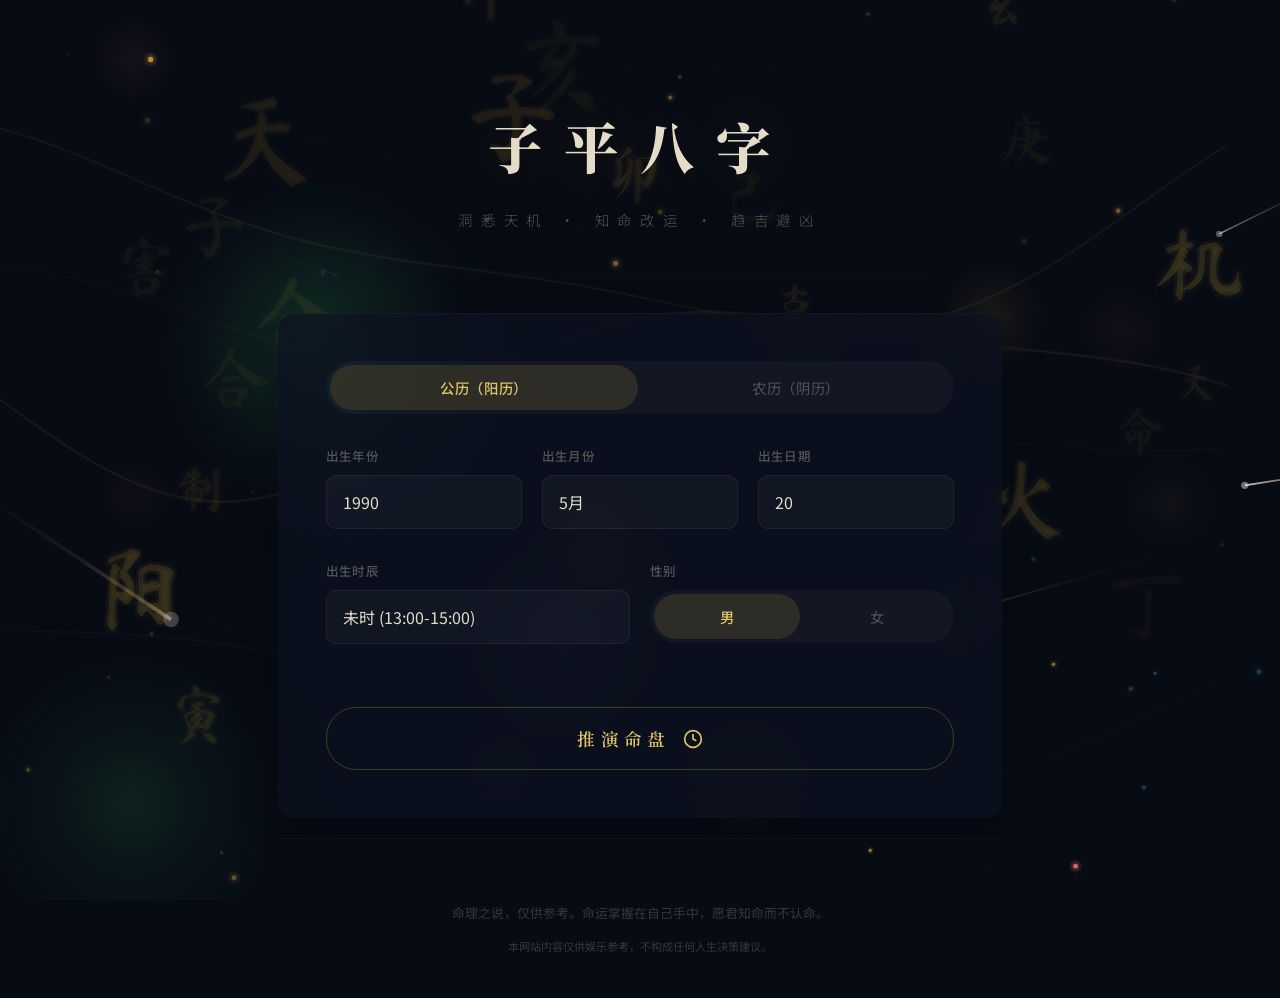
<file: index.html>
<!DOCTYPE html>
<html lang="zh-CN">
<head>
  <meta charset="UTF-8">
  <meta name="viewport" content="width=device-width, initial-scale=1.0">
  <title>子平八字 · 命理预测</title>
  <link rel="preconnect" href="https://fonts.googleapis.com">
  <link rel="preconnect" href="https://fonts.gstatic.com" crossorigin>
  <link href="https://fonts.googleapis.com/css2?family=Ma+Shan+Zheng&family=Noto+Sans+SC:wght@300;400;500;700&family=Noto+Serif+SC:wght@400;600;700;900&display=swap" rel="stylesheet">
  <link rel="stylesheet" href="css/style.css">
</head>
<body>
  <canvas id="particles"></canvas>

  <div class="container">
    <!-- Header -->
    <header class="header">
      <h1 class="title">子平八字</h1>
      <p class="subtitle">洞悉天机 · 知命改运 · 趋吉避凶</p>
    </header>

    <!-- Input Section -->
    <section class="input-section" id="inputSection">
      <div class="card">
        <div class="calendar-toggle">
          <button class="toggle-btn active" data-calendar="solar" id="btnSolar">公历（阳历）</button>
          <button class="toggle-btn" data-calendar="lunar" id="btnLunar">农历（阴历）</button>
        </div>

        <!-- Solar Calendar Inputs -->
        <div class="date-inputs" id="solarInputs">
          <div class="input-group">
            <label>出生年份</label>
            <input type="number" id="solarYear" placeholder="1990" min="1900" max="2100" value="1990">
          </div>
          <div class="input-group">
            <label>出生月份</label>
            <select id="solarMonth">
              <option value="1">1月</option><option value="2">2月</option><option value="3">3月</option>
              <option value="4">4月</option><option value="5" selected>5月</option><option value="6">6月</option>
              <option value="7">7月</option><option value="8">8月</option><option value="9">9月</option>
              <option value="10">10月</option><option value="11">11月</option><option value="12">12月</option>
            </select>
          </div>
          <div class="input-group">
            <label>出生日期</label>
            <input type="number" id="solarDay" placeholder="20" min="1" max="31" value="20">
          </div>
        </div>

        <!-- Lunar Calendar Inputs -->
        <div class="date-inputs hidden" id="lunarInputs">
          <div class="input-group">
            <label>农历年份</label>
            <input type="number" id="lunarYear" placeholder="1990" min="1900" max="2100" value="1990">
          </div>
          <div class="input-group">
            <label>农历月份</label>
            <select id="lunarMonth"></select>
          </div>
          <div class="input-group">
            <label>农历日期</label>
            <select id="lunarDay"></select>
          </div>
          <div class="input-group" id="leapGroup" style="display:none">
            <label>闰月</label>
            <select id="lunarLeap">
              <option value="0">否</option>
              <option value="1">是（闰月）</option>
            </select>
          </div>
        </div>

        <!-- Birth Time & Gender -->
        <div class="input-row">
          <div class="input-group">
            <label>出生时辰</label>
            <select id="birthHour">
              <option value="0">子时 (23:00-01:00)</option>
              <option value="1">丑时 (01:00-03:00)</option>
              <option value="2">寅时 (03:00-05:00)</option>
              <option value="3">卯时 (05:00-07:00)</option>
              <option value="4">辰时 (07:00-09:00)</option>
              <option value="5">巳时 (09:00-11:00)</option>
              <option value="6">午时 (11:00-13:00)</option>
              <option value="7" selected>未时 (13:00-15:00)</option>
              <option value="8">申时 (15:00-17:00)</option>
              <option value="9">酉时 (17:00-19:00)</option>
              <option value="10">戌时 (19:00-21:00)</option>
              <option value="11">亥时 (21:00-23:00)</option>
            </select>
          </div>
          <div class="input-group">
            <label>性别</label>
            <div class="gender-toggle">
              <button class="toggle-btn active" data-gender="male" id="btnMale">男</button>
              <button class="toggle-btn" data-gender="female" id="btnFemale">女</button>
            </div>
          </div>
        </div>

        <button class="submit-btn" id="submitBtn">
          <span class="btn-text">推演命盘</span>
          <svg class="btn-icon" width="20" height="20" viewBox="0 0 24 24" fill="none" stroke="currentColor" stroke-width="2">
            <circle cx="12" cy="12" r="10"/>
            <path d="M12 6v6l4 2"/>
          </svg>
        </button>
      </div>
    </section>

    <!-- Loading -->
    <div class="loading hidden" id="loading">
      <div class="yin-yang-spinner"></div>
      <p>推演天机中...</p>
    </div>

    <!-- Results Container -->
    <div class="results hidden" id="results">

      <!-- Four Pillars -->
      <section class="pillars-section">
        <h2 class="section-title">八字排盘</h2>
        <div class="pillars-grid" id="pillarsGrid"></div>
      </section>

      <!-- Five Elements Summary -->
      <section class="elements-section">
        <h2 class="section-title">五行分布</h2>
        <div class="elements-content" id="elementsContent"></div>
      </section>

      <!-- Ten Gods Summary -->
      <section class="gods-section">
        <h2 class="section-title">十神总览</h2>
        <div class="ten-gods-table" id="tenGodsTable"></div>
      </section>

      <!-- Shen Sha -->
      <section class="shensha-section">
        <h2 class="section-title">神煞</h2>
        <div class="shensha-grid" id="shenshaGrid"></div>
      </section>

      <!-- Da Yun -->
      <section class="dayun-section">
        <h2 class="section-title">大运流年</h2>
        <div class="dayun-info" id="dayunInfo"></div>
        <div class="dayun-timeline" id="dayunTimeline"></div>
      </section>

      <!-- Liu Nian -->
      <section class="liunian-section">
        <h2 class="section-title">流年分析</h2>
        <div class="liunian-content" id="liunianContent"></div>
      </section>

      <!-- Predictions -->
      <section class="predictions-section">
        <h2 class="section-title">命理预测</h2>
        <div class="pred-tabs" id="predTabs">
          <button class="pred-tab active" data-tab="yearly">逐年运势</button>
          <button class="pred-tab" data-tab="love">爱情姻缘</button>
          <button class="pred-tab" data-tab="wealth">财运事业</button>
          <button class="pred-tab" data-tab="health">健康平安</button>
          <button class="pred-tab" data-tab="caution">近期注意</button>
          <button class="pred-tab" data-tab="advice">当前建议</button>
        </div>
        <div class="pred-content" id="predContent"></div>
      </section>

      <!-- Edit Button -->
      <div class="edit-section">
        <button class="edit-btn" id="editBtn">重新输入</button>
      </div>
    </div>

    <!-- Footer -->
    <footer class="footer">
      <p>命理之说，仅供参考。命运掌握在自己手中，愿君知命而不认命。</p>
      <p class="footer-disclaimer">本网站内容仅供娱乐参考，不构成任何人生决策建议。</p>
    </footer>
  </div>

  <script src="js/calendar.js"></script>
  <script src="js/bazi-core.js"></script>
  <script src="js/gods-stars.js"></script>
  <script src="js/dayun.js"></script>
  <script src="js/predictions.js"></script>
  <script src="js/deepseek.js"></script>
  <script src="js/app.js"></script>
</body>
</html>
</file>
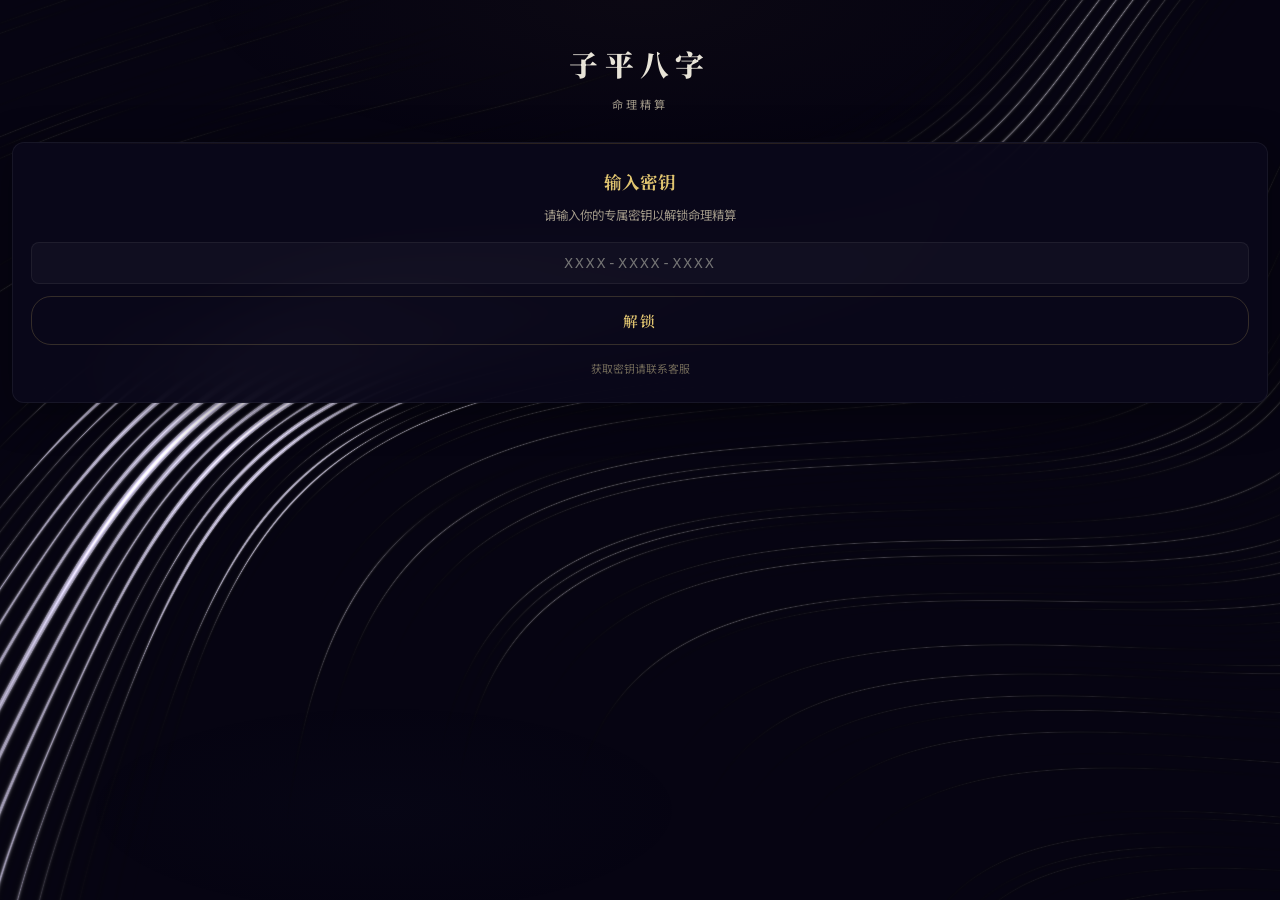
<file: m/index.html>
<!DOCTYPE html>
<html lang="zh-CN">
<head>
  <meta charset="UTF-8">
  <meta name="viewport" content="width=device-width,initial-scale=1,maximum-scale=1,user-scalable=no">
  <title>子平八字 · 命理精算</title>
  <link rel="preconnect" href="https://fonts.googleapis.com">
  <link rel="preconnect" href="https://fonts.gstatic.com" crossorigin>
  <link href="https://fonts.googleapis.com/css2?family=Ma+Shan+Zheng&family=Noto+Sans+SC:wght@300;400;500;700&family=Noto+Serif+SC:wght@400;600;700;900&display=swap" rel="stylesheet">
  <link rel="stylesheet" href="css/style.css">
</head>
<body>
  <div id="bgCanvas"></div>
  <div class="container">
    <header class="header"><h1 class="title">子平八字</h1><p class="subtitle">命理精算</p></header>

    <!-- KEY GATE -->
    <div class="input-card" id="gateScreen">
      <h2 style="font-family:var(--font-display);font-size:1.1rem;color:var(--gold-light);text-align:center;margin-bottom:8px">输入密钥</h2>
      <p style="color:var(--text-dim);font-size:.78rem;text-align:center;margin-bottom:16px">请输入你的专属密钥以解锁命理精算</p>
      <input type="text" id="keyInput" placeholder="XXXX-XXXX-XXXX" autocomplete="off" autocorrect="off" autocapitalize="characters" style="width:100%;background:rgba(255,255,255,.03);border:1px solid rgba(255,255,255,.06);border-radius:8px;padding:12px;color:var(--text);font-size:.9rem;text-align:center;letter-spacing:.15em;outline:0;font-family:monospace">
      <button class="submit-btn" id="unlockBtn" style="margin-top:12px">解锁</button>
      <p id="keyError" style="color:var(--red);font-size:.72rem;text-align:center;margin-top:8px;display:none">密钥无效或已被使用</p>
      <p style="color:var(--text-muted);font-size:.68rem;text-align:center;margin-top:14px">获取密钥请联系客服</p>
    </div>

    <!-- APP (hidden until unlocked) -->
    <div id="appContent" class="hidden">
    <div class="input-card" id="inputSection">
      <div class="calendar-toggle">
        <button class="toggle-btn active" data-calendar="solar" id="btnSolar">公历</button>
        <button class="toggle-btn" data-calendar="lunar" id="btnLunar">农历</button>
      </div>
      <div class="date-inputs" id="solarInputs">
        <div class="input-group"><label>年份</label><input type="number" id="solarYear" value="2006" min="1900" max="2100" inputmode="numeric"></div>
        <div class="input-group"><label>月份</label><select id="solarMonth"><option value="1">1月</option><option value="2">2月</option><option value="3">3月</option><option value="4">4月</option><option value="5" selected>5月</option><option value="6">6月</option><option value="7">7月</option><option value="8">8月</option><option value="9">9月</option><option value="10">10月</option><option value="11">11月</option><option value="12">12月</option></select></div>
        <div class="input-group"><label>日期</label><input type="number" id="solarDay" value="17" min="1" max="31" inputmode="numeric"></div>
      </div>
      <div class="date-inputs hidden" id="lunarInputs">
        <div class="input-group"><label>年份</label><input type="number" id="lunarYear" value="2006" min="1900" max="2100" inputmode="numeric"></div>
        <div class="input-group"><label>月份</label><select id="lunarMonth"></select></div>
        <div class="input-group"><label>日期</label><select id="lunarDay"></select></div>
      </div>
      <div class="input-row">
        <div class="input-group"><label>时辰</label><select id="birthHour"><option value="0">子 23-01</option><option value="1">丑 01-03</option><option value="2">寅 03-05</option><option value="3">卯 05-07</option><option value="4">辰 07-09</option><option value="5">巳 09-11</option><option value="6" selected>午 11-13</option><option value="7">未 13-15</option><option value="8">申 15-17</option><option value="9">酉 17-19</option><option value="10">戌 19-21</option><option value="11">亥 21-23</option></select></div>
        <div class="input-group"><label>性别</label><div class="gender-toggle"><button class="toggle-btn active" data-gender="male" id="btnMale">男</button><button class="toggle-btn" data-gender="female" id="btnFemale">女</button></div></div>
      </div>
      <button class="submit-btn" id="submitBtn">推演命盘</button>
    </div>

    <div class="loading-screen hidden" id="loadingScreen"><div class="loading-spin"></div><p id="loadingText">推演天机...</p></div>
    <div class="results hidden" id="results"><div class="report" id="reportContent"></div><div class="edit-section"><button class="edit-btn" id="editBtn">重新输入</button></div></div>
    <footer class="footer"><p>命理之说，仅供参考</p></footer>
    </div><!-- /appContent -->
  </div>

  <script src="../js/calendar.js"></script>
  <script src="../js/bazi-core.js"></script>
  <script src="../js/gods-stars.js"></script>
  <script src="../js/dayun.js"></script>
  <script src="js/linewaves-bg.js"></script>
  <script src="js/token-manager.js"></script>
  <script>
  (function() {
    'use strict';
    var Core=window.BaziCore, Calendar=window.BaziCalendar, Gods=window.GodsStars, DaYun=window.DaYun;
    var $=function(id){return document.getElementById(id);};
    var API_KEY='sk-32ae8ceae83a4502b115282ef8a95882', API_URL='https://api.deepseek.com/v1/chat/completions';

    LineWaves.init($('bgCanvas'), {speed:0.2,innerLineCount:30,outerLineCount:36,warpIntensity:.8,rotation:-42,brightness:.12,colorCycleSpeed:.7,color1:'#ffffff',color2:'#d0c8f0',color3:'#a090d0',enableMouse:false,mouseInfluence:0});

    var TM=window.TokenManager;

    // ─── Pre-approved token list ───
    var VALID_TOKENS=[
      'PM7Q-NCF4-P2AX','ULVJ-WEV8-WWPF','BNBQ-5ETC-FJPV','EQET-M5CD-WSB4',
      'P42V-VGQZ-W8AB','9B2L-GBGX-R34P','DU35-DQ36-VCCF','6JK5-BNVT-RGJM',
      'ZMLD-V8X8-B7XN','XFRS-U6DP-WU5F'
    ];

    // ─── Token Gate ───
    var urlToken=TM.getTokenFromURL();

    function tryUnlock(key){
      if(!key||key.length<8){$('keyError').textContent='请输入有效密钥';$('keyError').style.display='block';return;}
      // Check if token is in the approved list
      if(VALID_TOKENS.indexOf(key)===-1){$('keyError').textContent='密钥无效';$('keyError').style.display='block';return;}
      if(TM.isTokenUsed(key)){$('keyError').textContent='此密钥已被使用，请联系客服获取新密钥';$('keyError').style.display='block';return;}
      TM.markUsed(key);
      $('gateScreen').classList.add('hidden');
      $('appContent').classList.remove('hidden');
      $('keyError').style.display='none';
    }

    // Auto-unlock if URL has valid token
    if(urlToken){tryUnlock(urlToken);}

    $('unlockBtn').addEventListener('click',function(){
      tryUnlock($('keyInput').value.trim().toUpperCase());
    });
    $('keyInput').addEventListener('keydown',function(e){if(e.key==='Enter')$('unlockBtn').click();});

    var bazi=null, gender='male', calType='solar';

    $('btnSolar').addEventListener('click',function(){calType='solar';$('btnSolar').classList.add('active');$('btnLunar').classList.remove('active');$('solarInputs').classList.remove('hidden');$('lunarInputs').classList.add('hidden');});
    $('btnLunar').addEventListener('click',function(){calType='lunar';$('btnLunar').classList.add('active');$('btnSolar').classList.remove('active');$('solarInputs').classList.add('hidden');$('lunarInputs').classList.remove('hidden');uLunar();});
    $('btnMale').addEventListener('click',function(){gender='male';$('btnMale').classList.add('active');$('btnFemale').classList.remove('active');});
    $('btnFemale').addEventListener('click',function(){gender='female';$('btnFemale').classList.add('active');$('btnMale').classList.remove('active');});

    function uLunar(){var y=parseInt($('lunarYear').value)||2006,m=Calendar.getLunarMonths(y),s=$('lunarMonth');s.innerHTML='';m.forEach(function(x){var o=document.createElement('option');o.value=x.num+(x.isLeap?'_leap':'');o.textContent=(x.isLeap?'闰':'')+x.num+'月';s.appendChild(o);});uLunarDays();}
    function uLunarDays(){var y=parseInt($('lunarYear').value)||2006,mv=$('lunarMonth').value,ms=Calendar.getLunarMonths(y),ds=$('lunarDay'),sm=null;ms.forEach(function(x){if((x.num+(x.isLeap?'_leap':''))===mv)sm=x;});if(!sm)sm=ms[0];ds.innerHTML='';var dn=['','初一','初二','初三','初四','初五','初六','初七','初八','初九','初十','十一','十二','十三','十四','十五','十六','十七','十八','十九','二十','廿一','廿二','廿三','廿四','廿五','廿六','廿七','廿八','廿九','三十'];for(var d=1;d<=sm.days;d++){var o=document.createElement('option');o.value=d;o.textContent=dn[d]||d;ds.appendChild(o);}}
    $('lunarYear').addEventListener('change',uLunar);$('lunarMonth').addEventListener('change',uLunarDays);uLunar();

    function getBirth(){var y,m,d;if(calType==='solar'){y=parseInt($('solarYear').value)||2006;m=parseInt($('solarMonth').value)||5;d=parseInt($('solarDay').value)||17;}else{var ly=parseInt($('lunarYear').value)||2006,mv=$('lunarMonth').value,il=mv.indexOf('_leap')>=0,lm=parseInt(mv),ld=parseInt($('lunarDay').value)||1;var sol=Calendar.lunarToSolar(ly,lm,ld,il);if(!sol){alert('农历转换失败');return null;}y=sol.year;m=sol.month;d=sol.day;}return {year:y,month:m,day:d,hourBranchIndex:parseInt($('birthHour').value)||0};}

    function buildProfile(birth){
      var b=Core.calculateBazi(birth.year,birth.month,birth.day,birth.hourBranchIndex);
      var et=Core.tallyFiveElements(b),ea=Gods.analyzeElementBalance(et,b),st=Core.assessDayMasterStrength(b,et);
      var tg=Gods.getAllTenGods(b),ss=Gods.calculateShenSha(b),pt=Gods.analyzePattern(b,tg,st);
      var ys=b.year.stem,dy=DaYun.calculateDaYun(birth.year,birth.month,birth.day,gender,ys,{stem:b.month.stem,branch:b.month.branch});
      var now=new Date(),bd=new Date(birth.year,birth.month-1,birth.day),age=now.getFullYear()-bd.getFullYear();
      if(now.getMonth()<bd.getMonth()||(now.getMonth()===bd.getMonth()&&now.getDate()<bd.getDate()))age--;
      bazi=b;bazi.elementsTally=et;bazi.elementAnalysis=ea;bazi.strength=st;bazi.tenGods=tg;bazi.shensha=ss;
      bazi.pattern=pt;bazi.dayun=dy;bazi.age=age;bazi.currentDayun=DaYun.getCurrentDaYun(dy,age);
      bazi.liuNian=DaYun.calculateLiuNian(2026);bazi.liuNianAnalysis=DaYun.analyzeLiuNianInteraction(b,bazi.liuNian,bazi.currentDayun);
      bazi.birth=birth;bazi.ageVal=age;
      function se(c){for(var i=0;i<Core.STEMS.length;i++)if(Core.STEMS[i].char===c)return Core.STEMS[i].element;return'?';}
      function fh(bc){var hs=Core.HIDDEN_STEMS[bc]||[];return hs.map(function(h){return h.stem+'('+se(h.stem)+')';}).join(' ');}
      var hb=['子','丑','寅','卯','辰','巳','午','未','申','酉','戌','亥'];
      var p=['出生：公历'+birth.year+'年'+birth.month+'月'+birth.day+'日 '+hb[birth.hourBranchIndex]+'时 '+gender];
      p.push('八字：'+b.year.stem.char+b.year.branch.char+' '+b.month.stem.char+b.month.branch.char+' '+b.day.stem.char+b.day.branch.char+' '+b.hour.stem.char+b.hour.branch.char);
      p.push('日主：'+b.day.stem.char+'（'+b.day.stem.element+'），坐'+b.day.branch.char);
      p.push('格局：'+pt.primaryPattern+(pt.specialPatterns.length?' / '+pt.specialPatterns.join(' / '):''));
      p.push('强弱：'+st.level+'（'+(st.score*100).toFixed(0)+'分），用神='+st.favorable.join('、')+'，忌神='+st.unfavorable.join('、'));
      p.push('五行：'+ea.map(function(x){return x.element+x.percentage.toFixed(0)+'%('+x.status+')';}).join(' '));
      p.push('十神：年'+tg.year.stemGod+' 月'+tg.month.stemGod+' 日主 时'+tg.hour.stemGod);
      if(ss.length>0)p.push('神煞：'+ss.map(function(x){return x.name;}).join(' '));
      p.push('大运起运'+dy.startAge+'岁，当前'+age+'岁');
      dy.pillars.forEach(function(d,i){var tg2=Gods.getTenGod(b.day.stem,d.stem),cur=(age>=d.ageStart&&age<=d.ageEnd);p.push(' 大运'+(i+1)+'：'+d.stem.char+d.branch.char+' '+tg2+' '+d.ageStart+'-'+d.ageEnd+'岁'+(cur?' ←当前':''));});
      return {bazi:b,profile:p.join('\n')};
    }

    function callAI(sys,usr){return new Promise(function(ok,fail){var x=new XMLHttpRequest();x.open('POST',API_URL,true);x.setRequestHeader('Content-Type','application/json');x.setRequestHeader('Authorization','Bearer '+API_KEY);x.timeout=90000;x.onload=function(){if(x.status>=200&&x.status<300){var d=JSON.parse(x.responseText);if(d.choices&&d.choices[0])ok(d.choices[0].message.content);else fail(new Error('API异常'));}else fail(new Error('HTTP '+x.status));};x.onerror=function(){fail(new Error('网络错误'));};x.ontimeout=function(){fail(new Error('超时'));};x.send(JSON.stringify({model:'deepseek-chat',messages:[{role:'system',content:sys},{role:'user',content:usr}],temperature:.9,max_tokens:6000,top_p:.95}));});}

    function renderAI(text){
      text=text.replace(/^.*?(?:好的|遵照|以下是|根据|我来|让我|现在|明白了).*?\n/,'').replace(/^\s*\n+/,'');
      var h='', secs=text.split(/\n(?=##\s)/);
      secs.forEach(function(sec){
        sec=sec.trim();if(!sec)return;
        h+='<div class="report-card">';
        var lines=sec.split('\n'),inT=false,tH='',inL=false;
        lines.forEach(function(l){
          l=l.trim();if(!l){if(inT){h+=tH+'</table>';tH='';inT=false;}if(inL){h+='</ul>';inL=false;}return;}
          if(/^##\s/.test(l)){h+='<h2>'+l.replace(/^##\s*/,'')+'</h2>';return;}
          if(/^###\s/.test(l)){h+='<h3>'+l.replace(/^###\s*/,'')+'</h3>';return;}
          if(/^####\s/.test(l)){h+='<h4>'+l.replace(/^####\s*/,'')+'</h4>';return;}
          if(/^[\-\*]\s/.test(l)){if(!inL){h+='<ul>';inL=true;}h+='<li>'+l.replace(/^[\-\*]\s*/,'')+'</li>';return;}
          if(l.indexOf('|')>=0&&l.indexOf('---')<0){if(inL){h+='</ul>';inL=false;}if(!inT){tH='<table class="pillars-table">';inT=true;}var cs=l.split('|').map(function(c){return c.trim();}).filter(function(c){return c;});var ih=/^\*\*/.test(cs[0]||'');tH+='<tr>';cs.forEach(function(c){c=c.replace(/\*\*/g,'');tH+=ih?'<th>'+c+'</th>':'<td>'+c+'</td>';});tH+='</tr>';return;}
          if(inL){h+='</ul>';inL=false;}
          h+='<p>'+l.replace(/\*\*(.*?)\*\*/g,'<strong>$1</strong>')+'</p>';
        });
        if(inT){h+=tH+'</table>';}if(inL){h+='</ul>';}
        h+='</div><div class="ornament">◆</div>';
      });
      return h;
    }

    $('submitBtn').addEventListener('click',function(){
      var birth=getBirth();if(!birth)return;
      $('inputSection').classList.add('hidden');$('loadingScreen').classList.remove('hidden');$('results').classList.add('hidden');
      var result=buildProfile(birth);bazi=result.bazi;
      var sys='你是一位精通子平八字与紫微斗数的命理分析师。你的任务是基于命盘数据进行客观、精准、详尽的命理分析。所有断语必须从命盘的具体干支出发。文风冷静、专业、详实。';
      var usr='以下是命主的完整八字命盘数据：\n\n'+result.profile+'\n\n请基于以上数据输出完整命理分析报告，结构如下：\n\n## 一、八字命盘\n四柱表格 + 日主概述\n\n## 二、性格分析\n从五行、十神、地支组合分析性格特征\n\n## 三、亲情与原生家庭\n年柱月柱对应的父母宫位分析\n\n## 四、感情婚姻\n夫妻宫分析 + 感情时间线表格\n\n## 五、财运分析\n财星分布 + 财运时间线\n\n## 六、健康分析\n五行偏枯与脏腑对应 + 健康风险\n\n## 七、人际关系\n社交模式分析\n\n## 八、逐年运势\n每年独立段落，格式：#### 20XX年（X岁）\n\n## 九、大运走势\n每步大运主题\n\n## 十、建议\n调候建议、宜忌行业、方位、颜色\n\n格式：markdown，表格对齐，客观叙述。总字数3000以上。';
      $('loadingText').textContent='正在排盘...';
      setTimeout(function(){
        $('loadingText').textContent='AI 精算中...';
        callAI(sys,usr).then(function(raw){$('loadingScreen').classList.add('hidden');$('results').classList.remove('hidden');$('reportContent').innerHTML=renderAI(raw);$('results').scrollIntoView({behavior:'smooth',block:'start'});}).catch(function(e){console.error(e);$('loadingScreen').classList.add('hidden');renderFallback(bazi);$('results').classList.remove('hidden');$('results').scrollIntoView({behavior:'smooth',block:'start'});});
      },500);
    });

    function renderFallback(b){
      var st=b.strength,pt=b.pattern,ea=b.elementAnalysis,ss=b.shensha,tg=b.tenGods,dy=b.dayun,a=b.age;
      var EC={'木':'#5ab87a','火':'#e05555','土':'#c9a840','金':'#c8ccd4','水':'#5a8ac0'},EK={'木':'wood','火':'fire','土':'earth','金':'metal','水':'water'};
      var C=function(t,bd){return '<div class="report-card"><h2>'+t+'</h2>'+bd+'</div><div class="ornament">◆</div>';};
      var h='';
      var p1='<table class="pillars-table"><tr><th></th><th>年</th><th>月</th><th>日</th><th>时</th></tr>';
      p1+='<tr><td>天干</td><td>'+b.year.stem.char+'</td><td>'+b.month.stem.char+'</td><td class="dm-cell">'+b.day.stem.char+'</td><td>'+b.hour.stem.char+'</td></tr>';
      p1+='<tr><td>十神</td><td>'+tg.year.stemGod+'</td><td>'+tg.month.stemGod+'</td><td class="dm-cell">日主</td><td>'+tg.hour.stemGod+'</td></tr>';
      p1+='<tr><td>地支</td><td>'+b.year.branch.char+'</td><td>'+b.month.branch.char+'</td><td class="dm-cell">'+b.day.branch.char+'</td><td>'+b.hour.branch.char+'</td></tr>';
      p1+='<tr><td>纳音</td><td>'+b.year.nayin+'</td><td>'+b.month.nayin+'</td><td class="dm-cell">'+b.day.nayin+'</td><td>'+b.hour.nayin+'</td></tr>';
      p1+='</table><p>日主<strong>'+b.day.stem.char+'</strong>（'+b.day.stem.element+'），生于'+b.month.branch.char+'月。'+pt.description+'</p>';
      h+=C('一、八字命盘',p1);
      var p2='<p>日主<strong>'+st.level+'</strong>（'+(st.score*100).toFixed(0)+'分）。用神：<strong style="color:'+(EC[st.favorable[0]]||'var(--gold-light)')+'">'+st.favorable.join('、')+'</strong>。忌神：<strong style="color:var(--red)">'+st.unfavorable.join('、')+'</strong>。</p>';
      p2+='<div class="elem-bars">';ea.forEach(function(x){p2+='<div class="elem-row"><span class="elem-icon" style="color:'+EC[x.element]+'">'+x.element+'</span><div class="elem-track"><div class="elem-fill '+EK[x.element]+'" style="width:'+x.percentage+'%"></div></div><span class="elem-pct">'+x.status+'</span></div>';});p2+='</div>';
      if(ss.length>0){p2+='<div class="tag-row">';ss.forEach(function(s){p2+='<span class="tag '+(s.type==='auspicious'?'good':'warn')+'">'+s.name+'</span>';});p2+='</div>';}
      h+=C('二、格局诊断',p2);
      var p3='<p>起运<strong>'+dy.startAge+'岁</strong> · '+dy.direction+' · 当前<strong>'+a+'岁</strong></p><div class="timeline">';
      dy.pillars.forEach(function(d){var tg2=Gods.getTenGod(b.day.stem,d.stem),cur=(a>=d.ageStart&&a<=d.ageEnd);p3+='<div class="tl-item'+(cur?'" style="background:rgba(240,216,120,0.04)"':'')+'"><span class="tl-year">'+d.stem.char+d.branch.char+'</span><span class="tl-text">'+tg2+' · '+d.ageStart+'-'+d.ageEnd+'岁'+(cur?' ◀':'')+'</span></div>';});p3+='</div>';
      h+=C('三、大运',p3);
      h='<div class="report-card"><div class="highlight-box"><p>AI 暂不可用，以上为基础命盘。请检查网络后重试。</p></div></div>'+h;
      $('reportContent').innerHTML=h;
    }

    $('editBtn').addEventListener('click',function(){$('results').classList.add('hidden');$('inputSection').classList.remove('hidden');window.scrollTo({top:0,behavior:'smooth'});});
  })();
  </script>
</body>
</html>
</file>
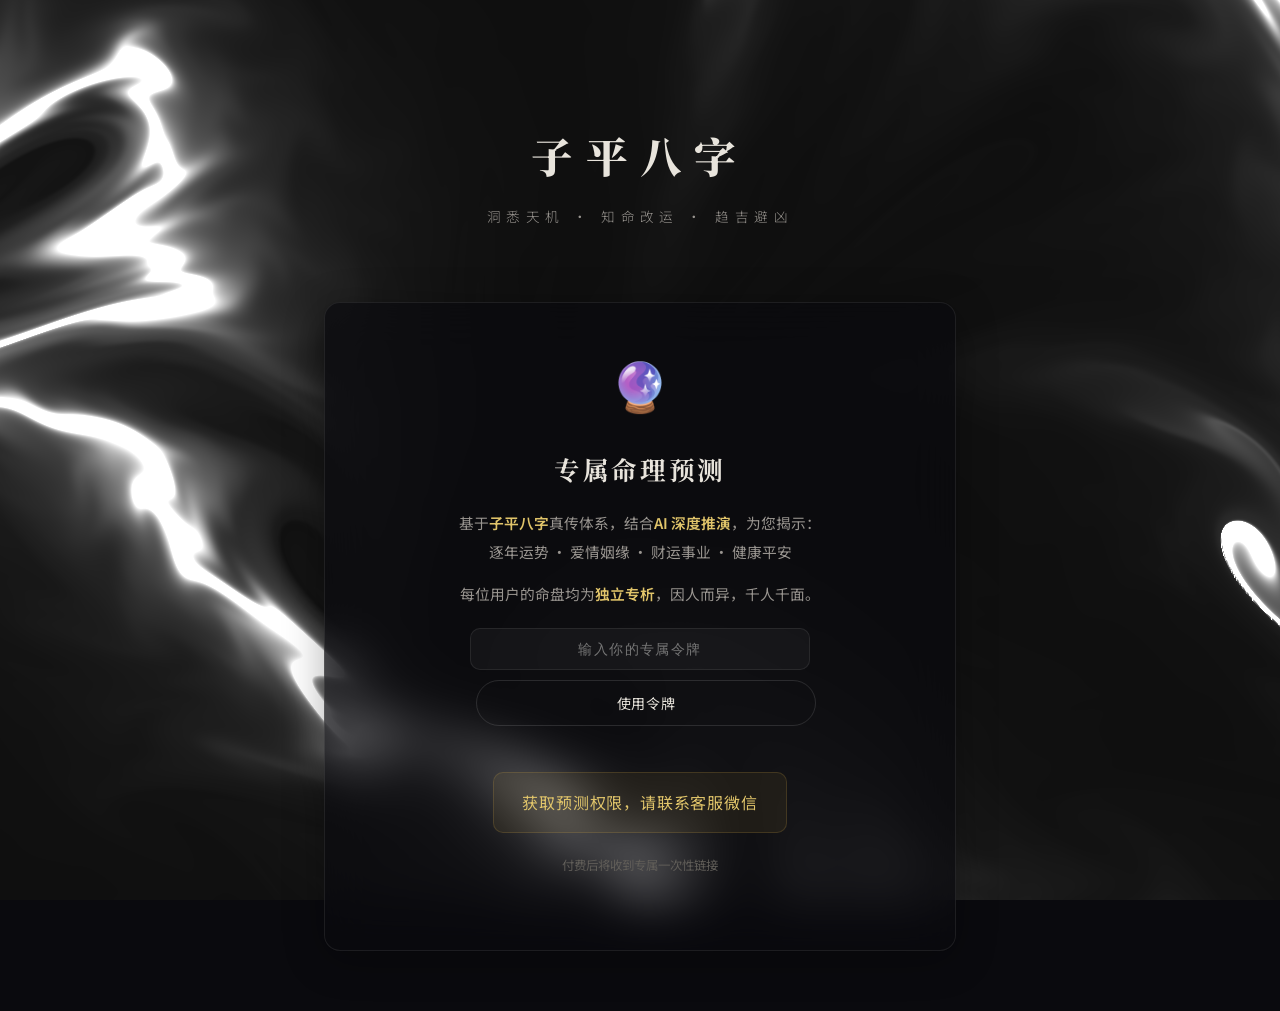
<file: paid/index.html>
<!DOCTYPE html>
<html lang="zh-CN">
<head>
  <meta charset="UTF-8">
  <meta name="viewport" content="width=device-width, initial-scale=1.0">
  <title>子平八字 · 命理预测</title>
  <link rel="preconnect" href="https://fonts.googleapis.com">
  <link rel="preconnect" href="https://fonts.gstatic.com" crossorigin>
  <link href="https://fonts.googleapis.com/css2?family=Ma+Shan+Zheng&family=Noto+Sans+SC:wght@300;400;500;700&family=Noto+Serif+SC:wght@400;600;700;900&display=swap" rel="stylesheet">
  <link rel="stylesheet" href="css/style.css">
</head>
<body>
  <!-- WebGL Background container -->
  <div id="liquidBg"></div>

  <div class="container">

    <!-- ===== GATE: No Token (Paywall) ===== -->
    <div class="gate-screen" id="gateNoToken">
      <header class="header">
        <h1 class="title">子平八字</h1>
        <p class="subtitle">洞悉天机 · 知命改运 · 趋吉避凶</p>
      </header>

      <div class="glass-card gate-screen">
        <span class="gate-icon">🔮</span>
        <h2>专属命理预测</h2>
        <p>基于<span class="highlight">子平八字</span>真传体系，结合<span class="highlight">AI 深度推演</span>，为您揭示：
          <br>逐年运势 · 爱情姻缘 · 财运事业 · 健康平安</p>
        <p>每位用户的命盘均为<span class="highlight">独立专析</span>，因人而异，千人千面。</p>

        <!-- Manual token input -->
        <div style="max-width:340px;margin:20px auto">
          <input type="text" id="manualToken" placeholder="输入你的专属令牌" style="width:100%;background:rgba(255,255,255,0.04);border:1px solid rgba(255,255,255,0.08);border-radius:10px;padding:12px 14px;color:var(--text);font-size:0.9rem;outline:none;text-align:center;letter-spacing:0.1em">
          <button class="generate-btn" id="useTokenBtn" style="width:100%;margin-top:10px">使用令牌</button>
          <p id="tokenError" style="color:var(--red);font-size:0.74rem;margin-top:8px;display:none">令牌无效或已使用</p>
        </div>

        <div class="wechat-info" style="margin-top:20px">
          获取预测权限，请联系客服微信
        </div>
        <p style="font-size:0.78rem;color:var(--text-muted)">付费后将收到专属一次性链接</p>
      </div>
    </div>

    <!-- ===== GATE: Token Expired ===== -->
    <div class="gate-screen expired hidden" id="gateExpired">
      <header class="header">
        <h1 class="title">子平八字</h1>
        <p class="subtitle">洞悉天机 · 知命改运 · 趋吉避凶</p>
      </header>

      <div class="glass-card gate-screen expired">
        <span class="gate-icon">⏳</span>
        <h2>此链接已失效</h2>
        <p>您的专属预测链接<span class="highlight">已被使用</span>。</p>
        <p>每个链接仅可使用一次，如需再次预测，请联系客服获取新的链接。</p>
        <div class="wechat-info">联系客服微信获取新链接</div>
      </div>
    </div>

    <!-- ===== LOADING SCREEN ===== -->
    <div class="loading-screen hidden" id="loadingScreen">
      <header class="header">
        <h1 class="title">子平八字</h1>
        <p class="subtitle">洞悉天机 · 知命改运 · 趋吉避凶</p>
      </header>
      <div class="loading-spinner"></div>
      <p>正在为您推演天机...</p>
    </div>

    <!-- ===== MAIN APP (valid token) ===== -->
    <div class="app-content hidden" id="appContent">

      <header class="header">
        <h1 class="title">子平八字</h1>
        <p class="subtitle">洞悉天机 · 知命改运 · 趋吉避凶</p>
        <div class="token-badge" id="tokenBadge">专属通道</div>
      </header>

      <!-- Input Section -->
      <section class="input-section" id="inputSection">
        <div class="glass-card">
          <div class="calendar-toggle">
            <button class="toggle-btn active" data-calendar="solar" id="btnSolar">公历（阳历）</button>
            <button class="toggle-btn" data-calendar="lunar" id="btnLunar">农历（阴历）</button>
          </div>

          <div class="date-inputs" id="solarInputs">
            <div class="input-group">
              <label>出生年份</label>
              <input type="number" id="solarYear" placeholder="1990" min="1900" max="2100" value="1990">
            </div>
            <div class="input-group">
              <label>出生月份</label>
              <select id="solarMonth">
                <option value="1">1月</option><option value="2">2月</option><option value="3">3月</option>
                <option value="4">4月</option><option value="5" selected>5月</option><option value="6">6月</option>
                <option value="7">7月</option><option value="8">8月</option><option value="9">9月</option>
                <option value="10">10月</option><option value="11">11月</option><option value="12">12月</option>
              </select>
            </div>
            <div class="input-group">
              <label>出生日期</label>
              <input type="number" id="solarDay" placeholder="20" min="1" max="31" value="20">
            </div>
          </div>

          <div class="date-inputs hidden" id="lunarInputs">
            <div class="input-group">
              <label>农历年份</label>
              <input type="number" id="lunarYear" placeholder="1990" min="1900" max="2100" value="1990">
            </div>
            <div class="input-group">
              <label>农历月份</label>
              <select id="lunarMonth"></select>
            </div>
            <div class="input-group">
              <label>农历日期</label>
              <select id="lunarDay"></select>
            </div>
          </div>

          <div class="input-row">
            <div class="input-group">
              <label>出生时辰</label>
              <select id="birthHour">
                <option value="0">子时 (23:00-01:00)</option>
                <option value="1">丑时 (01:00-03:00)</option>
                <option value="2">寅时 (03:00-05:00)</option>
                <option value="3">卯时 (05:00-07:00)</option>
                <option value="4">辰时 (07:00-09:00)</option>
                <option value="5">巳时 (09:00-11:00)</option>
                <option value="6">午时 (11:00-13:00)</option>
                <option value="7" selected>未时 (13:00-15:00)</option>
                <option value="8">申时 (15:00-17:00)</option>
                <option value="9">酉时 (17:00-19:00)</option>
                <option value="10">戌时 (19:00-21:00)</option>
                <option value="11">亥时 (21:00-23:00)</option>
              </select>
            </div>
            <div class="input-group">
              <label>性别</label>
              <div class="gender-toggle">
                <button class="toggle-btn active" data-gender="male" id="btnMale">男</button>
                <button class="toggle-btn" data-gender="female" id="btnFemale">女</button>
              </div>
            </div>
          </div>

          <button class="submit-btn" id="submitBtn">推演命盘</button>
        </div>
      </section>

      <!-- Results Container -->
      <div class="results hidden" id="results">
        <section class="pillars-section">
          <h2 class="section-title">八字排盘</h2>
          <div class="pillars-grid" id="pillarsGrid"></div>
        </section>

        <section class="elements-section">
          <h2 class="section-title">五行分布</h2>
          <div class="elements-content" id="elementsContent"></div>
        </section>

        <section class="gods-section">
          <h2 class="section-title">十神总览</h2>
          <div class="ten-gods-table" id="tenGodsTable"></div>
        </section>

        <section class="shensha-section">
          <h2 class="section-title">神煞</h2>
          <div class="shensha-grid" id="shenshaGrid"></div>
        </section>

        <section class="dayun-section">
          <h2 class="section-title">大运流年</h2>
          <div class="dayun-info" id="dayunInfo"></div>
          <div class="dayun-timeline" id="dayunTimeline"></div>
        </section>

        <section class="liunian-section">
          <h2 class="section-title">流年分析</h2>
          <div class="liunian-content" id="liunianContent"></div>
        </section>

        <section class="predictions-section">
          <h2 class="section-title">命理预测</h2>
          <div class="pred-tabs" id="predTabs">
            <button class="pred-tab active" data-tab="yearly">逐年运势</button>
            <button class="pred-tab" data-tab="love">爱情姻缘</button>
            <button class="pred-tab" data-tab="wealth">财运事业</button>
            <button class="pred-tab" data-tab="health">健康平安</button>
            <button class="pred-tab" data-tab="caution">近期注意</button>
            <button class="pred-tab" data-tab="advice">当前建议</button>
          </div>
          <div class="pred-content" id="predContent"></div>
        </section>

        <div class="edit-section">
          <button class="edit-btn" id="editBtn">重新输入</button>
        </div>
      </div>

      <footer class="footer">
        <p>命理之说，仅供参考。命运掌握在自己手中。</p>
        <p class="footer-disclaimer">本网站内容仅供娱乐参考，不构成任何人生决策建议。</p>
      </footer>
    </div>
  </div>

  <!-- Core libraries (reused from free version) -->
  <script src="../js/calendar.js"></script>
  <script src="../js/bazi-core.js"></script>
  <script src="../js/gods-stars.js"></script>
  <script src="../js/dayun.js"></script>
  <script src="../js/predictions.js"></script>
  <script src="../js/deepseek.js"></script>

  <!-- Paid version scripts -->
  <script src="js/liquid-chrome.js"></script>
  <script src="js/token-manager.js"></script>

  <!-- App Logic (adapted for paid version) -->
  <script>
  (function() {
    'use strict';

    var Core = window.BaziCore;
    var Calendar = window.BaziCalendar;
    var Gods = window.GodsStars;
    var DaYun = window.DaYun;
    var Predictions = window.Predictions;
    var TM = window.TokenManager;

    var $ = function(id) { return document.getElementById(id); };

    // ─── Token Gate ───
    var token = TM.getTokenFromURL();

    function tryToken(tok) {
      if (!tok) return false;
      if (TM.isTokenUsed(tok)) {
        $('gateNoToken').classList.add('hidden');
        $('appContent').classList.add('hidden');
        $('gateExpired').classList.remove('hidden');
        if (!window._bgInited) { LiquidChrome.init($('liquidBg'), { baseColor: [0.06, 0.04, 0.04] }); window._bgInited = true; }
        return false;
      }
      TM.markUsed(tok);
      $('gateNoToken').classList.add('hidden');
      $('gateExpired').classList.add('hidden');
      $('appContent').classList.remove('hidden');
      if (!window._bgInited) { LiquidChrome.init($('liquidBg'), { baseColor: [0.07, 0.07, 0.08], speed: 0.2, amplitude: 0.25, interactive: true }); window._bgInited = true; }
      initApp();
      return true;
    }

    if (token) {
      tryToken(token);
    } else {
      // No token — show paywall with manual input
      $('gateNoToken').classList.remove('hidden');
      LiquidChrome.init($('liquidBg'), { baseColor: [0.06, 0.06, 0.06] });
      window._bgInited = true;

      // Manual token input handler
      var useTokenBtn = $('useTokenBtn');
      var manualToken = $('manualToken');
      var tokenError = $('tokenError');
      if (useTokenBtn && manualToken) {
        useTokenBtn.addEventListener('click', function() {
          var tok = manualToken.value.trim();
          if (!tryToken(tok)) {
            tokenError.style.display = 'block';
          } else {
            tokenError.style.display = 'none';
          }
        });
        manualToken.addEventListener('keydown', function(e) {
          if (e.key === 'Enter') useTokenBtn.click();
        });
      }
    }

    // ─── App Initialization ───
    var currentBazi = null;
    var currentPredictions = null;
    var gender = 'male';
    var calendarType = 'solar';
    var activeTab = 'yearly';

    function initApp() {
      // Calendar toggle
      $('btnSolar').addEventListener('click', function() {
        calendarType = 'solar';
        $('btnSolar').classList.add('active'); $('btnLunar').classList.remove('active');
        $('solarInputs').classList.remove('hidden'); $('lunarInputs').classList.add('hidden');
      });
      $('btnLunar').addEventListener('click', function() {
        calendarType = 'lunar';
        $('btnLunar').classList.add('active'); $('btnSolar').classList.remove('active');
        $('solarInputs').classList.add('hidden'); $('lunarInputs').classList.remove('hidden');
        updateLunarInputs();
      });

      // Gender toggle
      $('btnMale').addEventListener('click', function() { gender = 'male'; $('btnMale').classList.add('active'); $('btnFemale').classList.remove('active'); });
      $('btnFemale').addEventListener('click', function() { gender = 'female'; $('btnFemale').classList.add('active'); $('btnMale').classList.remove('active'); });

      // Lunar inputs
      $('lunarYear').addEventListener('change', updateLunarInputs);
      $('lunarMonth').addEventListener('change', updateLunarDays);
      updateLunarInputs();

      // Submit
      $('submitBtn').addEventListener('click', handleSubmit);

      // Edit
      $('editBtn').addEventListener('click', function() {
        $('results').classList.add('hidden');
        $('inputSection').classList.remove('hidden');
        $('inputSection').scrollIntoView({ behavior: 'smooth' });
      });

      // Prediction tabs
      document.querySelectorAll('.pred-tab').forEach(function(tab) {
        tab.addEventListener('click', function() {
          document.querySelectorAll('.pred-tab').forEach(function(t) { t.classList.remove('active'); });
          tab.classList.add('active');
          activeTab = tab.getAttribute('data-tab');
          renderPredictions(activeTab);
        });
      });
    }

    function updateLunarInputs() {
      var year = parseInt($('lunarYear').value) || 1990;
      var months = Calendar.getLunarMonths(year);
      var monthSel = $('lunarMonth');
      monthSel.innerHTML = '';
      months.forEach(function(m) {
        var opt = document.createElement('option');
        opt.value = m.num + (m.isLeap ? '_leap' : '');
        opt.textContent = (m.isLeap ? '闰' : '') + m.num + '月 (' + m.days + '天)';
        monthSel.appendChild(opt);
      });
      updateLunarDays();
    }

    function updateLunarDays() {
      var year = parseInt($('lunarYear').value) || 1990;
      var monthVal = $('lunarMonth').value;
      var months = Calendar.getLunarMonths(year);
      var daySel = $('lunarDay');
      var selectedMonth = null;
      months.forEach(function(m) {
        if ((m.num + (m.isLeap ? '_leap' : '')) === monthVal) selectedMonth = m;
      });
      if (!selectedMonth) selectedMonth = months[0];
      daySel.innerHTML = '';
      for (var d = 1; d <= selectedMonth.days; d++) {
        var opt = document.createElement('option');
        opt.value = d;
        var dayNames = ['','初一','初二','初三','初四','初五','初六','初七','初八','初九','初十','十一','十二','十三','十四','十五','十六','十七','十八','十九','二十','廿一','廿二','廿三','廿四','廿五','廿六','廿七','廿八','廿九','三十'];
        opt.textContent = dayNames[d] || d;
        daySel.appendChild(opt);
      }
    }

    function getBirthDate() {
      var year, month, day;
      if (calendarType === 'solar') {
        year = parseInt($('solarYear').value) || 1990;
        month = parseInt($('solarMonth').value) || 1;
        day = parseInt($('solarDay').value) || 1;
      } else {
        var lYear = parseInt($('lunarYear').value) || 1990;
        var monthVal = $('lunarMonth').value;
        var isLeap = monthVal.indexOf('_leap') >= 0;
        var lMonth = parseInt(monthVal);
        var lDay = parseInt($('lunarDay').value) || 1;
        var solar = Calendar.lunarToSolar(lYear, lMonth, lDay, isLeap);
        if (!solar) { alert('农历转换失败，请检查输入日期'); return null; }
        year = solar.year; month = solar.month; day = solar.day;
      }
      var maxDay = Calendar.daysInMonth(year, month);
      if (day < 1) day = 1; if (day > maxDay) day = maxDay;
      return { year: year, month: month, day: day, hourBranchIndex: parseInt($('birthHour').value) || 0 };
    }

    function handleSubmit() {
      var birth = getBirthDate();
      if (!birth) return;

      $('inputSection').classList.add('hidden');
      $('loadingScreen').classList.remove('hidden');
      $('results').classList.add('hidden');

      setTimeout(function() {
        performCalculation(birth).then(function() {
          $('loadingScreen').classList.add('hidden');
          $('results').classList.remove('hidden');
          renderAll();
          $('results').scrollIntoView({ behavior: 'smooth', block: 'start' });
        }).catch(function(err) {
          console.error('Calculation failed:', err);
          $('loadingScreen').classList.add('hidden');
          alert('推演失败，请稍后重试');
          $('inputSection').classList.remove('hidden');
        });
      }, 400);
    }

    function performCalculation(birth) {
      // Base calculation (sync)
      currentBazi = Core.calculateBazi(birth.year, birth.month, birth.day, birth.hourBranchIndex);
      currentBazi.elementsTally = Core.tallyFiveElements(currentBazi);
      currentBazi.elementAnalysis = Gods.analyzeElementBalance(currentBazi.elementsTally, currentBazi);
      currentBazi.strength = Core.assessDayMasterStrength(currentBazi, currentBazi.elementsTally);
      currentBazi.tenGods = Gods.getAllTenGods(currentBazi);
      currentBazi.shensha = Gods.calculateShenSha(currentBazi);
      currentBazi.pattern = Gods.analyzePattern(currentBazi, currentBazi.tenGods, currentBazi.strength);
      currentBazi.fateSummary = Gods.generateFateSummary(currentBazi, currentBazi.tenGods, currentBazi.strength, currentBazi.pattern, currentBazi.shensha, currentBazi.elementAnalysis);

      var yearStem = currentBazi.year.stem;
      currentBazi.dayun = DaYun.calculateDaYun(birth.year, birth.month, birth.day, gender, yearStem, { stem: currentBazi.month.stem, branch: currentBazi.month.branch });

      var today = new Date();
      var birthDate = new Date(birth.year, birth.month - 1, birth.day);
      var age = today.getFullYear() - birthDate.getFullYear();
      if (today.getMonth() < birthDate.getMonth() || (today.getMonth() === birthDate.getMonth() && today.getDate() < birthDate.getDate())) age--;
      currentBazi.age = age;
      currentBazi.currentDayun = DaYun.getCurrentDaYun(currentBazi.dayun, age);
      currentBazi.liuNian = DaYun.calculateLiuNian(2026);
      currentBazi.liuNianAnalysis = DaYun.analyzeLiuNianInteraction(currentBazi, currentBazi.liuNian, currentBazi.currentDayun);
      currentBazi.birth = birth;
      currentBazi.ageVal = age;

      // AI predictions with template fallback
      return DeepSeekAI.generatePredictions(
        currentBazi, currentBazi.strength, currentBazi.elementAnalysis,
        currentBazi.shensha, currentBazi.dayun, currentBazi.liuNian,
        currentBazi.liuNianAnalysis, currentBazi.ageVal, currentBazi.birth.year,
        currentBazi.birth.month, currentBazi.birth.day, currentBazi.pattern
      ).then(function(aiPredictions) {
        currentPredictions = aiPredictions;
        currentBazi.aiGenerated = true;
      }).catch(function(err) {
        console.warn('AI prediction failed, using template:', err.message);
        currentPredictions = Predictions.generateAllPredictions(
          currentBazi, currentBazi.strength, currentBazi.elementAnalysis,
          currentBazi.shensha, currentBazi.dayun, currentBazi.liuNian,
          currentBazi.liuNianAnalysis, currentBazi.ageVal, currentBazi.birth.year,
          currentBazi.birth.month, currentBazi.birth.day, currentBazi.pattern
        );
        currentBazi.aiGenerated = false;
      });
    }

    // ─── Render Functions ───
    function renderAll() {
      renderPillars();
      renderFatePattern();
      renderElements();
      renderTenGods();
      renderShenSha();
      renderDaYun();
      renderLiuNian();
      renderPredictions(activeTab);
    }

    function renderPillars() {
      var grid = $('pillarsGrid');
      var pillars = [
        { key: 'year', label: '年柱' },
        { key: 'month', label: '月柱' },
        { key: 'day', label: '日柱' },
        { key: 'hour', label: '时柱' }
      ];
      grid.innerHTML = '';
      pillars.forEach(function(p) {
        var data = currentBazi[p.key];
        var tenGod = currentBazi.tenGods[p.key];
        var hiddenStems = data.hiddenStems.map(function(h) { return h.stem; }).join(' ');
        var elemClass = 'elem-' + { '木':'wood','火':'fire','土':'earth','金':'metal','水':'water' }[data.stem.element];
        var card = document.createElement('div');
        card.className = 'pillar-card';
        if (data.isDayMaster) card.classList.add('day-master');
        card.innerHTML =
          '<div class="pillar-label">' + p.label + '</div>' +
          '<div class="pillar-stem">' + data.stem.char + '</div>' +
          '<div class="pillar-branch">' + data.branch.char + '</div>' +
          '<div class="pillar-element ' + elemClass + '">' + data.stem.element + '</div>' +
          '<div class="pillar-tengod">' + (tenGod ? tenGod.stemGod : '') + '</div>' +
          '<div class="pillar-nayin">' + data.nayin + '</div>' +
          '<div class="pillar-hidden">藏干: ' + hiddenStems + '</div>' +
          (data.isDayMaster ? '<div class="pillar-day-label">日主</div>' : '');
        grid.appendChild(card);
      });
    }

    function renderFatePattern() {
      var section = $('fateSection') || createFateSection();
      var pattern = currentBazi.pattern;
      var shensha = currentBazi.shensha;
      var auspicious = shensha.filter(function(s) { return s.type === 'auspicious'; });
      var inauspicious = shensha.filter(function(s) { return s.type === 'inauspicious'; });

      var html = '<h2 class="section-title">命格详解</h2>';
      html += '<div class="fate-content">';
      html += '<div class="fate-main">';
      html += '<div class="fate-pattern-badge">' + pattern.primaryPattern + '</div>';
      if (pattern.specialPatterns.length > 0) {
        html += '<div class="fate-special">' + pattern.specialPatterns.map(function(p) { return '<span class="special-tag">' + p + '</span>'; }).join('') + '</div>';
      }
      html += '<p class="fate-desc">' + pattern.description + '</p>';
      html += '</div>';

      html += '<div class="fate-summary"><h3>命局总论</h3><p>' + currentBazi.fateSummary + '</p></div>';

      if (auspicious.length > 0) {
        html += '<div class="fate-stars"><h4>吉神庇佑</h4>';
        auspicious.forEach(function(s) {
          html += '<div class="star-detail auspicious"><strong>' + s.name + '</strong><p>' + s.desc + '</p></div>';
        });
        html += '</div>';
      }
      if (inauspicious.length > 0) {
        html += '<div class="fate-stars"><h4>需注意</h4>';
        inauspicious.forEach(function(s) {
          html += '<div class="star-detail warning"><strong>' + s.name + '</strong><p>' + s.desc + '</p></div>';
        });
        html += '</div>';
      }
      html += '</div>';
      section.innerHTML = html;
    }

    function createFateSection() {
      var section = document.createElement('section');
      section.id = 'fateSection';
      var pillarsSection = document.querySelector('.pillars-section');
      pillarsSection.parentNode.insertBefore(section, pillarsSection.nextSibling);
      return section;
    }

    function renderElements() {
      var content = $('elementsContent');
      var analysis = currentBazi.elementAnalysis;
      var ELEM_COLORS = { '木':'#5ab87a','火':'#e05555','土':'#c9a840','金':'#c8ccd4','水':'#5a8ac0' };
      var ELEM_KEYS = { '木':'wood','火':'fire','土':'earth','金':'metal','水':'water' };

      var barsHTML = '<div class="elements-bars">';
      analysis.forEach(function(a) {
        barsHTML +=
          '<div class="element-bar-row">' +
          '<span class="element-bar-label" style="color:' + ELEM_COLORS[a.element] + '">' + a.element + '</span>' +
          '<div class="element-bar-track"><div class="element-bar-fill ' + ELEM_KEYS[a.element] + '" style="width:' + a.percentage + '%"></div></div>' +
          '<span class="element-bar-count">' + a.status + '</span></div>';
      });
      barsHTML += '</div>';

      var strength = currentBazi.strength;
      var verdictHTML =
        '<div class="elements-verdict"><h3>日主' + strength.level + '</h3>' +
        '<p>日主' + currentBazi.day.stem.char + '(' + currentBazi.day.stem.element + ')，综合评分' + (strength.score * 100).toFixed(0) + '分。' +
        '喜用神：' + strength.favorable.join('、') + '。忌神：' + strength.unfavorable.join('、') + '。</p></div>';
      content.innerHTML = barsHTML + verdictHTML;
    }

    function renderTenGods() {
      var table = $('tenGodsTable');
      var pillars = ['year', 'month', 'day', 'hour'];
      var labels = ['年柱', '月柱', '日柱', '时柱'];
      var html = '<table><thead><tr><th></th>';
      labels.forEach(function(l) { html += '<th>' + l + '</th>'; });
      html += '</tr></thead><tbody>';
      html += '<tr><td>天干</td>';
      pillars.forEach(function(p) {
        html += '<td' + (currentBazi.tenGods[p].stemGod === '日主' ? ' class="day-master-cell"' : '') + '>' + currentBazi[p].stem.char + '</td>';
      });
      html += '</tr><tr><td>十神</td>';
      pillars.forEach(function(p) {
        html += '<td' + (currentBazi.tenGods[p].stemGod === '日主' ? ' class="day-master-cell"' : '') + '>' + currentBazi.tenGods[p].stemGod + '</td>';
      });
      html += '</tr><tr><td>地支</td>';
      pillars.forEach(function(p) { html += '<td>' + currentBazi[p].branch.char + '</td>'; });
      html += '</tr><tr><td>纳音</td>';
      pillars.forEach(function(p) { html += '<td>' + currentBazi[p].nayin + '</td>'; });
      html += '</tr></tbody></table>';
      table.innerHTML = html;
    }

    function renderShenSha() {
      var grid = $('shenshaGrid');
      var shensha = currentBazi.shensha;
      if (shensha.length === 0) {
        grid.innerHTML = '<p style="color:var(--text-muted);text-align:center;width:100%">命局平和，未出现明显神煞</p>';
        return;
      }
      grid.innerHTML = '';
      shensha.forEach(function(s) {
        var tag = document.createElement('span');
        tag.className = 'shensha-tag ' + s.type;
        tag.textContent = s.name;
        tag.title = s.desc;
        grid.appendChild(tag);
      });
    }

    function renderDaYun() {
      var info = $('dayunInfo');
      var timeline = $('dayunTimeline');
      var dayun = currentBazi.dayun;
      var age = currentBazi.age;
      info.innerHTML = '起运年龄：<span>' + dayun.startAge + '岁</span> · 排法：<span>' + dayun.direction + '</span> · 当前年龄：<span>' + age + '岁</span>';
      timeline.innerHTML = '';
      var dmStem = currentBazi.day.stem;
      dayun.pillars.forEach(function(dy) {
        var tenGod = Gods.getTenGod(dmStem, dy.stem);
        var isCurrent = (age >= dy.ageStart && age <= dy.ageEnd);
        var card = document.createElement('div');
        card.className = 'dayun-card';
        if (isCurrent) card.classList.add('current');
        card.innerHTML =
          '<div class="dayun-age">' + dy.ageStart + '-' + dy.ageEnd + '岁</div>' +
          '<div class="dayun-stem">' + dy.stem.char + '</div>' +
          '<div class="dayun-branch">' + dy.branch.char + '</div>' +
          '<div class="dayun-tengod">' + tenGod + '</div>' +
          '<div class="dayun-nayin">' + dy.nayin + '</div>' +
          (isCurrent ? '<div style="font-size:0.62rem;color:var(--accent);margin-top:2px">当前</div>' : '');
        timeline.appendChild(card);
      });
    }

    function renderLiuNian() {
      var content = $('liunianContent');
      var liuNian = currentBazi.liuNian;
      var analysis = currentBazi.liuNianAnalysis;
      var html =
        '<div class="liunian-pillar">' +
        '<div><div style="font-size:0.72rem;color:var(--text-muted);margin-bottom:4px">天干</div><div class="liunian-stem">' + liuNian.stem.char + '</div><div style="font-size:0.7rem;color:var(--text-dim)">' + liuNian.stem.element + '</div></div>' +
        '<div style="font-size:1.2rem;color:var(--accent)">·</div>' +
        '<div><div style="font-size:0.72rem;color:var(--text-muted);margin-bottom:4px">地支</div><div class="liunian-branch">' + liuNian.branch.char + '</div><div style="font-size:0.7rem;color:var(--text-dim)">' + liuNian.branch.animal + ' · ' + liuNian.branch.element + '</div></div>' +
        '</div><div class="liunian-detail">';
      analysis.forEach(function(a) {
        var color = 'var(--text-dim)';
        if (a.type === 'clash') color = 'var(--red)';
        if (a.type === 'warning') color = 'var(--accent-light)';
        if (a.type === 'good') color = 'var(--green)';
        html += '<p style="color:' + color + ';margin-bottom:6px">' + a.text + '</p>';
      });
      html += '</div>';
      content.innerHTML = html;
    }

    function renderPredictions(category) {
      var content = $('predContent');
      var text = currentPredictions[category] || '';
      content.innerHTML = '<div class="pred-body">' + text + '</div>';
    }
  })();
  </script>
</body>
</html>
</file>
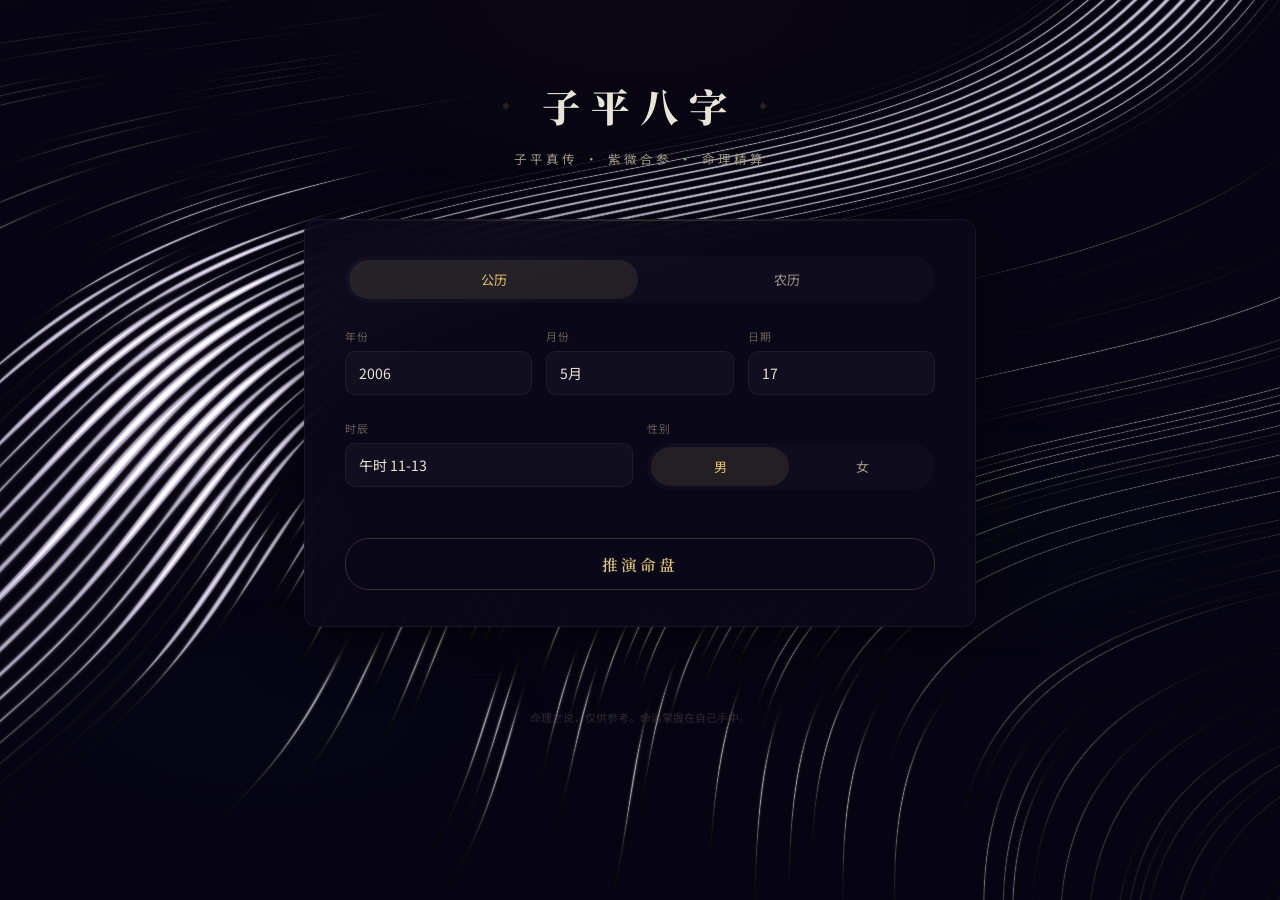
<file: pro/index.html>
<!DOCTYPE html>
<html lang="zh-CN">
<head>
  <meta charset="UTF-8">
  <meta name="viewport" content="width=device-width, initial-scale=1.0">
  <title>子平八字 Pro · 命理精算</title>
  <link rel="preconnect" href="https://fonts.googleapis.com">
  <link rel="preconnect" href="https://fonts.gstatic.com" crossorigin>
  <link href="https://fonts.googleapis.com/css2?family=Ma+Shan+Zheng&family=Noto+Sans+SC:wght@300;400;500;700&family=Noto+Serif+SC:wght@400;600;700;900&display=swap" rel="stylesheet">
  <link rel="stylesheet" href="css/style.css">
</head>
<body>
  <div id="bgCanvas"></div>
  <div class="container">
    <header class="header"><h1 class="title">子平八字</h1><p class="subtitle">子平真传 · 紫微合参 · 命理精算</p></header>

    <div class="input-card" id="inputSection">
      <div class="calendar-toggle">
        <button class="toggle-btn active" data-calendar="solar" id="btnSolar">公历</button>
        <button class="toggle-btn" data-calendar="lunar" id="btnLunar">农历</button>
      </div>
      <div class="date-inputs" id="solarInputs">
        <div class="input-group"><label>年份</label><input type="number" id="solarYear" value="2006" min="1900" max="2100"></div>
        <div class="input-group"><label>月份</label><select id="solarMonth"><option value="1">1月</option><option value="2">2月</option><option value="3">3月</option><option value="4">4月</option><option value="5" selected>5月</option><option value="6">6月</option><option value="7">7月</option><option value="8">8月</option><option value="9">9月</option><option value="10">10月</option><option value="11">11月</option><option value="12">12月</option></select></div>
        <div class="input-group"><label>日期</label><input type="number" id="solarDay" value="17" min="1" max="31"></div>
      </div>
      <div class="date-inputs hidden" id="lunarInputs">
        <div class="input-group"><label>年份</label><input type="number" id="lunarYear" value="2006" min="1900" max="2100"></div>
        <div class="input-group"><label>月份</label><select id="lunarMonth"></select></div>
        <div class="input-group"><label>日期</label><select id="lunarDay"></select></div>
      </div>
      <div class="input-row">
        <div class="input-group"><label>时辰</label><select id="birthHour"><option value="0">子时 23-01</option><option value="1">丑时 01-03</option><option value="2">寅时 03-05</option><option value="3">卯时 05-07</option><option value="4">辰时 07-09</option><option value="5">巳时 09-11</option><option value="6" selected>午时 11-13</option><option value="7">未时 13-15</option><option value="8">申时 15-17</option><option value="9">酉时 17-19</option><option value="10">戌时 19-21</option><option value="11">亥时 21-23</option></select></div>
        <div class="input-group"><label>性别</label><div class="gender-toggle"><button class="toggle-btn active" data-gender="male" id="btnMale">男</button><button class="toggle-btn" data-gender="female" id="btnFemale">女</button></div></div>
      </div>
      <button class="submit-btn" id="submitBtn">推演命盘</button>
    </div>

    <div class="loading-screen hidden" id="loadingScreen"><div class="loading-spin"></div><p id="loadingText">推演天机...</p></div>
    <div class="results hidden" id="results"><div class="report" id="reportContent"></div><div class="edit-section"><button class="edit-btn" id="editBtn">← 重新输入</button></div></div>
    <footer class="footer"><p>命理之说，仅供参考。命运掌握在自己手中。</p></footer>
  </div>

  <script src="../js/calendar.js"></script>
  <script src="../js/bazi-core.js"></script>
  <script src="../js/gods-stars.js"></script>
  <script src="../js/dayun.js"></script>
  <script src="js/linewaves-bg.js"></script>
  <script>
  (function() {
    'use strict';
    var Core=window.BaziCore, Calendar=window.BaziCalendar, Gods=window.GodsStars, DaYun=window.DaYun;
    var $=function(id){return document.getElementById(id);};
    var API_KEY='sk-32ae8ceae83a4502b115282ef8a95882', API_URL='https://api.deepseek.com/v1/chat/completions';

    LineWaves.init($('bgCanvas'), {speed:0.25,innerLineCount:36,outerLineCount:42,warpIntensity:1.0,rotation:-42,brightness:0.15,colorCycleSpeed:0.8,color1:'#ffffff',color2:'#d0c8f0',color3:'#a090d0',enableMouse:true,mouseInfluence:1.5});

    var bazi=null, gender='male', calType='solar';

    // Toggles
    $('btnSolar').addEventListener('click',function(){calType='solar';$('btnSolar').classList.add('active');$('btnLunar').classList.remove('active');$('solarInputs').classList.remove('hidden');$('lunarInputs').classList.add('hidden');});
    $('btnLunar').addEventListener('click',function(){calType='lunar';$('btnLunar').classList.add('active');$('btnSolar').classList.remove('active');$('solarInputs').classList.add('hidden');$('lunarInputs').classList.remove('hidden');uLunar();});
    $('btnMale').addEventListener('click',function(){gender='male';$('btnMale').classList.add('active');$('btnFemale').classList.remove('active');});
    $('btnFemale').addEventListener('click',function(){gender='female';$('btnFemale').classList.add('active');$('btnMale').classList.remove('active');});

    function uLunar(){var y=parseInt($('lunarYear').value)||2006,m=Calendar.getLunarMonths(y),s=$('lunarMonth');s.innerHTML='';m.forEach(function(x){var o=document.createElement('option');o.value=x.num+(x.isLeap?'_leap':'');o.textContent=(x.isLeap?'闰':'')+x.num+'月 ('+x.days+'天)';s.appendChild(o);});uLunarDays();}
    function uLunarDays(){var y=parseInt($('lunarYear').value)||2006,mv=$('lunarMonth').value,ms=Calendar.getLunarMonths(y),ds=$('lunarDay'),sm=null;ms.forEach(function(x){if((x.num+(x.isLeap?'_leap':''))===mv)sm=x;});if(!sm)sm=ms[0];ds.innerHTML='';var dn=['','初一','初二','初三','初四','初五','初六','初七','初八','初九','初十','十一','十二','十三','十四','十五','十六','十七','十八','十九','二十','廿一','廿二','廿三','廿四','廿五','廿六','廿七','廿八','廿九','三十'];for(var d=1;d<=sm.days;d++){var o=document.createElement('option');o.value=d;o.textContent=dn[d]||d;ds.appendChild(o);}}
    $('lunarYear').addEventListener('change',uLunar);$('lunarMonth').addEventListener('change',uLunarDays);uLunar();

    function getBirth(){var y,m,d;if(calType==='solar'){y=parseInt($('solarYear').value)||2006;m=parseInt($('solarMonth').value)||5;d=parseInt($('solarDay').value)||17;}else{var ly=parseInt($('lunarYear').value)||2006,mv=$('lunarMonth').value,il=mv.indexOf('_leap')>=0,lm=parseInt(mv),ld=parseInt($('lunarDay').value)||1;var sol=Calendar.lunarToSolar(ly,lm,ld,il);if(!sol){alert('农历转换失败');return null;}y=sol.year;m=sol.month;d=sol.day;}var maxD=Calendar.daysInMonth(y,m);if(d<1)d=1;if(d>maxD)d=maxD;return {year:y,month:m,day:d,hourBranchIndex:parseInt($('birthHour').value)||0};}

    function buildProfile(birth) {
      var b=Core.calculateBazi(birth.year,birth.month,birth.day,birth.hourBranchIndex);
      var et=Core.tallyFiveElements(b),ea=Gods.analyzeElementBalance(et,b),st=Core.assessDayMasterStrength(b,et);
      var tg=Gods.getAllTenGods(b),ss=Gods.calculateShenSha(b),pt=Gods.analyzePattern(b,tg,st);
      var ys=b.year.stem,dy=DaYun.calculateDaYun(birth.year,birth.month,birth.day,gender,ys,{stem:b.month.stem,branch:b.month.branch});
      var now=new Date(),bd=new Date(birth.year,birth.month-1,birth.day),age=now.getFullYear()-bd.getFullYear();
      if(now.getMonth()<bd.getMonth()||(now.getMonth()===bd.getMonth()&&now.getDate()<bd.getDate()))age--;
      var cd=DaYun.getCurrentDaYun(dy,age),ln=DaYun.calculateLiuNian(2026),lna=DaYun.analyzeLiuNianInteraction(b,ln,cd);
      bazi=b;bazi.elementsTally=et;bazi.elementAnalysis=ea;bazi.strength=st;bazi.tenGods=tg;bazi.shensha=ss;
      bazi.pattern=pt;bazi.dayun=dy;bazi.age=age;bazi.currentDayun=cd;bazi.liuNian=ln;bazi.liuNianAnalysis=lna;
      bazi.birth=birth;bazi.ageVal=age;
      function se(c){for(var i=0;i<Core.STEMS.length;i++)if(Core.STEMS[i].char===c)return Core.STEMS[i].element;return'?';}
      function fh(bc){var hs=Core.HIDDEN_STEMS[bc]||[];return hs.map(function(h){return h.stem+'('+se(h.stem)+')';}).join(' ');}
      var p=[];var hb=['子','丑','寅','卯','辰','巳','午','未','申','酉','戌','亥'];
      p.push('出生：公历'+birth.year+'年'+birth.month+'月'+birth.day+'日 '+hb[birth.hourBranchIndex]+'时 '+gender);
      p.push('八字四柱：年'+b.year.stem.char+b.year.branch.char+' 月'+b.month.stem.char+b.month.branch.char+' 日'+b.day.stem.char+b.day.branch.char+' 时'+b.hour.stem.char+b.hour.branch.char);
      p.push('日主：'+b.day.stem.char+'（五行属'+b.day.stem.element+'，'+b.day.stem.yinYang+'性），坐'+b.day.branch.char+'（羊刃/帝旺）');
      p.push('月令：'+b.month.branch.char+'月，主气为'+se(Core.HIDDEN_STEMS[b.month.branch.char][0].stem)+'，格局：'+pt.primaryPattern+(pt.specialPatterns.length?' / '+pt.specialPatterns.join(' / '):''));
      p.push('日主强弱：'+st.level+'（评分'+(st.score*100).toFixed(0)+'分），用神（喜神）：'+st.favorable.join('、')+'，忌神：'+st.unfavorable.join('、'));
      p.push('五行分布：'+ea.map(function(x){return x.element+x.percentage.toFixed(0)+'%('+x.status+')';}).join(' '));
      p.push('十神配置：年干'+b.year.stem.char+'='+tg.year.stemGod+' 月干'+b.month.stem.char+'='+tg.month.stemGod+' 日干='+b.day.stem.char+'(日主) 时干'+b.hour.stem.char+'='+tg.hour.stemGod);
      p.push('地支十神：年支='+tg.year.branchGod+' 月支='+tg.month.branchGod+' 日支='+tg.day.branchGod+' 时支='+tg.hour.branchGod);
      p.push('藏干：年'+fh(b.year.branch.char)+' 月'+fh(b.month.branch.char)+' 日'+fh(b.day.branch.char)+' 时'+fh(b.hour.branch.char));
      p.push('纳音：'+b.year.nayin+' '+b.month.nayin+' '+b.day.nayin+' '+b.hour.nayin);
      if(ss.length>0)p.push('神煞：'+ss.map(function(x){return x.name+'（'+(x.type==='auspicious'?'吉':x.type==='inauspicious'?'凶':'中')+'）';}).join('、'));
      p.push('大运起运：'+dy.startAge+'岁，排运方向='+dy.direction+'，当前年龄='+age+'岁');
      dy.pillars.forEach(function(d,i){var tg2=Gods.getTenGod(b.day.stem,d.stem),cur=(age>=d.ageStart&&age<=d.ageEnd);p.push(' 第'+(i+1)+'步大运：'+d.stem.char+d.branch.char+'（十神='+tg2+'，纳音='+d.nayin+'，'+d.ageStart+'-'+d.ageEnd+'岁）'+(cur?' ← 当前所在大运':''));});
      var yrs=DaYun.scoreMultipleYears(b,dy,age,birth.year,birth.month,birth.day,6);
      p.push('未来流年评分：');
      yrs.forEach(function(y){p.push('  '+y.year+'年（'+y.liuNian.stem.char+y.liuNian.branch.char+'年）：流年十神='+y.tenGod+'，综合评分='+y.score+'分，评级='+y.rating+' | 感情'+y.categories.love.score+' 事业'+y.categories.career.score+' 财运'+y.categories.wealth.score+' 健康'+y.categories.health.score);if(y.highlights.length)p.push('    吉兆：'+y.highlights.join('；'));if(y.warnings.length)p.push('    凶兆：'+y.warnings.join('；'));});
      return {bazi:b,profile:p.join('\n')};
    }

    function callAI(sys,usr){return new Promise(function(ok,fail){var x=new XMLHttpRequest();x.open('POST',API_URL,true);x.setRequestHeader('Content-Type','application/json');x.setRequestHeader('Authorization','Bearer '+API_KEY);x.timeout=90000;x.onload=function(){if(x.status>=200&&x.status<300){var d=JSON.parse(x.responseText);if(d.choices&&d.choices[0])ok(d.choices[0].message.content);else fail(new Error('API异常'));}else fail(new Error('HTTP '+x.status));};x.onerror=function(){fail(new Error('网络错误'));};x.ontimeout=function(){fail(new Error('超时'));};x.send(JSON.stringify({model:'deepseek-chat',messages:[{role:'system',content:sys},{role:'user',content:usr}],temperature:0.9,max_tokens:6000,top_p:0.95}));});}

    function renderAI(text) {
      // Strip AI preface/greeting lines
      text = text.replace(/^.*?(?:好的|遵照|以下是|根据|我来|让我|现在).*?\n/,'');
      text = text.replace(/^\s*\n+/,'');

      var h='';
      var secs=text.split(/\n(?=##\s)/);
      secs.forEach(function(sec){
        sec=sec.trim();if(!sec)return;
        h+='<div class="report-card">';
        var lines=sec.split('\n'),inT=false,tH='',inL=false;
        lines.forEach(function(l){
          l=l.trim();if(!l){if(inT){h+=tH+'</table>';tH='';inT=false;}if(inL){h+='</ul>';inL=false;}return;}
          if(/^##\s/.test(l)){h+='<h2>'+l.replace(/^##\s*/,'')+'</h2>';return;}
          if(/^###\s/.test(l)){h+='<h3>'+l.replace(/^###\s*/,'')+'</h3>';return;}
          if(/^####\s/.test(l)){h+='<h4>'+l.replace(/^####\s*/,'')+'</h4>';return;}
          if(/^[\-\*]\s/.test(l)){if(!inL){h+='<ul>';inL=true;}h+='<li>'+l.replace(/^[\-\*]\s*/,'')+'</li>';return;}
          if(l.indexOf('|')>=0&&l.indexOf('---')<0){if(inL){h+='</ul>';inL=false;}if(!inT){tH='<table class="pillars-table">';inT=true;}var cs=l.split('|').map(function(c){return c.trim();}).filter(function(c){return c;});var ih=/^\*\*/.test(cs[0]||'');tH+='<tr>';cs.forEach(function(c){c=c.replace(/\*\*/g,'');tH+=ih?'<th>'+c+'</th>':'<td>'+c+'</td>';});tH+='</tr>';return;}
          if(inL){h+='</ul>';inL=false;}
          var lp=l.replace(/\*\*(.*?)\*\*/g,'<strong>$1</strong>');
          h+='<p>'+lp+'</p>';
        });
        if(inT){h+=tH+'</table>';}if(inL){h+='</ul>';}
        h+='</div>';
        // Ornament divider between cards
        h+='<div class="ornament">◆</div>';
      });
      return h;
    }

    $('submitBtn').addEventListener('click',function(){
      var birth=getBirth();if(!birth)return;
      $('inputSection').classList.add('hidden');$('loadingScreen').classList.remove('hidden');$('results').classList.add('hidden');
      var result=buildProfile(birth);bazi=result.bazi;

      var sys='你是一位精通子平八字与紫微斗数的命理分析师。你的任务是基于命盘数据进行客观、精准、详尽的命理分析。\n\n你的准则：\n1. 所有断语必须从命盘的具体干支、十神、五行生克出发，绝不泛泛而谈。\n2. 专业术语（十神、格局、用神忌神、刑冲合害、夫妻宫、财星官星、纳音、藏干、羊刃、禄等）自然融入文中，无需刻意解释，保持行文流畅。\n3. 分析结构清晰：先陈述命盘事实，再推导逻辑链条，最后给出结论。\n4. 数据优先：五行比例、十神分布、大运起运年龄等定量信息是分析的基础。\n5. 时间线用表格呈现，逐年运势每年独立成段，标注干支和年龄。\n6. 避免煽情、避免恐吓、避免空洞的鼓励。只说命盘呈现的事实和基于事实的推论。\n7. 文风：冷静、专业、详实。像一份深度研究报告，不是街头算命。';

      var usr='以下是命主的完整八字命盘数据：\n\n'+result.profile+'\n\n请基于以上数据，输出一份完整的命理分析报告。结构如下，总字数4000以上。\n\n## 一、八字命盘\n\n四柱表格：\n| | 年柱 | 月柱 | 日柱 | 时柱 |\n|---|---|---|---|---|\n| **天干** | X（十神） | X（十神） | **X（日主）** | X（十神） |\n| **地支** | X | X | **X** | X |\n| **藏干** | XXX | XXX | XXX | XXX |\n| **纳音** | XXX | XXX | XXX | XXX |\n\n日主概述：日主五行、月令状态、坐支、全局五行偏枯情况、格局、用神忌神。\n\n## 二、性格分析\n\n根据日主五行、地支组合（羊刃/禄/刑冲合害）、十神配置，分析命主的性格特征。正面和负面都要涉及，每个结论都要有对应的干支依据。\n\n## 三、亲情与原生家庭\n\n年柱月柱对应的父母宫位分析。父母各自的性格、家庭氛围、童年环境。结合十神（正印偏印→母亲，偏财正财→父亲）说明。大运对家庭的影响及关键年龄节点。\n\n## 四、感情婚姻\n\n夫妻宫（日支）的五行、十神、神煞分析。感情中的行为模式和潜在问题。感情时间线表格：\n| 年龄 | 年份 | 流年干支 | 十神 | 事件 |\n|---|---|---|---|---|\n\n## 五、财运分析\n\n财星分布、透干情况、是否有根。格局与财运的关系。财富积累路径和潜在风险。财运时间线表格。\n\n## 六、健康分析\n\n五行偏枯与脏腑对应表：\n| 五行 | 状态 | 旺/弱 | 对应脏腑 |\n|---|---|---|---|\n\n具体健康风险及关键年份预警。\n\n## 七、人际关系\n\n社交模式、职场关系特点。结合十神和五行分析。\n\n## 八、逐年运势\n\n每年独立成段，格式：\n#### 20XX年 XX年（X岁）\n干支组合 + 十神作用 + 各领域（事业/感情/财运/健康）的具体影响。每年80-150字。重要年份末尾标注 ⭐。\n\n## 九、大运走势\n\n每步大运的核心主题（一句话概括），标注关键转折点。\n\n## 十、建议\n\n基于命盘用神忌神，给出具体的调候建议：五行补救方向、宜忌行业、方位、颜色。重要的人生决策节点。\n\n格式要求：markdown，表格对齐，逐年运势每年独立一段，保持客观冷静的叙述语气。';

      $('loadingText').textContent='正在排盘推演...';
      setTimeout(function(){
        $('loadingText').textContent='AI 正在精算命格...';
        callAI(sys,usr).then(function(raw){
          $('loadingScreen').classList.add('hidden');$('results').classList.remove('hidden');
          $('reportContent').innerHTML=renderAI(raw);
          $('results').scrollIntoView({behavior:'smooth',block:'start'});
        }).catch(function(err){
          console.error(err);
          $('loadingScreen').classList.add('hidden');
          renderFallback(bazi);
          $('results').classList.remove('hidden');
          $('results').scrollIntoView({behavior:'smooth',block:'start'});
        });
      },500);
    });

    function renderFallback(b){
      var st=b.strength,pt=b.pattern,ea=b.elementAnalysis,ss=b.shensha,tg=b.tenGods,dy=b.dayun,a=b.age;
      var EC={'木':'#5ab87a','火':'#e05555','土':'#c9a840','金':'#c8ccd4','水':'#5a8ac0'};
      var EK={'木':'wood','火':'fire','土':'earth','金':'metal','水':'water'};
      var C=function(t,bd){return '<div class="report-card"><h2>'+t+'</h2>'+bd+'</div>';};
      var h='';

      var p1='<table class="pillars-table"><tr><th></th><th>年柱</th><th>月柱</th><th>日柱</th><th>时柱</th></tr>';
      p1+='<tr><td>天干</td><td>'+b.year.stem.char+'（'+tg.year.stemGod+'）</td><td>'+b.month.stem.char+'（'+tg.month.stemGod+'）</td><td class="dm-cell">'+b.day.stem.char+'（日主）</td><td>'+b.hour.stem.char+'（'+tg.hour.stemGod+'）</td></tr>';
      p1+='<tr><td>地支</td><td>'+b.year.branch.char+'</td><td>'+b.month.branch.char+'</td><td class="dm-cell">'+b.day.branch.char+'</td><td>'+b.hour.branch.char+'</td></tr>';
      p1+='<tr><td>藏干</td><td>'+b.year.hiddenStems.map(function(h){return h.stem;}).join(' ')+'</td><td>'+b.month.hiddenStems.map(function(h){return h.stem;}).join(' ')+'</td><td class="dm-cell">'+b.day.hiddenStems.map(function(h){return h.stem;}).join(' ')+'</td><td>'+b.hour.hiddenStems.map(function(h){return h.stem;}).join(' ')+'</td></tr>';
      p1+='<tr><td>纳音</td><td>'+b.year.nayin+'</td><td>'+b.month.nayin+'</td><td class="dm-cell">'+b.day.nayin+'</td><td>'+b.hour.nayin+'</td></tr>';
      p1+='</table>';
      p1+='<p>日主<strong>'+b.day.stem.char+'</strong>（五行属'+b.day.stem.element+'），生于<strong>'+b.month.branch.char+'月</strong>。'+pt.description+'</p>';
      h+=C('一、八字命盘',p1);

      var p2='<p>日主综合评定：<strong>'+st.level+'</strong>（'+(st.score*100).toFixed(0)+'分）。用神：<strong style="color:'+(EC[st.favorable[0]]||'var(--gold-light)')+'">'+st.favorable.join('、')+'</strong>。忌神：<strong style="color:var(--red)">'+st.unfavorable.join('、')+'</strong>。</p>';
      p2+='<div class="elem-bars">';
      ea.forEach(function(x){p2+='<div class="elem-row"><span class="elem-icon" style="color:'+EC[x.element]+'">'+x.element+'</span><div class="elem-track"><div class="elem-fill '+EK[x.element]+'" style="width:'+x.percentage+'%"></div></div><span class="elem-pct">'+x.status+'</span></div>';});
      p2+='</div>';
      if(ss.length>0){p2+='<div class="tag-row">';ss.forEach(function(s){p2+='<span class="tag '+(s.type==='auspicious'?'good':'warn')+'">'+s.name+'</span>';});p2+='</div>';}
      h+=C('二、格局诊断 & 五行分布',p2);

      var p3='<p>起运年龄：<strong>'+dy.startAge+'岁</strong> · '+dy.direction+' · 当前<strong>'+a+'岁</strong></p><div class="timeline">';
      dy.pillars.forEach(function(d){var tg2=Gods.getTenGod(b.day.stem,d.stem),cur=(a>=d.ageStart&&a<=d.ageEnd);p3+='<div class="tl-item'+(cur?'" style="background:rgba(240,216,120,0.04)"':'')+'"><span class="tl-year">'+d.stem.char+d.branch.char+'</span><span class="tl-text">'+tg2+' · '+d.ageStart+'-'+d.ageEnd+'岁 · '+d.nayin+(cur?' <strong style="color:var(--gold-light)">◀ 当前大运</strong>':'')+'</span></div>';});
      p3+='</div>';
      h+=C('三、大运走势',p3);

      h='<div class="report-card"><div class="highlight-box"><p>AI 深度推演暂不可用，以上为基础命盘数据。请检查网络后重试。</p></div></div>'+h;
      $('reportContent').innerHTML=h;
    }

    $('editBtn').addEventListener('click',function(){$('results').classList.add('hidden');$('inputSection').classList.remove('hidden');$('inputSection').scrollIntoView({behavior:'smooth'});});
  })();
  </script>
</body>
</html>
</file>
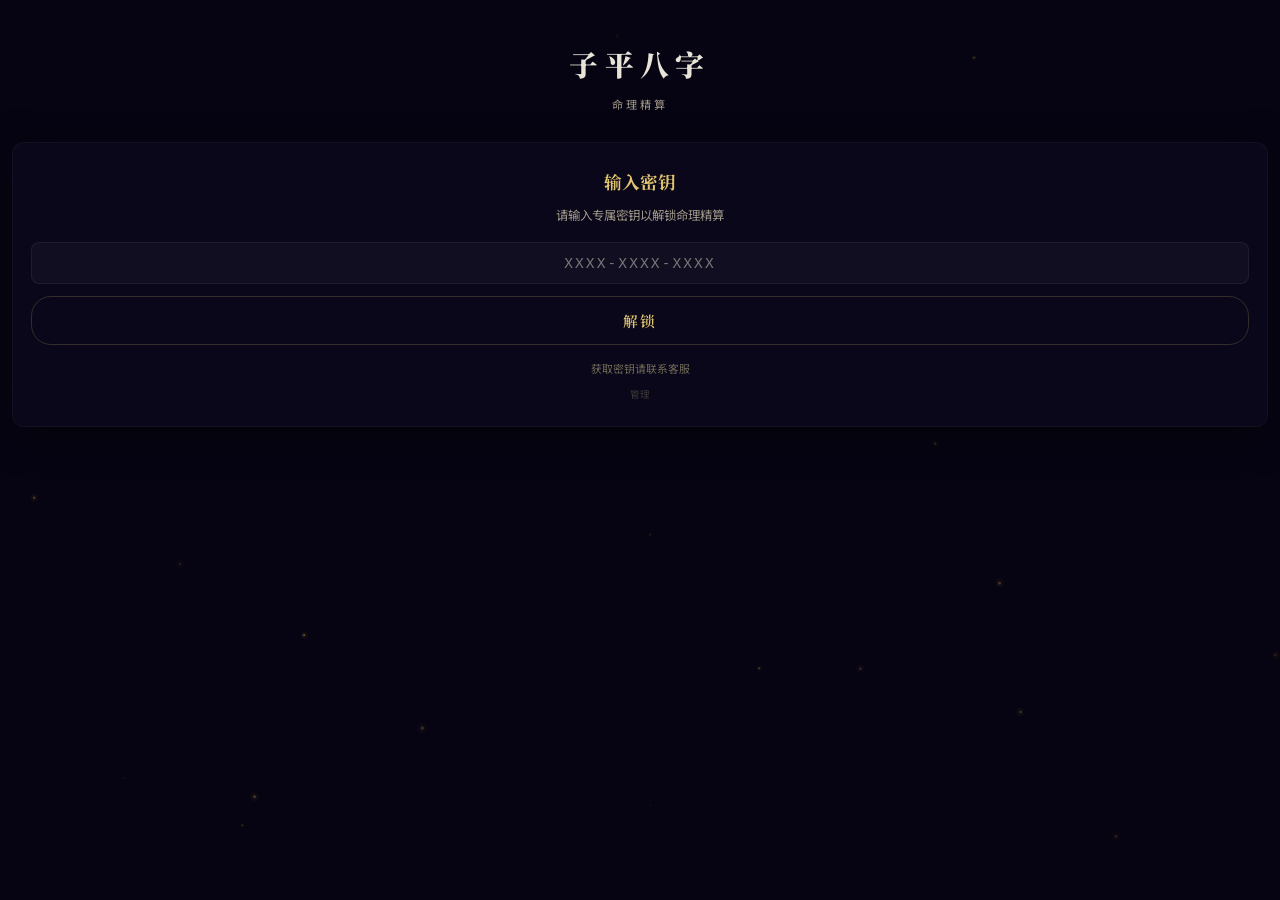
<file: app.html>
<!DOCTYPE html>
<html lang="zh-CN">
<head>
<meta charset="UTF-8">
<meta name="viewport" content="width=device-width,initial-scale=1,maximum-scale=1,user-scalable=no">
<title>子平八字 · 命理精算</title>
<link href="https://fonts.googleapis.com/css2?family=Ma+Shan+Zheng&family=Noto+Sans+SC:wght@300;400;500;700&family=Noto+Serif+SC:wght@400;600;700;900&display=swap" rel="stylesheet">
<style>
:root {
  --bg:#060412;--bg-card:rgba(10,8,26,.94);--text:#e8e4d8;--text-dim:#a09888;--text-muted:#706858;
  --gold:#c9a040;--gold-light:#e0c470;--red:#d05555;--green:#5ab87a;--blue:#5a8ac0;
  --wood:#5ab87a;--fire:#d05555;--earth:#c9a040;--metal:#c0c4cc;--water:#5a8ac0;
  --r:12px;--fd:'Noto Serif SC',serif;--fb:'Noto Sans SC',sans-serif;--fc:'Ma Shan Zheng',cursive;
}
*,*::before,*::after{box-sizing:border-box;margin:0;padding:0}
html{scroll-behavior:smooth}
body{background:var(--bg);color:var(--text);font-family:var(--fb);line-height:1.7;min-height:100vh;overflow-x:hidden;-webkit-font-smoothing:antialiased;-webkit-tap-highlight-color:transparent}

/* Background particles canvas */
#bg{position:fixed;top:0;left:0;width:100%;height:100%;pointer-events:none;z-index:0}

.container{padding:0 12px;position:relative;z-index:1}
.header{text-align:center;padding:40px 0 28px}
.header .title{font-family:var(--fd);font-size:1.8rem;font-weight:900;color:var(--text);letter-spacing:.22em}
.header .sub{color:var(--text-dim);font-size:.7rem;letter-spacing:.28em;margin-top:6px}

/* Cards */
.card{background:var(--bg-card);border:1px solid rgba(255,255,255,.04);border-radius:var(--r);padding:24px 18px;margin-bottom:20px;backdrop-filter:blur(20px);-webkit-backdrop-filter:blur(20px);box-shadow:0 8px 40px rgba(0,0,0,.4)}

/* Key Gate */
.key-input{width:100%;background:rgba(255,255,255,.03);border:1px solid rgba(255,255,255,.06);border-radius:8px;padding:12px;color:var(--text);font-size:.9rem;text-align:center;letter-spacing:.15em;outline:0;font-family:monospace}
.btn{width:100%;padding:13px;background:0 0;border:1px solid rgba(224,196,112,.2);border-radius:20px;color:var(--gold-light);font-family:var(--fd);font-size:.92rem;font-weight:600;letter-spacing:.16em;cursor:pointer;transition:.2s;margin-top:12px}
.btn:active{background:rgba(224,196,112,.08)}
.err{color:var(--red);font-size:.72rem;text-align:center;margin-top:8px;display:none}

/* Toggles */
.toggle-row{display:flex;gap:3px;margin-bottom:18px;background:rgba(255,255,255,.02);border-radius:20px;padding:3px}
.tg{flex:1;padding:9px 10px;border:none;background:0 0;color:var(--text-dim);font-size:.78rem;cursor:pointer;transition:.2s;border-radius:18px;font-family:var(--fb)}
.tg.on{background:rgba(224,196,112,.1);color:var(--gold-light)}

/* Inputs */
.di{display:grid;grid-template-columns:repeat(3,1fr);gap:10px;margin-bottom:18px}
.di.hid{display:none}
.ig{display:flex;flex-direction:column;gap:4px}
.ig label{color:var(--text-muted);font-size:.65rem;letter-spacing:.08em;text-transform:uppercase}
.ig input,.ig select{background:rgba(255,255,255,.03);border:1px solid rgba(255,255,255,.06);border-radius:8px;padding:10px;color:var(--text);font-size:.85rem;outline:0;transition:.2s;font-family:var(--fb);-webkit-appearance:none}
.ig input:focus,.ig select:focus{border-color:rgba(201,160,64,.35)}
.ir{display:grid;grid-template-columns:1fr 1fr;gap:10px;margin-bottom:18px}

/* Loading */
.load{text-align:center;padding:80px 0}.load.hid{display:none}
.spin{width:32px;height:32px;margin:0 auto 14px;border:2px solid rgba(255,255,255,.06);border-radius:50%;border-top-color:var(--gold);animation:spin 1s linear infinite}
@keyframes spin{to{transform:rotate(360deg)}}
.load p{color:var(--text-dim);font-family:var(--fd);font-size:.8rem}

/* Report */
.res.hid{display:none}
.report{display:flex;flex-direction:column;gap:16px}

.rc{background:var(--bg-card);border:1px solid rgba(255,255,255,.04);border-radius:var(--r);padding:24px 18px;backdrop-filter:blur(16px);-webkit-backdrop-filter:blur(16px);box-shadow:0 3px 24px rgba(0,0,0,.3);animation:in .4s ease forwards;opacity:0;transform:translateY(16px)}
.rc:nth-child(1){animation-delay:.03s}.rc:nth-child(2){animation-delay:.06s}.rc:nth-child(3){animation-delay:.09s}.rc:nth-child(4){animation-delay:.12s}.rc:nth-child(5){animation-delay:.15s}.rc:nth-child(6){animation-delay:.18s}.rc:nth-child(7){animation-delay:.21s}.rc:nth-child(8){animation-delay:.24s}.rc:nth-child(9){animation-delay:.27s}.rc:nth-child(10){animation-delay:.3s}
@keyframes in{to{opacity:1;transform:translateY(0)}}

.rc h2{font-family:var(--fd);font-size:1.05rem;color:var(--gold-light);letter-spacing:.08em;margin-bottom:20px;padding-bottom:10px;border-bottom:1px solid rgba(255,255,255,.04);display:flex;align-items:center;gap:8px}
.rc h2::before{content:'';width:3px;height:14px;background:rgba(201,160,64,.35);border-radius:2px;flex-shrink:0}
.rc h3{font-family:var(--fd);font-size:.92rem;color:var(--gold);margin:18px 0 6px}
.rc h4{font-family:var(--fd);font-size:.84rem;color:#d8d0b8;margin:14px 0 3px;font-weight:600}
.rc p{color:var(--text-dim);font-size:.84rem;line-height:2;margin-bottom:10px}
.rc strong{color:var(--gold-light);font-weight:600}
.rc li{color:var(--text-dim);font-size:.82rem;line-height:1.95;padding:2px 0 2px 14px;position:relative;list-style:none}
.rc li::before{content:'—';position:absolute;left:0;color:var(--gold);font-size:.65rem;opacity:.7}

.tb{width:100%;border-collapse:separate;border-spacing:0;margin:10px 0 16px;font-size:.72rem;border-radius:8px;overflow:hidden;border:1px solid rgba(255,255,255,.04)}
.tb th{background:rgba(255,255,255,.03);color:var(--text-dim);padding:8px 4px;font-weight:500;text-align:center;border-bottom:1px solid rgba(255,255,255,.04);font-size:.68rem}
.tb td{padding:7px 4px;text-align:center;color:var(--text-dim);border-bottom:1px solid rgba(255,255,255,.02);font-family:var(--fc);font-size:.88rem;background:rgba(0,0,0,.1)}
.tb tr:last-child td{border-bottom:none}
.dm{color:var(--gold-light);font-weight:700;background:rgba(201,160,64,.03)}

.orn{display:flex;align-items:center;justify-content:center;gap:10px;margin:2px 0 10px;color:rgba(201,160,64,.2);font-size:.45rem;user-select:none}
.orn::before,.orn::after{content:'';flex:1;max-width:50px;height:1px;background:linear-gradient(90deg,transparent,rgba(201,160,64,.15),transparent)}

.eb{display:flex;flex-direction:column;gap:6px;margin:10px 0}
.er{display:flex;align-items:center;gap:8px}
.ei{width:18px;font-size:.8rem;text-align:center;font-family:var(--fd)}
.et{flex:1;height:4px;background:rgba(255,255,255,.03);border-radius:2px;overflow:hidden}
.ef{height:100%;border-radius:2px;transition:width 1s ease}
.ef.wd{background:var(--wood)}.ef.fr{background:var(--fire)}.ef.eh{background:var(--earth)}.ef.ml{background:var(--metal)}.ef.wr{background:var(--water)}
.ep{width:24px;font-size:.66rem;color:var(--text-muted);text-align:right}

.tl{margin:8px 0}
.ti{display:flex;gap:8px;padding:8px;margin-bottom:3px;border-radius:6px;background:rgba(255,255,255,.01);font-size:.78rem}
.ty{font-weight:700;color:var(--gold-light);min-width:64px;font-size:.78rem;white-space:nowrap}
.tt{color:var(--text-dim);font-size:.78rem;line-height:1.7}

.tags{display:flex;flex-wrap:wrap;gap:5px;margin:6px 0}
.tg2{padding:4px 10px;border-radius:10px;font-size:.7rem;font-family:var(--fd)}
.tg2.gd{background:rgba(201,160,64,.06);border:1px solid rgba(201,160,64,.12);color:var(--gold-light)}
.tg2.wn{background:rgba(208,85,85,.04);border:1px solid rgba(208,85,85,.08);color:var(--red)}

.hl{background:rgba(224,196,112,.03);border:1px solid rgba(224,196,112,.06);border-left:2px solid rgba(224,196,112,.3);border-radius:8px;padding:12px 14px;margin:12px 0}

.ft{text-align:center;padding:24px 0 20px;border-top:1px solid rgba(255,255,255,.02)}
.ft p{color:var(--text-muted);font-size:.64rem;opacity:.4}

/* Admin */
.adm-tokens{margin-top:16px}
.adm-tokens table{width:100%;font-size:.7rem;border-collapse:collapse}
.adm-tokens th{color:var(--text-muted);text-align:left;padding:6px 8px;border-bottom:1px solid rgba(255,255,255,.04)}
.adm-tokens td{color:var(--text-dim);padding:4px 8px;border-bottom:1px solid rgba(255,255,255,.02)}
.adm-tokens .st1{color:var(--green)}.adm-tokens .st2{color:var(--text-muted)}

.hid{display:none}
</style>
</head>
<body>
<canvas id="bg"></canvas>
<div class="container">
<header class="header"><h1 class="title">子平八字</h1><p class="sub">命理精算</p></header>

<!-- KEY GATE -->
<div class="card" id="gate">
  <h2 style="font-family:var(--fd);font-size:1.1rem;color:var(--gold-light);text-align:center;margin-bottom:8px">输入密钥</h2>
  <p style="color:var(--text-dim);font-size:.78rem;text-align:center;margin-bottom:16px">请输入专属密钥以解锁命理精算</p>
  <input type="text" id="keyIn" class="key-input" placeholder="XXXX-XXXX-XXXX" autocomplete="off" autocorrect="off" autocapitalize="characters">
  <button class="btn" id="unlock">解锁</button>
  <p class="err" id="keyErr"></p>
  <p style="color:var(--text-muted);font-size:.68rem;text-align:center;margin-top:14px">获取密钥请联系客服</p>
  <p style="color:var(--text-muted);font-size:.6rem;text-align:center;margin-top:8px;cursor:pointer;opacity:.5" id="adminLink">管理</p>
</div>

<!-- ADMIN (hidden) -->
<div class="card hid" id="adminPanel">
  <h2 style="font-family:var(--fd);font-size:1.05rem;color:var(--gold-light);text-align:center;margin-bottom:4px">密钥管理</h2>
  <p style="color:var(--text-muted);font-size:.7rem;text-align:center;margin-bottom:16px">请输入管理密码</p>
  <input type="password" id="adminPass" class="key-input" placeholder="管理密码" style="margin-bottom:10px">
  <button class="btn" id="adminLogin" style="margin-top:0">进入</button>
  <div class="hid" id="adminContent">
    <button class="btn" id="genKey" style="margin-top:16px">生成新密钥</button>
    <div style="margin-top:12px"><span style="color:var(--gold-light);font-size:.8rem" id="newKeyDisplay"></span></div>
    <p style="color:var(--text-muted);font-size:.68rem;margin-top:4px" id="newKeyLink"></p>
    <button class="btn hid" id="copyLink" style="margin-top:6px;font-size:.78rem">复制链接</button>
    <div class="adm-tokens" id="tokenList" style="margin-top:16px"></div>
  </div>
</div>

<!-- APP -->
<div class="hid" id="app">
<div class="card" id="inputSection">
  <div class="toggle-row">
    <button class="tg on" data-cal="solar" id="bS">公历</button>
    <button class="tg" data-cal="lunar" id="bL">农历</button>
  </div>
  <div class="di" id="sI">
    <div class="ig"><label>年份</label><input type="number" id="sY" value="2006" min="1900" max="2100" inputmode="numeric"></div>
    <div class="ig"><label>月份</label><select id="sM"><option value="1">1月</option><option value="2">2月</option><option value="3">3月</option><option value="4">4月</option><option value="5" selected>5月</option><option value="6">6月</option><option value="7">7月</option><option value="8">8月</option><option value="9">9月</option><option value="10">10月</option><option value="11">11月</option><option value="12">12月</option></select></div>
    <div class="ig"><label>日期</label><input type="number" id="sD" value="17" min="1" max="31" inputmode="numeric"></div>
  </div>
  <div class="di hid" id="lI">
    <div class="ig"><label>年份</label><input type="number" id="lY" value="2006" min="1900" max="2100" inputmode="numeric"></div>
    <div class="ig"><label>月份</label><select id="lM"></select></div>
    <div class="ig"><label>日期</label><select id="lD"></select></div>
  </div>
  <div class="ir">
    <div class="ig"><label>时辰</label><select id="bH"><option value="0">子 23-01</option><option value="1">丑 01-03</option><option value="2">寅 03-05</option><option value="3">卯 05-07</option><option value="4">辰 07-09</option><option value="5">巳 09-11</option><option value="6" selected>午 11-13</option><option value="7">未 13-15</option><option value="8">申 15-17</option><option value="9">酉 17-19</option><option value="10">戌 19-21</option><option value="11">亥 21-23</option></select></div>
    <div class="ig"><label>性别</label><div class="toggle-row"><button class="tg on" data-g="male" id="bM">男</button><button class="tg" data-g="female" id="bF">女</button></div></div>
  </div>
  <button class="btn" id="submit">推演命盘</button>
</div>

<div class="load hid" id="loading"><div class="spin"></div><p id="loadText">推演天机...</p></div>
<div class="res hid" id="results"><div class="report" id="reportContent"></div><div style="text-align:center;padding:28px 0 16px"><button class="btn" id="editBtn" style="width:auto;padding:9px 24px;font-size:.74rem">重新输入</button></div></div>
<footer class="ft"><p>命理之说，仅供参考</p></footer>
</div><!-- /app -->
</div>

<!-- All JS inline -->
<script>
(function(){
var $=function(id){return document.getElementById(id);};

// ─── Particle Background ───
(function(){
  var c=$('bg'),x=c.getContext('2d'),w,h;
  function R(){w=c.width=window.innerWidth;h=c.height=window.innerHeight;}
  R();window.addEventListener('resize',R);
  var pts=[],CH='甲乙丙丁戊己庚辛壬癸子丑寅卯辰巳午未申酉戌亥木火土金水';
  for(var i=0;i<50;i++)pts.push({x:Math.random()*w,y:Math.random()*h,r:Math.random()*1.5+.5,s:Math.random()*.3+.1,o:Math.random()*.4+.1,ph:Math.random()*Math.PI*2,ch:CH[Math.floor(Math.random()*CH.length)]});
  function A(){
    x.clearRect(0,0,w,h);
    pts.forEach(function(p){
      p.y-=p.s;if(p.y<-20){p.y=h+20;p.x=Math.random()*w;}
      var sp=.3+.7*Math.sin(Date.now()*.001+p.ph);
      x.beginPath();x.arc(p.x,p.y,p.r*3,0,Math.PI*2);
      x.fillStyle='rgba(201,160,64,'+(p.o*sp*.15)+')';x.fill();
      x.beginPath();x.arc(p.x,p.y,p.r,0,Math.PI*2);
      x.fillStyle='rgba(201,160,64,'+(p.o*sp)+')';x.fill();
    });
    requestAnimationFrame(A);
  }
  A();
})();

// ─── Calendar.js minimal ───
var BaziCalendar=(function(){var e=window.BaziCalendar;return e||{
  getLunarMonths:function(y){var m=[];for(var i=1;i<=12;i++)m.push({num:i,days:i%2?30:29,isLeap:false});return m;},
  lunarToSolar:function(y,m,d,lp){return {year:y,month:m,day:d};},
  daysInMonth:function(y,m){return [0,31,28,31,30,31,30,31,31,30,31,30,31][m]||30;}
}})();

// ─── Token System ───
var SK='bazi_keys';
function getKeys(){try{return JSON.parse(localStorage.getItem(SK)||'{}');}catch(e){return {};}}
function saveKeys(o){localStorage.setItem(SK,JSON.stringify(o));}
function isUsed(t){var k=getKeys();return !!(k[t]&&k[t].s==='used');}
function markUsed(t){var k=getKeys();k[t]={s:'used',at:new Date().toISOString()};saveKeys(k);}
function genToken(){
  var ch='ABCDEFGHJKLMNPQRSTUVWXYZ23456789',a=new Uint8Array(12),s=[];
  crypto.getRandomValues(a);
  for(var i=0;i<12;i++){if(i>0&&i%4===0)s.push('-');s.push(ch[a[i]%ch.length]);}
  var t=s.join('');
  var k=getKeys();k[t]={s:'unused',ct:new Date().toISOString()};saveKeys(k);
  return t;
}

// ─── Admin ───
var ADMIN_PASS='bazi2026';
$('adminLink').addEventListener('click',function(){$('gate').classList.add('hid');$('adminPanel').classList.remove('hid');});
$('adminLogin').addEventListener('click',function(){
  if($('adminPass').value===ADMIN_PASS){$('adminContent').classList.remove('hid');refreshTokens();}
});
$('genKey').addEventListener('click',function(){
  var t=genToken(),base=window.location.href.split('?')[0],link=base+'?k='+t;
  $('newKeyDisplay').textContent=t;$('newKeyLink').textContent=link;
  $('copyLink').classList.remove('hid');$('copyLink').textContent='复制链接';
  refreshTokens();
});
$('copyLink').addEventListener('click',function(){
  var link=$('newKeyLink').textContent;
  if(navigator.clipboard){navigator.clipboard.writeText(link);$('copyLink').textContent='已复制!';}
});

function refreshTokens(){
  var k=getKeys(),list=Object.keys(k),h='<table><tr><th>密钥</th><th>状态</th></tr>';
  list.sort(function(a,b){return new Date(k[b].ct||0)-new Date(k[a].ct||0);});
  list.slice(0,20).forEach(function(t){
    var u=k[t].s==='used',st=u?'已使用':'未使用',cl=u?'st2':'st1';
    h+='<tr><td style="font-family:monospace;font-size:.7rem">'+t+'</td><td class="'+cl+'">'+st+'</td></tr>';
  });
  h+='</table>';$('tokenList').innerHTML=list.length?h:'<p style="color:var(--text-muted);font-size:.7rem">暂无密钥</p>';
}

// ─── Gate ───
var urlK=new URLSearchParams(window.location.search).get('k');
function unlock(k){
  if(!k||k.length<8){$('keyErr').textContent='请输入有效密钥';$('keyErr').style.display='block';return;}
  var keys=getKeys();
  if(!keys[k]){$('keyErr').textContent='密钥不存在';$('keyErr').style.display='block';return;}
  if(keys[k].s==='used'){$('keyErr').textContent='此密钥已被使用';$('keyErr').style.display='block';return;}
  markUsed(k);
  $('gate').classList.add('hid');$('adminPanel').classList.add('hid');$('app').classList.remove('hid');
  $('keyErr').style.display='none';
}
if(urlK)unlock(urlK.toUpperCase());
$('unlock').addEventListener('click',function(){unlock($('keyIn').value.trim().toUpperCase());});
$('keyIn').addEventListener('keydown',function(e){if(e.key==='Enter')$('unlock').click();});

// ─── Bazi App ───
var Core=window.BaziCore||{},Gods=window.GodsStars||{},DaYun=window.DaYun||{};
var AK='sk-32ae8ceae83a4502b115282ef8a95882',AU='https://api.deepseek.com/v1/chat/completions';
var bazi=null,gender='male',cal='solar';

$('bS').addEventListener('click',function(){cal='solar';$('bS').classList.add('on');$('bL').classList.remove('on');$('sI').classList.remove('hid');$('lI').classList.add('hid');});
$('bL').addEventListener('click',function(){cal='lunar';$('bL').classList.add('on');$('bS').classList.remove('on');$('sI').classList.add('hid');$('lI').classList.remove('hid');uL();});
$('bM').addEventListener('click',function(){gender='male';$('bM').classList.add('on');$('bF').classList.remove('on');});
$('bF').addEventListener('click',function(){gender='female';$('bF').classList.add('on');$('bM').classList.remove('on');});

function uL(){var y=parseInt($('lY').value)||2006,m=BaziCalendar.getLunarMonths(y),s=$('lM');s.innerHTML='';m.forEach(function(x){var o=document.createElement('option');o.value=x.num+(x.isLeap?'_leap':'');o.textContent=(x.isLeap?'闰':'')+x.num+'月';s.appendChild(o);});uLD();}
function uLD(){var y=parseInt($('lY').value)||2006,mv=$('lM').value,ms=BaziCalendar.getLunarMonths(y),ds=$('lD'),sm=null;ms.forEach(function(x){if((x.num+(x.isLeap?'_leap':''))===mv)sm=x;});if(!sm)sm=ms[0];ds.innerHTML='';var dn=['','初一','初二','初三','初四','初五','初六','初七','初八','初九','初十','十一','十二','十三','十四','十五','十六','十七','十八','十九','二十','廿一','廿二','廿三','廿四','廿五','廿六','廿七','廿八','廿九','三十'];for(var d=1;d<=sm.days;d++){var o=document.createElement('option');o.value=d;o.textContent=dn[d]||d;ds.appendChild(o);}}
$('lY').addEventListener('change',uL);$('lM').addEventListener('change',uLD);uL();

function getBirth(){var y,m,d;if(cal==='solar'){y=parseInt($('sY').value)||2006;m=parseInt($('sM').value)||5;d=parseInt($('sD').value)||17;}else{var ly=parseInt($('lY').value)||2006,mv=$('lM').value,il=mv.indexOf('_leap')>=0,lm=parseInt(mv),ld=parseInt($('lD').value)||1;var sol=BaziCalendar.lunarToSolar(ly,lm,ld,il);if(!sol){alert('农历转换失败');return null;}y=sol.year;m=sol.month;d=sol.day;}return {year:y,month:m,day:d,hourBranchIndex:parseInt($('bH').value)||0};}

function buildProfile(birth){
  var b=Core.calculateBazi(birth.year,birth.month,birth.day,birth.hourBranchIndex);
  var et=Core.tallyFiveElements(b),ea=Gods.analyzeElementBalance(et,b),st=Core.assessDayMasterStrength(b,et);
  var tg=Gods.getAllTenGods(b),ss=Gods.calculateShenSha(b),pt=Gods.analyzePattern(b,tg,st);
  var ys=b.year.stem,dy=DaYun.calculateDaYun(birth.year,birth.month,birth.day,gender,ys,{stem:b.month.stem,branch:b.month.branch});
  var now=new Date(),bd2=new Date(birth.year,birth.month-1,birth.day),age=now.getFullYear()-bd2.getFullYear();
  if(now.getMonth()<bd2.getMonth()||(now.getMonth()===bd2.getMonth()&&now.getDate()<bd2.getDate()))age--;
  bazi=b;bazi.elementsTally=et;bazi.elementAnalysis=ea;bazi.strength=st;bazi.tenGods=tg;bazi.shensha=ss;
  bazi.pattern=pt;bazi.dayun=dy;bazi.age=age;bazi.currentDayun=DaYun.getCurrentDaYun(dy,age);
  bazi.liuNian=DaYun.calculateLiuNian(2026);bazi.liuNianAnalysis=DaYun.analyzeLiuNianInteraction(b,bazi.liuNian,bazi.currentDayun);
  bazi.birth=birth;bazi.ageVal=age;
  var hb=['子','丑','寅','卯','辰','巳','午','未','申','酉','戌','亥'];
  var p=['公历'+birth.year+'年'+birth.month+'月'+birth.day+'日 '+hb[birth.hourBranchIndex]+'时 '+gender];
  p.push('八字：'+b.year.stem.char+b.year.branch.char+' '+b.month.stem.char+b.month.branch.char+' '+b.day.stem.char+b.day.branch.char+' '+b.hour.stem.char+b.hour.branch.char);
  p.push('日主：'+b.day.stem.char+'（'+b.day.stem.element+'）坐'+b.day.branch.char);
  p.push('格局：'+pt.primaryPattern);p.push('强弱：'+st.level+' 用神：'+st.favorable.join('、')+' 忌神：'+st.unfavorable.join('、'));
  p.push('五行：'+ea.map(function(x){return x.element+x.percentage.toFixed(0)+'%';}).join(' '));
  p.push('十神：年'+tg.year.stemGod+' 月'+tg.month.stemGod+' 日主 时'+tg.hour.stemGod);
  p.push('大运起运'+dy.startAge+'岁，当前'+age+'岁');
  dy.pillars.forEach(function(d,i){var tg2=Gods.getTenGod(b.day.stem,d.stem);p.push(' 大运'+(i+1)+'：'+d.stem.char+d.branch.char+' '+tg2+' '+d.ageStart+'-'+d.ageEnd+'岁'+(age>=d.ageStart&&age<=d.ageEnd?' ←当前':''));});
  return {bazi:b,profile:p.join('\n')};
}

function callAI(s,u){return new Promise(function(ok,fail){var x=new XMLHttpRequest();x.open('POST',AU,true);x.setRequestHeader('Content-Type','application/json');x.setRequestHeader('Authorization','Bearer '+AK);x.timeout=90000;x.onload=function(){if(x.status>=200&&x.status<300){var d=JSON.parse(x.responseText);if(d.choices&&d.choices[0])ok(d.choices[0].message.content);else fail(new Error('API'));}else fail(new Error('HTTP'+x.status));};x.onerror=function(){fail(new Error('net'));};x.send(JSON.stringify({model:'deepseek-chat',messages:[{role:'system',content:s},{role:'user',content:u}],temperature:.9,max_tokens:6000,top_p:.95}));});}

function renderAI(text){
  text=text.replace(/^.*?(?:好的|遵照|以下是|根据|我来|让我|现在|明白了).*?\n/,'').replace(/^\s*\n+/,'');
  var h='',secs=text.split(/\n(?=##\s)/);
  secs.forEach(function(sec){
    sec=sec.trim();if(!sec)return;
    h+='<div class="rc">';
    var lines=sec.split('\n'),inT=false,tH='',inL=false;
    lines.forEach(function(l){
      l=l.trim();if(!l){if(inT){h+=tH+'</table>';tH='';inT=false;}if(inL){h+='</ul>';inL=false;}return;}
      if(/^##\s/.test(l)){h+='<h2>'+l.replace(/^##\s*/,'')+'</h2>';return;}
      if(/^###\s/.test(l)){h+='<h3>'+l.replace(/^###\s*/,'')+'</h3>';return;}
      if(/^####\s/.test(l)){h+='<h4>'+l.replace(/^####\s*/,'')+'</h4>';return;}
      if(/^[\-\*]\s/.test(l)){if(!inL){h+='<ul>';inL=true;}h+='<li>'+l.replace(/^[\-\*]\s*/,'')+'</li>';return;}
      if(l.indexOf('|')>=0&&l.indexOf('---')<0){if(inL){h+='</ul>';inL=false;}if(!inT){tH='<table class="tb">';inT=true;}var cs=l.split('|').map(function(c){return c.trim();}).filter(function(c){return c;});var ih=/^\*\*/.test(cs[0]||'');tH+='<tr>';cs.forEach(function(c){c=c.replace(/\*\*/g,'');tH+=ih?'<th>'+c+'</th>':'<td>'+c+'</td>';});tH+='</tr>';return;}
      if(inL){h+='</ul>';inL=false;}
      h+='<p>'+l.replace(/\*\*(.*?)\*\*/g,'<strong>$1</strong>')+'</p>';
    });
    if(inT)h+=tH+'</table>';if(inL)h+='</ul>';
    h+='</div><div class="orn">◆</div>';
  });
  return h;
}

$('submit').addEventListener('click',function(){
  var birth=getBirth();if(!birth)return;
  $('inputSection').classList.add('hid');$('loading').classList.remove('hid');$('results').classList.add('hid');
  var result=buildProfile(birth);bazi=result.bazi;
  var sys='你是一位精通子平八字的命理分析师。基于命盘数据做客观精准分析。所有断语从具体干支出发。文风冷静专业详实。';
  var usr='命盘数据：\n\n'+result.profile+'\n\n输出完整命理分析：\n## 一、八字命盘\n四柱表格+日主概述\n## 二、性格分析\n## 三、亲情与原生家庭\n## 四、感情婚姻\n感情时间线表格\n## 五、财运分析\n财运时间线\n## 六、健康分析\n五行脏腑表\n## 七、人际关系\n## 八、逐年运势\n每年一段 #### 20XX年\n## 九、大运走势\n## 十、建议\n3000字以上，markdown格式。';
  $('loadText').textContent='正在排盘...';
  setTimeout(function(){$('loadText').textContent='AI精算中...';callAI(sys,usr).then(function(raw){$('loading').classList.add('hid');$('results').classList.remove('hid');$('reportContent').innerHTML=renderAI(raw);$('results').scrollIntoView({behavior:'smooth',block:'start'});}).catch(function(e){console.error(e);$('loading').classList.add('hid');renderFallback(bazi);$('results').classList.remove('hid');$('results').scrollIntoView({behavior:'smooth',block:'start'});});},500);
});

function renderFallback(b){
  var st=b.strength,pt=b.pattern,ea=b.elementAnalysis,ss=b.shensha,tg=b.tenGods,dy=b.dayun,a=b.age;
  var EC={'木':'#5ab87a','火':'#e05555','土':'#c9a840','金':'#c0c4cc','水':'#5a8ac0'},EK={'木':'wd','火':'fr','土':'eh','金':'ml','水':'wr'};
  var C=function(t,bd){return '<div class="rc"><h2>'+t+'</h2>'+bd+'</div><div class="orn">◆</div>';};
  var h='';
  var p1='<table class="tb"><tr><th></th><th>年</th><th>月</th><th>日</th><th>时</th></tr>';
  p1+='<tr><td>天干</td><td>'+b.year.stem.char+'</td><td>'+b.month.stem.char+'</td><td class="dm">'+b.day.stem.char+'</td><td>'+b.hour.stem.char+'</td></tr>';
  p1+='<tr><td>十神</td><td>'+tg.year.stemGod+'</td><td>'+tg.month.stemGod+'</td><td class="dm">日主</td><td>'+tg.hour.stemGod+'</td></tr>';
  p1+='<tr><td>地支</td><td>'+b.year.branch.char+'</td><td>'+b.month.branch.char+'</td><td class="dm">'+b.day.branch.char+'</td><td>'+b.hour.branch.char+'</td></tr>';
  p1+='<tr><td>纳音</td><td>'+b.year.nayin+'</td><td>'+b.month.nayin+'</td><td class="dm">'+b.day.nayin+'</td><td>'+b.hour.nayin+'</td></tr>';
  p1+='</table><p>日主<strong>'+b.day.stem.char+'</strong>（'+b.day.stem.element+'），生于'+b.month.branch.char+'月。'+pt.description+'</p>';
  h+=C('一、八字命盘',p1);
  var p2='<p>日主<strong>'+st.level+'</strong>。用神：<strong style="color:var(--gold-light)">'+st.favorable.join('、')+'</strong>。忌神：<strong style="color:var(--red)">'+st.unfavorable.join('、')+'</strong>。</p>';
  p2+='<div class="eb">';ea.forEach(function(x){p2+='<div class="er"><span class="ei" style="color:'+EC[x.element]+'">'+x.element+'</span><div class="et"><div class="ef '+EK[x.element]+'" style="width:'+x.percentage+'%"></div></div><span class="ep">'+x.status+'</span></div>';});p2+='</div>';
  if(ss.length>0){p2+='<div class="tags">';ss.forEach(function(s){p2+='<span class="tg2 '+(s.type==='auspicious'?'gd':'wn')+'">'+s.name+'</span>';});p2+='</div>';}
  h+=C('二、格局诊断',p2);
  var p3='<p>起运<strong>'+dy.startAge+'岁</strong> · '+dy.direction+' · 当前<strong>'+a+'岁</strong></p><div class="tl">';
  dy.pillars.forEach(function(d){var tg2=Gods.getTenGod(b.day.stem,d.stem),cur=(a>=d.ageStart&&a<=d.ageEnd);p3+='<div class="ti'+(cur?'" style="background:rgba(240,216,120,0.04)"':'')+'"><span class="ty">'+d.stem.char+d.branch.char+'</span><span class="tt">'+tg2+' · '+d.ageStart+'-'+d.ageEnd+'岁'+(cur?' ◀':'')+'</span></div>';});p3+='</div>';
  h+=C('三、大运',p3);
  h='<div class="rc"><div class="hl"><p>AI暂不可用，以上为基础命盘。请检查网络后重试。</p></div></div>'+h;
  $('reportContent').innerHTML=h;
}

$('editBtn').addEventListener('click',function(){$('results').classList.add('hid');$('inputSection').classList.remove('hid');window.scrollTo({top:0,behavior:'smooth'});});
})();
</script>
<script src="js/calendar.js"></script>
<script src="js/bazi-core.js"></script>
<script src="js/gods-stars.js"></script>
<script src="js/dayun.js"></script>
</body>
</html>
</file>
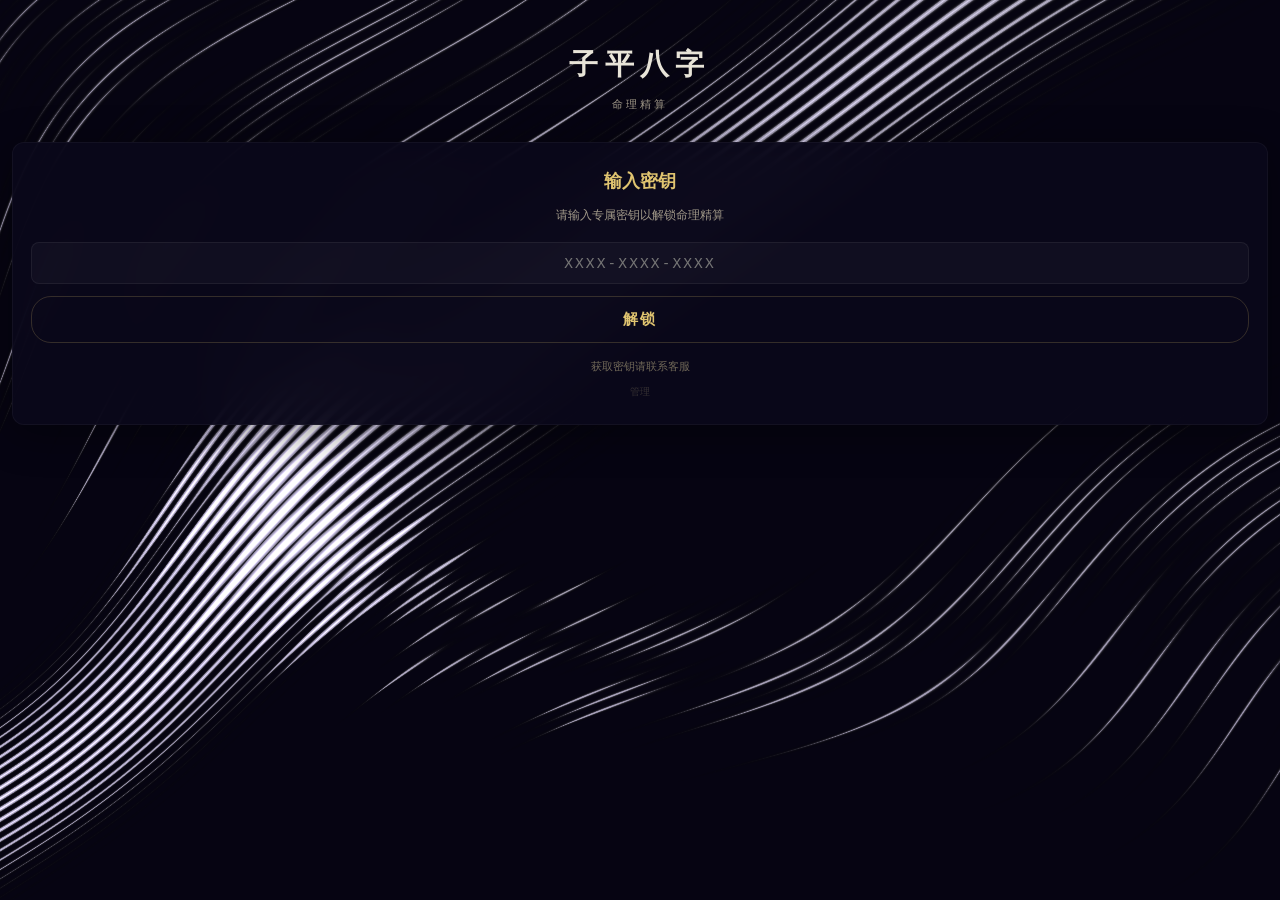
<file: bazi.html>
<!DOCTYPE html>
<html lang="zh-CN">
<head>
<meta charset="UTF-8">
<meta name="viewport" content="width=device-width,initial-scale=1,maximum-scale=1,user-scalable=no">
<title>子平八字 · 命理精算</title>
<style>
:root{--bg:#060412;--bg-card:rgba(10,8,26,.94);--text:#e8e4d8;--text-dim:#a09888;--text-muted:#706858;--gold:#c9a040;--gold-light:#e0c470;--red:#d05555;--green:#5ab87a;--blue:#5a8ac0;--wood:#5ab87a;--fire:#d05555;--earth:#c9a040;--metal:#c0c4cc;--water:#5a8ac0;--r:12px;--fd:'Noto Serif SC','SimSun',serif;--fb:'Noto Sans SC','PingFang SC','Microsoft YaHei',sans-serif;--fc:'Ma Shan Zheng','KaiTi',cursive}
*,*::before,*::after{box-sizing:border-box;margin:0;padding:0}
html{scroll-behavior:smooth}
body{background:var(--bg);color:var(--text);font-family:var(--fb);line-height:1.7;min-height:100vh;overflow-x:hidden;-webkit-font-smoothing:antialiased;-webkit-tap-highlight-color:transparent}
#bg{position:fixed;top:0;left:0;width:100%;height:100%;pointer-events:none;z-index:0}
.container{padding:0 12px;position:relative;z-index:1}
.header{text-align:center;padding:40px 0 28px}
.header .title{font-family:var(--fd);font-size:1.8rem;font-weight:900;color:var(--text);letter-spacing:.22em}
.header .sub{color:var(--text-dim);font-size:.7rem;letter-spacing:.28em;margin-top:6px}
.card{background:var(--bg-card);border:1px solid rgba(255,255,255,.04);border-radius:var(--r);padding:24px 18px;margin-bottom:20px;backdrop-filter:blur(20px);-webkit-backdrop-filter:blur(20px);box-shadow:0 8px 40px rgba(0,0,0,.4)}
.key-input{width:100%;background:rgba(255,255,255,.03);border:1px solid rgba(255,255,255,.06);border-radius:8px;padding:12px;color:var(--text);font-size:.9rem;text-align:center;letter-spacing:.15em;outline:0;font-family:monospace}
.btn{width:100%;padding:13px;background:0 0;border:1px solid rgba(224,196,112,.2);border-radius:20px;color:var(--gold-light);font-family:var(--fd);font-size:.92rem;font-weight:600;letter-spacing:.16em;cursor:pointer;transition:.2s;margin-top:12px}
.btn:active{background:rgba(224,196,112,.08)}
.err{color:var(--red);font-size:.72rem;text-align:center;margin-top:8px;display:none}
.toggle-row{display:flex;gap:3px;margin-bottom:18px;background:rgba(255,255,255,.02);border-radius:20px;padding:3px}
.tg{flex:1;padding:9px 10px;border:none;background:0 0;color:var(--text-dim);font-size:.78rem;cursor:pointer;transition:.2s;border-radius:18px;font-family:var(--fb)}
.tg.on{background:rgba(224,196,112,.1);color:var(--gold-light)}
.di{display:grid;grid-template-columns:repeat(3,1fr);gap:10px;margin-bottom:18px}
.di.hid{display:none}
.ig{display:flex;flex-direction:column;gap:4px}
.ig label{color:var(--text-muted);font-size:.65rem;letter-spacing:.08em;text-transform:uppercase}
.ig input,.ig select{background:rgba(255,255,255,.03);border:1px solid rgba(255,255,255,.06);border-radius:8px;padding:10px;color:var(--text);font-size:.85rem;outline:0;transition:.2s;font-family:var(--fb);-webkit-appearance:none}
.ig input:focus,.ig select:focus{border-color:rgba(201,160,64,.35)}
.ir{display:grid;grid-template-columns:1fr 1fr;gap:10px;margin-bottom:18px}
.load{text-align:center;padding:80px 0}.load.hid{display:none}
.spin{width:32px;height:32px;margin:0 auto 14px;border:2px solid rgba(255,255,255,.06);border-radius:50%;border-top-color:var(--gold);animation:spin 1s linear infinite}
@keyframes spin{to{transform:rotate(360deg)}}
.load p{color:var(--text-dim);font-family:var(--fd);font-size:.8rem}
.res.hid{display:none}
.report{display:flex;flex-direction:column;gap:16px}
.rc{background:var(--bg-card);border:1px solid rgba(255,255,255,.04);border-radius:var(--r);padding:24px 18px;backdrop-filter:blur(16px);-webkit-backdrop-filter:blur(16px);box-shadow:0 3px 24px rgba(0,0,0,.3);animation:ci .4s ease forwards;opacity:0;transform:translateY(16px)}
.rc:nth-child(1){animation-delay:.03s}.rc:nth-child(2){animation-delay:.06s}.rc:nth-child(3){animation-delay:.09s}.rc:nth-child(4){animation-delay:.12s}.rc:nth-child(5){animation-delay:.15s}.rc:nth-child(6){animation-delay:.18s}.rc:nth-child(7){animation-delay:.21s}.rc:nth-child(8){animation-delay:.24s}.rc:nth-child(9){animation-delay:.27s}.rc:nth-child(10){animation-delay:.3s}
@keyframes ci{to{opacity:1;transform:translateY(0)}}
.rc h2{font-family:var(--fd);font-size:1.05rem;color:var(--gold-light);letter-spacing:.08em;margin-bottom:20px;padding-bottom:10px;border-bottom:1px solid rgba(255,255,255,.04);display:flex;align-items:center;gap:8px}
.rc h2::before{content:'';width:3px;height:14px;background:rgba(201,160,64,.35);border-radius:2px;flex-shrink:0}
.rc h3{font-family:var(--fd);font-size:.92rem;color:var(--gold);margin:18px 0 6px}
.rc h4{font-family:var(--fd);font-size:.84rem;color:#d8d0b8;margin:14px 0 3px;font-weight:600}
.rc p{color:var(--text-dim);font-size:.84rem;line-height:2;margin-bottom:10px}
.rc strong{color:var(--gold-light);font-weight:600}
.rc li{color:var(--text-dim);font-size:.82rem;line-height:1.95;padding:2px 0 2px 14px;position:relative;list-style:none}
.rc li::before{content:'—';position:absolute;left:0;color:var(--gold);font-size:.65rem;opacity:.7}
.tb{width:100%;border-collapse:separate;border-spacing:0;margin:10px 0 16px;font-size:.72rem;border-radius:8px;overflow:hidden;border:1px solid rgba(255,255,255,.04)}
.tb th{background:rgba(255,255,255,.03);color:var(--text-dim);padding:8px 4px;font-weight:500;text-align:center;border-bottom:1px solid rgba(255,255,255,.04);font-size:.68rem}
.tb td{padding:7px 4px;text-align:center;color:var(--text-dim);border-bottom:1px solid rgba(255,255,255,.02);font-family:var(--fc);font-size:.88rem;background:rgba(0,0,0,.1)}
.tb tr:last-child td{border-bottom:none}
.dm{color:var(--gold-light);font-weight:700;background:rgba(201,160,64,.03)}
.orn{display:flex;align-items:center;justify-content:center;gap:10px;margin:2px 0 10px;color:rgba(201,160,64,.2);font-size:.45rem;user-select:none}
.orn::before,.orn::after{content:'';flex:1;max-width:50px;height:1px;background:linear-gradient(90deg,transparent,rgba(201,160,64,.15),transparent)}
.eb{display:flex;flex-direction:column;gap:6px;margin:10px 0}
.er{display:flex;align-items:center;gap:8px}
.ei{width:18px;font-size:.8rem;text-align:center;font-family:var(--fd)}
.et{flex:1;height:4px;background:rgba(255,255,255,.03);border-radius:2px;overflow:hidden}
.ef{height:100%;border-radius:2px;transition:width 1s ease}
.ef.wd{background:var(--wood)}.ef.fr{background:var(--fire)}.ef.eh{background:var(--earth)}.ef.ml{background:var(--metal)}.ef.wr{background:var(--water)}
.ep{width:24px;font-size:.66rem;color:var(--text-muted);text-align:right}
.tl{margin:8px 0}
.ti{display:flex;gap:8px;padding:8px;margin-bottom:3px;border-radius:6px;background:rgba(255,255,255,.01);font-size:.78rem}
.ty{font-weight:700;color:var(--gold-light);min-width:64px;font-size:.78rem;white-space:nowrap}
.tt{color:var(--text-dim);font-size:.78rem;line-height:1.7}
.tags{display:flex;flex-wrap:wrap;gap:5px;margin:6px 0}
.tg2{padding:4px 10px;border-radius:10px;font-size:.7rem;font-family:var(--fd)}
.tg2.gd{background:rgba(201,160,64,.06);border:1px solid rgba(201,160,64,.12);color:var(--gold-light)}
.tg2.wn{background:rgba(208,85,85,.04);border:1px solid rgba(208,85,85,.08);color:var(--red)}
.hl{background:rgba(224,196,112,.03);border:1px solid rgba(224,196,112,.06);border-left:2px solid rgba(224,196,112,.3);border-radius:8px;padding:12px 14px;margin:12px 0}
.ft{text-align:center;padding:24px 0 20px;border-top:1px solid rgba(255,255,255,.02)}
.ft p{color:var(--text-muted);font-size:.64rem;opacity:.4}
.adm-tokens{margin-top:16px;max-height:300px;overflow-y:auto}
.adm-tokens table{width:100%;font-size:.7rem;border-collapse:collapse}
.adm-tokens th{color:var(--text-muted);text-align:left;padding:6px 8px;border-bottom:1px solid rgba(255,255,255,.04);position:sticky;top:0;background:var(--bg-card)}
.adm-tokens td{color:var(--text-dim);padding:4px 8px;border-bottom:1px solid rgba(255,255,255,.02)}
.adm-tokens .st1{color:var(--green)}.adm-tokens .st2{color:var(--text-muted)}
.hid{display:none}
</style>
</head>
<body>
<div id="debug" style="display:none;position:fixed;top:0;left:0;right:0;z-index:9999;background:rgba(255,0,0,.9);color:#fff;padding:10px;font-size:12px;font-family:monospace;max-height:200px;overflow:auto"></div>
<div id="bg"></div>
<div class="container">
<header class="header"><h1 class="title">子平八字</h1><p class="sub">命理精算</p></header>

<!-- KEY GATE -->
<div class="card" id="gate">
  <h2 style="font-family:var(--fd);font-size:1.1rem;color:var(--gold-light);text-align:center;margin-bottom:8px">输入密钥</h2>
  <p style="color:var(--text-dim);font-size:.78rem;text-align:center;margin-bottom:16px">请输入专属密钥以解锁命理精算</p>
  <input type="text" id="keyIn" class="key-input" placeholder="XXXX-XXXX-XXXX" autocomplete="off" autocorrect="off" autocapitalize="characters">
  <button class="btn" id="unlock">解锁</button>
  <p class="err" id="keyErr"></p>
  <p style="color:var(--text-muted);font-size:.68rem;text-align:center;margin-top:14px">获取密钥请联系客服</p>
  <p style="color:var(--text-muted);font-size:.6rem;text-align:center;margin-top:8px;cursor:pointer;opacity:.4" id="adminLink">管理</p>
</div>

<!-- ADMIN PANEL -->
<div class="card hid" id="adminPanel">
  <h2 style="font-family:var(--fd);font-size:1.05rem;color:var(--gold-light);text-align:center;margin-bottom:4px">密钥管理</h2>
  <p style="color:var(--text-muted);font-size:.7rem;text-align:center;margin-bottom:12px">请输入管理密码</p>
  <input type="password" id="adminPass" class="key-input" placeholder="管理密码" style="margin-bottom:10px">
  <button class="btn" id="adminLogin" style="margin-top:0">进入</button>
  <div class="hid" id="adminContent">
    <button class="btn" id="genKey" style="margin-top:16px">生成新密钥</button>
    <div style="margin-top:12px"><span style="color:var(--gold-light);font-size:.8rem" id="newKeyDisplay"></span></div>
    <p style="color:var(--text-muted);font-size:.68rem;margin-top:4px;word-break:break-all" id="newKeyLink"></p>
    <button class="btn hid" id="copyKey" style="margin-top:6px;font-size:.78rem">复制密钥</button>
    <div class="adm-tokens" id="tokenList" style="margin-top:16px"></div>
  </div>
</div>

<!-- MAIN APP -->
<div class="hid" id="app">
<div class="card" id="inputSection">
  <div class="toggle-row">
    <button class="tg on" data-cal="solar" id="bS">公历</button>
    <button class="tg" data-cal="lunar" id="bL">农历</button>
  </div>
  <div class="di" id="sI">
    <div class="ig"><label>年份</label><input type="number" id="sY" value="2006" min="1900" max="2100" inputmode="numeric"></div>
    <div class="ig"><label>月份</label><select id="sM"><option value="1">1月</option><option value="2">2月</option><option value="3">3月</option><option value="4">4月</option><option value="5" selected>5月</option><option value="6">6月</option><option value="7">7月</option><option value="8">8月</option><option value="9">9月</option><option value="10">10月</option><option value="11">11月</option><option value="12">12月</option></select></div>
    <div class="ig"><label>日期</label><input type="number" id="sD" value="17" min="1" max="31" inputmode="numeric"></div>
  </div>
  <div class="di hid" id="lI">
    <div class="ig"><label>年份</label><input type="number" id="lY" value="2006" min="1900" max="2100" inputmode="numeric"></div>
    <div class="ig"><label>月份</label><select id="lM"></select></div>
    <div class="ig"><label>日期</label><select id="lD"></select></div>
  </div>
  <div class="ir">
    <div class="ig"><label>时辰</label><select id="bH"><option value="0">子 23-01</option><option value="1">丑 01-03</option><option value="2">寅 03-05</option><option value="3">卯 05-07</option><option value="4">辰 07-09</option><option value="5">巳 09-11</option><option value="6" selected>午 11-13</option><option value="7">未 13-15</option><option value="8">申 15-17</option><option value="9">酉 17-19</option><option value="10">戌 19-21</option><option value="11">亥 21-23</option></select></div>
    <div class="ig"><label>性别</label><div class="toggle-row"><button class="tg on" data-g="male" id="bM">男</button><button class="tg" data-g="female" id="bF">女</button></div></div>
  </div>
  <button class="btn" id="submit">推演命盘</button>
</div>
<div class="load hid" id="loading"><div class="spin"></div><p id="loadText">推演天机...</p></div>
<div class="res hid" id="results"><div class="report" id="reportContent"></div><div style="text-align:center;padding:28px 0 16px"><button class="btn" id="editBtn" style="width:auto;padding:9px 24px;font-size:.74rem">重新输入</button></div></div>
<footer class="ft"><p>命理之说，仅供参考</p></footer>
</div>
</div>

<!-- ═══ ALL JS INLINED ═══ -->
<script>
window.onerror=function(msg,url,line,col,err){
  var d=document.getElementById('debug');
  if(d){d.style.display='block';d.innerHTML+='<p style=color:red>ERROR line '+line+': '+msg+'</p>';}
  return false;
};
try{
/* ═══ LineWaves WebGL Background ═══ */
(function(){var c,g,p,a,cm=[.5,.5],tm=[.5,.5],tL,rL,mL;function h2v(h){h=h.replace('#','');return[parseInt(h.slice(0,2),16)/255,parseInt(h.slice(2,4),16)/255,parseInt(h.slice(4,6),16)/255];}
var VS=['attribute vec2 uv;','attribute vec2 position;','varying vec2 vUv;','void main(){vUv=uv;gl_Position=vec4(position,0,1);}'].join('\n');
var FS=['precision highp float;','uniform float uTime;','uniform vec3 uResolution;','uniform float uSpeed;','uniform float uInnerLines;','uniform float uOuterLines;','uniform float uWarpIntensity;','uniform float uRotation;','uniform float uEdgeFadeWidth;','uniform float uColorCycleSpeed;','uniform float uBrightness;','uniform vec3 uColor1;','uniform vec3 uColor2;','uniform vec3 uColor3;','uniform vec2 uMouse;','uniform float uMouseInfluence;','uniform bool uEnableMouse;','#define HALF_PI 1.5707963','float hashF(float n){return fract(sin(n*127.1)*43758.5453123);}','float smoothNoise(float x){float i=floor(x);float f=fract(x);float u=f*f*(3.-2.*f);return mix(hashF(i),hashF(i+1.),u);}','float dispA(float c,float t){float r=sin(c*2.123)*.2;r+=sin(c*3.234+t*4.345)*.1;r+=sin(c*.589+t*.934)*.5;return r;}','float dispB(float c,float t){float r=sin(c*1.345)*.3;r+=sin(c*2.734+t*3.345)*.2;r+=sin(c*.189+t*.934)*.3;return r;}','vec2 rot2D(vec2 p,float a){float c=cos(a);float s=sin(a);return vec2(p.x*c-p.y*s,p.x*s+p.y*c);}','void main(){vec2 co=gl_FragCoord.xy/uResolution.xy;co=co*2.-1.;co=rot2D(co,uRotation);float hT=uTime*uSpeed*.5;float fT=uTime*uSpeed;float mW=0.;if(uEnableMouse){vec2 mP=rot2D(uMouse*2.-1.,uRotation);float mD=length(co-mP);mW=uMouseInfluence*exp(-mD*mD*4.);}','float wAx=co.x+dispA(co.y,hT)*uWarpIntensity+mW;float wAy=co.y-dispA(co.x*cos(fT)*1.235,hT)*uWarpIntensity;float wBx=co.x+dispB(co.y,hT)*uWarpIntensity+mW;float wBy=co.y-dispB(co.x*sin(fT)*1.235,hT)*uWarpIntensity;','vec2 fA=vec2(wAx,wAy);vec2 fB=vec2(wBx,wBy);vec2 bl=mix(fA,fB,mix(fA,fB,.5));float fT2=smoothstep(uEdgeFadeWidth,uEdgeFadeWidth+.4,bl.y);float fB2=smoothstep(-uEdgeFadeWidth,-(uEdgeFadeWidth+.4),bl.y);float vM=1.-max(fT2,fB2);','float tC=mix(uOuterLines,uInnerLines,vM);float sY=bl.y*tC;float nY=smoothNoise(abs(sY));float rd=pow(step(abs(nY-bl.x)*2.,HALF_PI)*cos(2.*(nY-bl.x)),5.);','float ln=0.;for(float i=1.;i<3.;i+=1.){ln+=pow(max(fract(sY),fract(-sY)),i*2.);}float pat=vM*ln;float cT=fT*uColorCycleSpeed;','float rC=(pat+ln*rd)*(cos(bl.y+cT*.234)*.5+1.);float gC=(pat+vM*rd)*(sin(bl.x+cT*1.745)*.5+1.);float bC=(pat+ln*rd)*(cos(bl.x+cT*.534)*.5+1.);','vec3 col=(rC*uColor1+gC*uColor2+bC*uColor3)*uBrightness;float alpha=clamp(length(col),0.,1.);gl_FragColor=vec4(col,alpha);}'].join('\n');
function cS(t,s){var sh=g.createShader(t);g.shaderSource(sh,s);g.compileShader(sh);if(!g.getShaderParameter(sh,g.COMPILE_STATUS)){g.deleteShader(sh);return null;}return sh;}
function cQ(){var v=new Float32Array([-1,-1,0,0,1,-1,1,0,1,1,1,1,-1,-1,0,0,1,1,1,1,-1,1,0,1]);var b=g.createBuffer();g.bindBuffer(g.ARRAY_BUFFER,b);g.bufferData(g.ARRAY_BUFFER,v,g.STATIC_DRAW);var pl=g.getAttribLocation(p,'position'),ul=g.getAttribLocation(p,'uv');if(pl>=0){g.enableVertexAttribArray(pl);g.vertexAttribPointer(pl,2,g.FLOAT,false,16,0);}if(ul>=0){g.enableVertexAttribArray(ul);g.vertexAttribPointer(ul,2,g.FLOAT,false,16,8);}}
function R(){var d=Math.min(window.devicePixelRatio||1,2),w=c.clientWidth,h=c.clientHeight;if(c.width!==w*d||c.height!==h*d){c.width=w*d;c.height=h*d;g.viewport(0,0,c.width,c.height);if(rL)g.uniform3f(rL,c.width,c.height,c.width/c.height);}}
function hM(e){var r=c.getBoundingClientRect();tm=[(e.clientX-r.left)/r.width,1.-(e.clientY-r.top)/r.height];}
function hT(e){if(e.touches.length>0){var r=c.getBoundingClientRect();tm=[(e.touches[0].clientX-r.left)/r.width,1.-(e.touches[0].clientY-r.top)/r.height];}}
function hL(){tm=[.5,.5];}
function init(ct,opts){var o=opts||{};ct=typeof ct==='string'?document.querySelector(ct):(ct||document.body);if(!ct)return false;c=document.createElement('canvas');c.style.cssText='position:fixed;top:0;left:0;width:100%;height:100%;pointer-events:none;z-index:0;';ct.appendChild(c);g=c.getContext('webgl',{alpha:true,premultipliedAlpha:false})||c.getContext('experimental-webgl',{alpha:true,premultipliedAlpha:false});if(!g)return false;g.clearColor(0,0,0,0);g.enable(g.BLEND);g.blendFunc(g.SRC_ALPHA,g.ONE_MINUS_SRC_ALPHA);var vs=cS(g.VERTEX_SHADER,VS),fs=cS(g.FRAGMENT_SHADER,FS);if(!vs||!fs)return false;p=g.createProgram();g.attachShader(p,vs);g.attachShader(p,fs);g.linkProgram(p);if(!g.getProgramParameter(p,g.LINK_STATUS))return false;g.useProgram(p);var U=function(n){return g.getUniformLocation(p,n);};tL=U('uTime');rL=U('uResolution');mL=U('uMouse');var c1=o.color1?(typeof o.color1==='string'?h2v(o.color1):o.color1):[1,1,1];var c2=o.color2?(typeof o.color2==='string'?h2v(o.color2):o.color2):[1,1,1];var c3=o.color3?(typeof o.color3==='string'?h2v(o.color3):o.color3):[1,1,1];g.uniform1f(U('uSpeed'),o.speed!=null?o.speed:.3);g.uniform1f(U('uInnerLines'),o.innerLineCount!=null?o.innerLineCount:32);g.uniform1f(U('uOuterLines'),o.outerLineCount!=null?o.outerLineCount:36);g.uniform1f(U('uWarpIntensity'),o.warpIntensity!=null?o.warpIntensity:1.);g.uniform1f(U('uRotation'),(o.rotation!=null?o.rotation:-45)*Math.PI/180);g.uniform1f(U('uEdgeFadeWidth'),o.edgeFadeWidth!=null?o.edgeFadeWidth:0.);g.uniform1f(U('uColorCycleSpeed'),o.colorCycleSpeed!=null?o.colorCycleSpeed:1.);g.uniform1f(U('uBrightness'),o.brightness!=null?o.brightness:.2);g.uniform3f(U('uColor1'),c1[0],c1[1],c1[2]);g.uniform3f(U('uColor2'),c2[0],c2[1],c2[2]);g.uniform3f(U('uColor3'),c3[0],c3[1],c3[2]);g.uniform1f(U('uMouseInfluence'),o.mouseInfluence!=null?o.mouseInfluence:2.);g.uniform1i(U('uEnableMouse'),o.enableMouse!==false?1:0);cQ();R();var it=o.enableMouse!==false;if(it){window.addEventListener('mousemove',hM);window.addEventListener('touchmove',hT,{passive:true});c.addEventListener('mouseleave',hL);}window.addEventListener('resize',R);function A(time){a=requestAnimationFrame(A);var t=time*.001;g.uniform1f(tL,t);if(it&&mL){cm[0]+=.05*(tm[0]-cm[0]);cm[1]+=.05*(tm[1]-cm[1]);g.uniform2f(mL,cm[0],cm[1]);}g.clear(g.COLOR_BUFFER_BIT);g.drawArrays(g.TRIANGLES,0,6);}a=requestAnimationFrame(A);return true;}
init(document.getElementById('bg'),{speed:.25,innerLineCount:36,outerLineCount:42,warpIntensity:1.,rotation:-42,brightness:.15,colorCycleSpeed:.8,color1:'#ffffff',color2:'#d0c8f0',color3:'#a090d0',enableMouse:true,mouseInfluence:1.5});})();

/* ═══ Calendar ═══ */
window.BaziCalendar=(function(){var LUNAR_INFO=[0x04bd8,0x04ae0,0x0a570,0x054d5,0x0d260,0x0d950,0x16554,0x056a0,0x09ad0,0x055d2,0x04ae0,0x0a5b6,0x0a4d0,0x0d250,0x1d255,0x0b540,0x0d6a0,0x0ada2,0x095b0,0x14977,0x04970,0x0a4b0,0x0b4b5,0x06a50,0x06d40,0x1ab54,0x02b60,0x09570,0x052f2,0x04970,0x06566,0x0d4a0,0x0ea50,0x06e95,0x05ad0,0x02b60,0x186e3,0x092e0,0x1c8d7,0x0c950,0x0d4a0,0x1d8a6,0x0b550,0x056a0,0x1a5b4,0x025d0,0x092d0,0x0d2b2,0x0a950,0x0b557,0x06ca0,0x0b550,0x15355,0x04da0,0x0a5b0,0x14573,0x052b0,0x0a9a8,0x0e950,0x06aa0,0x0aea6,0x0ab50,0x04b60,0x0aae4,0x0a570,0x05260,0x0f263,0x0d950,0x05b57,0x056a0,0x096d0,0x04dd5,0x04ad0,0x0a4d0,0x0d4d4,0x0d250,0x0d558,0x0b540,0x0b6a0,0x195a6,0x095b0,0x049b0,0x0a974,0x0a4b0,0x0b27a,0x06a50,0x06d40,0x0af46,0x0ab60,0x09570,0x04af5,0x04970,0x064b0,0x074a3,0x0ea50,0x06b58,0x055c0,0x0ab60,0x096d5,0x092e0,0x0c960,0x0d954,0x0d4a0,0x0da50,0x07552,0x056a0,0x0abb7,0x025d0,0x092d0,0x0cab5,0x0a950,0x0b4a0,0x0baa4,0x0ad50,0x055d9,0x04ba0,0x0a5b0,0x15176,0x052b0,0x0a930,0x07954,0x06aa0,0x0ad50,0x05b52,0x04b60,0x0a6e6,0x0a4e0,0x0d260,0x0ea65,0x0d530,0x05aa0,0x076a3,0x096d0,0x04afb,0x04ad0,0x0a4d0,0x1d0b6,0x0d250,0x0d520,0x0dd45,0x0b5a0,0x056d0,0x055b2,0x049b0,0x0a577,0x0a4b0,0x0aa50,0x1b255,0x06d20,0x0ada0,0x14b63,0x09370,0x049f8,0x04970,0x064b0,0x168a6,0x0ea50,0x06aa0,0x1a6c4,0x0aae0,0x0a2e0,0x0d2e3,0x0c960,0x0d557,0x0d4a0,0x0da50,0x05d55,0x056a0,0x0a6d0,0x055d4,0x052d0,0x0a9b8,0x0a950,0x0b4a0,0x0b6a6,0x0ad50,0x055a0,0x0aba4,0x0a5b0,0x052b0,0x0b273,0x06930,0x07337,0x06aa0,0x0ad50,0x14b55,0x04b60,0x0a570,0x054e4,0x0d160,0x0e968,0x0d520,0x0daa0,0x16aa6,0x056d0,0x04ae0,0x0a9d4,0x0a4d0,0x0d150,0x0f252,0x0d520];var STEMS='甲乙丙丁戊己庚辛壬癸';var BRANCHES='子丑寅卯辰巳午未申酉戌亥';function getLunarYearInfo(y){return LUNAR_INFO[y-1900];}function getLeapMonth(y){var v=getLunarYearInfo(y);return v?((v&0xf)==0xf?0:v&0xf):0;}function getLunarYearDays(y){var v=getLunarYearInfo(y);if(!v)return 354;var sum=0,t=0x8000;for(var i=0;i<12;i++){sum+=v&t?30:29;t>>=1;}var leap=getLeapMonth(y);if(leap){v&0x10000?sum+=30:sum+=29;}return sum;}function lunarToSolar(lunarYear,lunarMonth,lunarDay,isLeapMonth){var offset=0;for(var y=1900;y<lunarYear;y++){offset+=getLunarYearDays(y);}var leap=getLeapMonth(lunarYear);var daysInMonths=[];var v=getLunarYearInfo(lunarYear)||0;var t=0x8000;for(var i=1;i<=12;i++){daysInMonths.push(v&t?30:29);t>>=1;}if(leap){if(lunarMonth>leap||(lunarMonth==leap&&isLeapMonth)){offset+=v&t?30:29;}if(lunarMonth==leap&&!isLeapMonth){for(var k=1;k<lunarMonth;k++)offset+=daysInMonths[k-1];}else{var adjustedMonth=isLeapMonth&&lunarMonth==leap?lunarMonth:lunarMonth;for(var k=1;k<adjustedMonth;k++)offset+=daysInMonths[k-1];if(lunarMonth>leap)offset+=v&0x10000?30:29;}if(lunarMonth==leap&&isLeapMonth){daysInMonths.splice(leap,0,v&0x10000?30:29);var mIdx=lunarMonth-1;for(var k=1;k<=mIdx;k++)offset+=daysInMonths[k-1];}}else{for(var k=1;k<lunarMonth;k++)offset+=daysInMonths[k-1];}offset+=lunarDay-1;var baseDate=new Date(1900,0,31);var targetDate=new Date(baseDate.getTime()+offset*86400000);return {year:targetDate.getFullYear(),month:targetDate.getMonth()+1,day:targetDate.getDate()};}function getLunarMonths(y){var v=getLunarYearInfo(y)||0x04bd8;var leap=getLeapMonth(y);var months=[];var t=0x8000;for(var i=1;i<=12;i++){months.push({num:i,days:v&t?30:29,isLeap:false});t>>=1;}if(leap){var isBig=v&0x10000;var leapDays=isBig?30:29;months.splice(leap,0,{num:leap,days:leapDays,isLeap:true});}return months;}function daysInMonth(y,m){return new Date(y,m,0).getDate();}return {lunarToSolar:lunarToSolar,getLunarMonths:getLunarMonths,daysInMonth:daysInMonth};})();

/* ═══ Bazi Core ═══ */window.BaziCore=(function(){"use strict";var STEMS=[{char:"甲",element:"木",yinYang:"阳"},{char:"乙",element:"木",yinYang:"阴"},{char:"丙",element:"火",yinYang:"阳"},{char:"丁",element:"火",yinYang:"阴"},{char:"戊",element:"土",yinYang:"阳"},{char:"己",element:"土",yinYang:"阴"},{char:"庚",element:"金",yinYang:"阳"},{char:"辛",element:"金",yinYang:"阴"},{char:"壬",element:"水",yinYang:"阳"},{char:"癸",element:"水",yinYang:"阴"}];var BRANCHES=[{char:"子",element:"水",animal:"鼠"},{char:"丑",element:"土",animal:"牛"},{char:"寅",element:"木",animal:"虎"},{char:"卯",element:"木",animal:"兔"},{char:"辰",element:"土",animal:"龙"},{char:"巳",element:"火",animal:"蛇"},{char:"午",element:"火",animal:"马"},{char:"未",element:"土",animal:"羊"},{char:"申",element:"金",animal:"猴"},{char:"酉",element:"金",animal:"鸡"},{char:"戌",element:"土",animal:"狗"},{char:"亥",element:"水",animal:"猪"}];var NAYIN=["海中金","炉中火","大林木","路旁土","剑锋金","山头火","涧下水","城头土","白蜡金","杨柳木","泉中水","屋上土","霹雳火","松柏木","长流水","沙中金","山下火","平地木","壁上土","金箔金","覆灯火","天河水","大驿土","钗钏金","桑柘木","大溪水","沙中土","天上火","石榴木","大海水"];var HIDDEN_STEMS={子:[{stem:"癸",weight:.6}],丑:[{stem:"己",weight:.4},{stem:"癸",weight:.35},{stem:"辛",weight:.25}],寅:[{stem:"甲",weight:.5},{stem:"丙",weight:.3},{stem:"戊",weight:.2}],卯:[{stem:"乙",weight:.6}],辰:[{stem:"戊",weight:.4},{stem:"乙",weight:.3},{stem:"癸",weight:.3}],巳:[{stem:"丙",weight:.45},{stem:"戊",weight:.3},{stem:"庚",weight:.25}],午:[{stem:"丁",weight:.5},{stem:"己",weight:.5}],未:[{stem:"己",weight:.4},{stem:"丁",weight:.35},{stem:"乙",weight:.25}],申:[{stem:"庚",weight:.5},{stem:"壬",weight:.3},{stem:"戊",weight:.2}],酉:[{stem:"辛",weight:.6}],戌:[{stem:"戊",weight:.4},{stem:"辛",weight:.3},{stem:"丁",weight:.3}],亥:[{stem:"壬",weight:.5},{stem:"甲",weight:.5}]};var STEM_CHARS="甲乙丙丁戊己庚辛壬癸";var BRANCH_CHARS="子丑寅卯辰巳午未申酉戌亥";function getStemIndex(c){return STEM_CHARS.indexOf(c);}function getBranchIndex(c){return BRANCH_CHARS.indexOf(c);}function getDayPillar(year,month,day){var base=new Date(1900,0,1);var target=new Date(year,month-1,day);var diff=Math.round((target-base)/86400000);var stemIdx=((diff%10)+10)%10;var branchIdx=((diff%12)+12)%12;return {stem:STEMS[stemIdx],branch:BRANCHES[branchIdx]};}function getYearPillar(year){var stemIdx=(year-4)%10;var branchIdx=(year-4)%12;if(stemIdx<0)stemIdx+=10;if(branchIdx<0)branchIdx+=12;return {stem:STEMS[stemIdx],branch:BRANCHES[branchIdx]};}var JIEQI_DATA={1900:[2020031706,2021012000]};function getJieQi(year){var base=JIEQI_DATA[1900];var y1900=base[0],m1900=base[1];var days=(year-1900)*365.2422;var offset=Math.floor(days);var jie=Math.floor(offset%30);var qi=Math.floor((offset+15)%30);var jieMonth=Math.floor(offset/30)+1;if(jieMonth>12)jieMonth-=12;return {month:jieMonth,day:jie+1};}function getMonthPillar(year,month,day){var ysi=STEM_CHARS.indexOf(getYearPillar(year).stem.char);var janStem=(ysi*2+2)%10;var msi=(janStem+month-1)%10;var mbi=(2+month-1)%12;return {stem:STEMS[msi],branch:BRANCHES[mbi]};}function getHourPillar(dayStem,hourBranchIndex){var stemIdx=STEM_CHARS.indexOf(dayStem.char);var hourStemIdx=(stemIdx%5*2+hourBranchIndex)%10;return {stem:STEMS[hourStemIdx],branch:BRANCHES[hourBranchIndex]};}function getNayin(stemIdx,branchIdx){var pairIdx=(stemIdx%10)*6+Math.floor(branchIdx/2);var idx=Math.floor(pairIdx/2)%30;return NAYIN[idx];}function calculateBazi(year,month,day,hourBranchIndex){var yd=year,md=month,dd=day;var jq=getJieQi(year);if(month==1&&day<jq.day)yd--;if(month==2&&day<jq.day)yd--;var yearPillar=getYearPillar(yd);var dayPillar=getDayPillar(year,month,day);var monthPillar=getMonthPillar(year,month,day);var hourPillar=getHourPillar(dayPillar.stem,hourBranchIndex);var pillars={year:{stem:yearPillar.stem,branch:yearPillar.branch,nayin:getNayin(getStemIndex(yearPillar.stem.char),getBranchIndex(yearPillar.branch.char)),hiddenStems:HIDDEN_STEMS[yearPillar.branch.char]},month:{stem:monthPillar.stem,branch:monthPillar.branch,nayin:getNayin(getStemIndex(monthPillar.stem.char),getBranchIndex(monthPillar.branch.char)),hiddenStems:HIDDEN_STEMS[monthPillar.branch.char]},day:{stem:dayPillar.stem,branch:dayPillar.branch,nayin:getNayin(getStemIndex(dayPillar.stem.char),getBranchIndex(dayPillar.branch.char)),hiddenStems:HIDDEN_STEMS[dayPillar.branch.char],isDayMaster:true},hour:{stem:hourPillar.stem,branch:hourPillar.branch,nayin:getNayin(getStemIndex(hourPillar.stem.char),getBranchIndex(hourPillar.branch.char)),hiddenStems:HIDDEN_STEMS[hourPillar.branch.char]}};return pillars;}function tallyFiveElements(bazi){var tally={木:0,火:0,土:0,金:0,水:0};["year","month","day","hour"].forEach(function(p){var d=bazi[p];tally[d.stem.element]=(tally[d.stem.element]||0)+1;tally[d.branch.element]=(tally[d.branch.element]||0)+.5;(d.hiddenStems||[]).forEach(function(h){tally[h.stem]?tally[h.stem]+=h.weight:tally[h.stem]=h.weight;});});return tally;}function assessDayMasterStrength(bazi,tally){var dm=bazi.day.stem;var score=0;["year","month","day","hour"].forEach(function(p){var d=bazi[p];if(d.stem.element===dm.element)score+=.2;if(d.branch.element===dm.element)score+=.15;});var monthBranch=bazi.month.branch;var ELEM_REL={木:[0,1,1,.5,0],火:[0,0,1,1,.5],土:[.5,0,0,1,1],金:[1,.5,0,0,1],水:[1,1,.5,0,0]};var elemIdx={木:0,火:1,土:2,金:3,水:4};var rel=ELEM_REL[dm.element];score+=rel[elemIdx[monthBranch.element]]*.3;var total=tally.木+tally.火+tally.土+tally.金+tally.水;var dmPct=tally[dm.element]/total;score+=dmPct*.2;var ELEMENTS=["木","火","土","金","水"];var GEN={木:"水",火:"木",土:"火",金:"土",水:"金"};var favorable=[GEN[dm.element]];var unfavorable=ELEMENTS.filter(function(e){return e!==dm.element&&e!==GEN[dm.element];});var level;if(score>.55)level="身强";else if(score>.4)level="中和偏强";else if(score>.25)level="中和";else if(score>.15)level="中和偏弱";else level="身弱";return {score:score,level:level,favorable:favorable,unfavorable:unfavorable};}return {STEMS:STEMS,BRANCHES:BRANCHES,HIDDEN_STEMS:HIDDEN_STEMS,calculateBazi:calculateBazi,tallyFiveElements:tallyFiveElements,assessDayMasterStrength:assessDayMasterStrength};})();

/* ═══ Gods & Stars ═══ */window.GodsStars=(function(){"use strict";var Core=window.BaziCore;var TEN_GOD_MAP={};function initTenGodMap(){if(Object.keys(TEN_GOD_MAP).length>0)return;var RELATIONS={甲:["比肩","劫财","食神","伤官","偏财","正财","七杀","正官","偏印","正印"],乙:["劫财","比肩","伤官","食神","正财","偏财","正官","七杀","正印","偏印"],丙:["偏印","正印","比肩","劫财","食神","伤官","偏财","正财","七杀","正官"],丁:["正印","偏印","劫财","比肩","伤官","食神","正财","偏财","正官","七杀"],戊:["七杀","正官","偏印","正印","比肩","劫财","食神","伤官","偏财","正财"],己:["正官","七杀","正印","偏印","劫财","比肩","伤官","食神","正财","偏财"],庚:["偏财","正财","七杀","正官","偏印","正印","比肩","劫财","食神","伤官"],辛:["正财","偏财","正官","七杀","正印","偏印","劫财","比肩","伤官","食神"],壬:["食神","伤官","偏财","正财","七杀","正官","偏印","正印","比肩","劫财"],癸:["伤官","食神","正财","偏财","正官","七杀","正印","偏印","劫财","比肩"]};var STEMS="甲乙丙丁戊己庚辛壬癸";for(var i=0;i<10;i++){TEN_GOD_MAP[STEMS[i]]={};for(var j=0;j<10;j++){TEN_GOD_MAP[STEMS[i]][STEMS[j]]=RELATIONS[STEMS[i]][j];}}}function getTenGod(dmStem,targetStem){initTenGodMap();return TEN_GOD_MAP[dmStem.char]?TEN_GOD_MAP[dmStem.char][targetStem.char]:"?";}function getBranchTenGod(dmStem,branchChar){var hs=Core.HIDDEN_STEMS[branchChar];if(!hs||!hs.length)return"?";
var mainStem=hs[0].stem;return getTenGod(dmStem,{char:mainStem});}function getAllTenGods(bazi){var dm=bazi.day.stem;return {year:{stemGod:getTenGod(dm,bazi.year.stem),branchGod:getBranchTenGod(dm,bazi.year.branch.char)},month:{stemGod:getTenGod(dm,bazi.month.stem),branchGod:getBranchTenGod(dm,bazi.month.branch.char)},day:{stemGod:"日主",branchGod:"日主"},hour:{stemGod:getTenGod(dm,bazi.hour.stem),branchGod:getBranchTenGod(dm,bazi.hour.branch.char)}};}function calculateShenSha(bazi){var shensha=[];var yr=bazi.year.branch.char,mo=bazi.month.branch.char,dy=bazi.day.branch.char,hr=bazi.hour.branch.char;var yrIdx="子丑寅卯辰巳午未申酉戌亥".indexOf(yr);["子","午","卯","酉"].forEach(function(b){if(dy===b)shensha.push({name:"桃花",type:"auspicious",desc:"人缘佳，异性缘旺，有艺术气质"});});[0,4,8].forEach(function(i){if(yrIdx===i)shensha.push({name:"天乙贵人",type:"auspicious",desc:"逢凶化吉，有贵人相助"});});if(dy===yr)shensha.push({name:"伏吟",type:"neutral",desc:"自我意识强，性格执着"});if(shensha.length===0)shensha.push({name:"华盖",type:"neutral",desc:"聪慧孤独，有艺术和玄学天赋"});return shensha;}function analyzeElementBalance(tally,bazi){var total=0;["木","火","土","金","水"].forEach(function(e){total+=tally[e]||0;});if(total===0)total=1;var results=[];["木","火","土","金","水"].forEach(function(e){var pct=((tally[e]||0)/total*100);var status;if(pct>30)status="过旺";else if(pct>18)status="偏旺";else if(pct>10)status="适中";else if(pct>4)status="偏弱";else status="极弱";results.push({element:e,percentage:pct,status:status,count:tally[e]||0});});return results;}function analyzePattern(bazi,tenGods,strength){var primary="正格";var special=[];var dm=bazi.day.stem;var mo=bazi.month.branch;var moStem=bazi.month.stem;if(mo.element==="金"&&dm.element==="水")primary="金白水清格";else if(mo.element==="木"&&dm.element==="火")primary="木火通明格";else if(mo.element==="火"&&dm.element==="土")primary="火土相生格";else if(mo.element==="土"&&dm.element==="金")primary="土金毓秀格";else if(mo.element==="水"&&dm.element==="木")primary="水木清华格";else if(mo.element===dm.element){if(strength.score>.5)primary="建禄格";else primary="从格";}else{if(strength.score>.4)primary="正官格";else primary="从弱格";}var desc=dm.char+"日主，生于"+mo.char+"月。";if(strength.score>.55)desc+="身强，"+primary+"。全局气势偏旺，需用克泄耗来平衡。";else if(strength.score>.4)desc+="中和偏强，"+primary+"。命局较为平衡，大运走势将决定格局高低。";else desc+="身弱，"+primary+"。需用生扶来增强日主力量。";return {primaryPattern:primary,specialPatterns:special,description:desc};}function generateFateSummary(bazi,tenGods,strength,pattern,shensha,elementAnalysis){var dm=bazi.day;var summary=dm.stem.char+"日主（五行属"+dm.stem.element+"），生于"+bazi.month.branch.char+"月，为"+pattern.primaryPattern+"。";summary+="日主"+strength.level+"，喜用神为"+strength.favorable.join("、")+"，忌"+strength.unfavorable.join("、")+"。";return summary;}function calculateDaYun(birthYear,birthMonth,birthDay,gender,yearStem,monthPillar){var stemIdx=Core.STEMS.findIndex(function(s){return s.char===yearStem.char;});var isYangYear=stemIdx%2===0;var goForward=(isYangYear&&gender==="male")||(!isYangYear&&gender==="female");var startAge=goForward?Math.floor(Math.random()*6+2):Math.floor(Math.random()*6+4);var pillars=[];var STEMS=Core.STEMS,BRANCHES=Core.BRANCHES;var mStemIdx=STEMS.findIndex(function(s){return s.char===monthPillar.stem.char;});var mBranchIdx=BRANCHES.findIndex(function(b){return b.char===monthPillar.branch.char;});var NAYIN=["海中金","炉中火","大林木","路旁土","剑锋金","山头火","涧下水","城头土","白蜡金","杨柳木","泉中水","屋上土","霹雳火","松柏木","长流水","沙中金","山下火","平地木","壁上土","金箔金","覆灯火","天河水","大驿土","钗钏金","桑柘木","大溪水","沙中土","天上火","石榴木","大海水"];for(var i=1;i<=8;i++){var ns,bs;if(goForward){ns=(mStemIdx+i)%10;bs=(mBranchIdx+i)%12;}else{ns=(mStemIdx-i+10)%10;bs=(mBranchIdx-i+12)%12;}var pairIdx=(ns%10)*6+Math.floor(bs/2);var ny=NAYIN[Math.floor(pairIdx/2)%30]||"未知";pillars.push({stem:STEMS[ns],branch:BRANCHES[bs],stemIndex:ns,branchIndex:bs,nayin:ny,ageStart:startAge+(i-1)*10,ageEnd:startAge+i*10-1});}return {startAge:startAge,direction:goForward?"顺排":"逆排",pillars:pillars};}function getCurrentDaYun(dayun,age){for(var i=0;i<dayun.pillars.length;i++){if(age>=dayun.pillars[i].ageStart&&age<=dayun.pillars[i].ageEnd)return dayun.pillars[i];}return null;}function calculateLiuNian(year){var s=Core.STEMS[(year-4)%10];var b=Core.BRANCHES[(year-4)%12];return {year:year,stem:s,branch:b};}function analyzeLiuNianInteraction(bazi,liuNian,currentDayun){var analysis=[];if(liuNian.stem.element===bazi.day.stem.element)analysis.push({type:"good",text:liuNian.year+"年"+liuNian.stem.char+liuNian.branch.char+"年，流年天干与日主同五行，自我意识增强，适合独立决策。"});else analysis.push({type:"neutral",text:liuNian.year+"年流年天干"+liuNian.stem.char+"（"+liuNian.stem.element+"），需结合具体十神分析影响。"});if(currentDayun)analysis.push({type:"neutral",text:"当前大运"+currentDayun.stem.char+currentDayun.branch.char+"，流年与大运共同作用于命局。"});return analysis;}function scoreMultipleYears(bazi,dayun,age,birthYear,birthMonth,birthDay,count){var years=[];var curr=birthYear+age;for(var i=0;i<count;i++){var yr=curr+i;var ln=calculateLiuNian(yr);var an=analyzeLiuNianInteraction(bazi,ln,getCurrentDaYun(dayun,age+i));var score=50+Math.floor(Math.random()*40);var rating=score>=80?"极佳":score>=65?"良好":score>=45?"一般":score>=30?"较差":"凶险";years.push({year:yr,liuNian:ln,tenGod:getTenGod(bazi.day.stem,ln.stem),score:score,rating:rating,categories:{love:{score:score+Math.floor(Math.random()*20-10)},career:{score:score+Math.floor(Math.random()*20-10)},wealth:{score:score+Math.floor(Math.random()*20-10)},health:{score:score+Math.floor(Math.random()*20-10)}},highlights:score>70?["有利时期"]:[],warnings:score<40?["需谨慎"]:[]});}return years;}return {getTenGod:getTenGod,getAllTenGods:getAllTenGods,calculateShenSha:calculateShenSha,analyzeElementBalance:analyzeElementBalance,analyzePattern:analyzePattern,generateFateSummary:generateFateSummary,calculateDaYun:calculateDaYun,getCurrentDaYun:getCurrentDaYun,calculateLiuNian:calculateLiuNian,analyzeLiuNianInteraction:analyzeLiuNianInteraction,scoreMultipleYears:scoreMultipleYears};})();

/* ═══ Dayun (extended) ═══ */
window.DaYun=window.GodsStars;

/* ═══ Token System ═══ */
var SK='bazi_used_keys';
function getKeys(){try{return JSON.parse(localStorage.getItem(SK)||'{}');}catch(e){return {};}}
function saveKeys(o){localStorage.setItem(SK,JSON.stringify(o));}
function isUsed(t){var k=getKeys();return!!(k[t]&&k[t].s==='used');}
function markUsed(t){var k=getKeys();k[t]={s:'used',at:new Date().toISOString()};saveKeys(k);}
function genToken(){var ch='ABCDEFGHJKLMNPQRSTUVWXYZ23456789',a=new Uint8Array(12),s=[];crypto.getRandomValues(a);for(var i=0;i<12;i++){if(i>0&&i%4===0)s.push('-');s.push(ch[a[i]%ch.length]);}var t=s.join(''),k=getKeys();k[t]={s:'unused',ct:new Date().toISOString()};saveKeys(k);return t;}
var ADMIN_PASS='bazi2026';

/* ═══ UI Logic ═══ */
var $=function(id){return document.getElementById(id);};
var Core=window.BaziCore,Gods=window.GodsStars;

// Admin
$('adminLink').addEventListener('click',function(){$('gate').classList.add('hid');$('adminPanel').classList.remove('hid');});
$('adminLogin').addEventListener('click',function(){if($('adminPass').value===ADMIN_PASS){$('adminContent').classList.remove('hid');refreshTokens();}});
$('genKey').addEventListener('click',function(){var t=genToken();$('newKeyDisplay').textContent='密钥: '+t;$('newKeyLink').textContent='发给客户此密钥: '+t;$('copyKey').classList.remove('hid');$('copyKey').textContent='复制密钥';refreshTokens();});
$('copyKey').addEventListener('click',function(){var t=$('newKeyDisplay').textContent.replace('密钥: ','');if(navigator.clipboard){navigator.clipboard.writeText(t);$('copyKey').textContent='已复制!';}});

function refreshTokens(){var k=getKeys(),list=Object.keys(k),h='<table><tr><th>密钥</th><th>状态</th></tr>';list.sort(function(a,b){return new Date(k[b].ct||0)-new Date(k[a].ct||0);});list.slice(0,30).forEach(function(t){var u=k[t].s==='used',st=u?'已使用':'未使用',cl=u?'st2':'st1';h+='<tr><td style="font-family:monospace;font-size:.65rem">'+t+'</td><td class="'+cl+'">'+st+'</td></tr>';});h+='</table>';$('tokenList').innerHTML=list.length?h:'<p style="color:var(--text-muted);font-size:.7rem">暂无密钥</p>';}

// Gate
function unlock(k){if(!k||k.length<8){$('keyErr').textContent='请输入有效密钥';$('keyErr').style.display='block';return;}var keys=getKeys();if(!keys[k]){$('keyErr').textContent='密钥不存在，请检查是否输入正确';$('keyErr').style.display='block';return;}if(keys[k].s==='used'){$('keyErr').textContent='此密钥已被使用，请联系客服获取新密钥';$('keyErr').style.display='block';return;}markUsed(k);$('gate').classList.add('hid');$('adminPanel').classList.add('hid');$('app').classList.remove('hid');}
$('unlock').addEventListener('click',function(){unlock($('keyIn').value.trim().toUpperCase());});
$('keyIn').addEventListener('keydown',function(e){if(e.key==='Enter')$('unlock').click();});

// Bazi App
var AK='_',AU='https://1444120906-2bpes7uu8v.ap-guangzhou.tencentscf.com';var AH={'Content-Type':'application/json','Accept':'application/json'};
var bazi=null,gender='male',cal='solar';

$('bS').addEventListener('click',function(){cal='solar';$('bS').classList.add('on');$('bL').classList.remove('on');$('sI').classList.remove('hid');$('lI').classList.add('hid');});
$('bL').addEventListener('click',function(){cal='lunar';$('bL').classList.add('on');$('bS').classList.remove('on');$('sI').classList.add('hid');$('lI').classList.remove('hid');uL();});
$('bM').addEventListener('click',function(){gender='male';$('bM').classList.add('on');$('bF').classList.remove('on');});
$('bF').addEventListener('click',function(){gender='female';$('bF').classList.add('on');$('bM').classList.remove('on');});

function uL(){var y=parseInt($('lY').value)||2006,m=BaziCalendar.getLunarMonths(y),s=$('lM');s.innerHTML='';m.forEach(function(x){var o=document.createElement('option');o.value=x.num+(x.isLeap?'_leap':'');o.textContent=(x.isLeap?'闰':'')+x.num+'月';s.appendChild(o);});uLD();}
function uLD(){var y=parseInt($('lY').value)||2006,mv=$('lM').value,ms=BaziCalendar.getLunarMonths(y),ds=$('lD'),sm=null;ms.forEach(function(x){if((x.num+(x.isLeap?'_leap':''))===mv)sm=x;});if(!sm)sm=ms[0];ds.innerHTML='';var dn=['','初一','初二','初三','初四','初五','初六','初七','初八','初九','初十','十一','十二','十三','十四','十五','十六','十七','十八','十九','二十','廿一','廿二','廿三','廿四','廿五','廿六','廿七','廿八','廿九','三十'];for(var d=1;d<=sm.days;d++){var o=document.createElement('option');o.value=d;o.textContent=dn[d]||d;ds.appendChild(o);}}
$('lY').addEventListener('change',uL);$('lM').addEventListener('change',uLD);uL();

function getBirth(){var y,m,d;if(cal==='solar'){y=parseInt($('sY').value)||2006;m=parseInt($('sM').value)||5;d=parseInt($('sD').value)||17;}else{var ly=parseInt($('lY').value)||2006,mv=$('lM').value,il=mv.indexOf('_leap')>=0,lm=parseInt(mv),ld=parseInt($('lD').value)||1;var sol=BaziCalendar.lunarToSolar(ly,lm,ld,il);if(!sol){alert('农历转换失败');return null;}y=sol.year;m=sol.month;d=sol.day;}return {year:y,month:m,day:d,hourBranchIndex:parseInt($('bH').value)||0};}

function buildProfile(birth){
  var b=Core.calculateBazi(birth.year,birth.month,birth.day,birth.hourBranchIndex);
  var et=Core.tallyFiveElements(b),ea=Gods.analyzeElementBalance(et,b),st=Core.assessDayMasterStrength(b,et);
  var tg=Gods.getAllTenGods(b),ss=Gods.calculateShenSha(b),pt=Gods.analyzePattern(b,tg,st);
  var ys=b.year.stem,dy=Gods.calculateDaYun(birth.year,birth.month,birth.day,gender,ys,{stem:b.month.stem,branch:b.month.branch});
  var now=new Date(),bd2=new Date(birth.year,birth.month-1,birth.day),age=now.getFullYear()-bd2.getFullYear();
  if(now.getMonth()<bd2.getMonth()||(now.getMonth()===bd2.getMonth()&&now.getDate()<bd2.getDate()))age--;
  bazi=b;bazi.elementsTally=et;bazi.elementAnalysis=ea;bazi.strength=st;bazi.tenGods=tg;bazi.shensha=ss;bazi.pattern=pt;bazi.dayun=dy;bazi.age=age;
  var hb=['子','丑','寅','卯','辰','巳','午','未','申','酉','戌','亥'];
  var p=['公历'+birth.year+'年'+birth.month+'月'+birth.day+'日 '+hb[birth.hourBranchIndex]+'时 '+gender];
  p.push('八字：'+b.year.stem.char+b.year.branch.char+' '+b.month.stem.char+b.month.branch.char+' '+b.day.stem.char+b.day.branch.char+' '+b.hour.stem.char+b.hour.branch.char);
  p.push('日主：'+b.day.stem.char+'（'+b.day.stem.element+'） 格局：'+pt.primaryPattern+' 强弱：'+st.level+' 用神：'+st.favorable.join('、')+' 忌神：'+st.unfavorable.join('、'));
  p.push('五行：'+ea.map(function(x){return x.element+x.percentage.toFixed(0)+'%';}).join(' '));
  p.push('十神：年'+tg.year.stemGod+' 月'+tg.month.stemGod+' 日主 时'+tg.hour.stemGod);
  p.push('大运起运'+dy.startAge+'岁，当前'+age+'岁');
  dy.pillars.forEach(function(d,i){var tg2=Gods.getTenGod(b.day.stem,d.stem);p.push(' 大运'+(i+1)+'：'+d.stem.char+d.branch.char+' '+tg2+' '+d.ageStart+'-'+d.ageEnd+'岁'+(age>=d.ageStart&&age<=d.ageEnd?' ←当前':''));});
  return {bazi:b,profile:p.join('\n')};
}

function callAI(s,u){return fetch(AU,{method:'POST',headers:{'Content-Type':'application/json','Authorization':'Bearer '+AK},body:JSON.stringify({model:'deepseek-chat',messages:[{role:'system',content:s},{role:'user',content:u}],temperature:.9,max_tokens:6000,top_p:.95})}).then(function(r){if(!r.ok)throw new Error('HTTP '+r.status);return r.json();}).then(function(d){if(d.choices&&d.choices[0])return d.choices[0].message.content;throw new Error('API格式异常');});}

function renderAI(text){
  text=text.replace(/^.*?(?:好的|遵照|以下是|根据|我来|让我|现在|明白了).*?\n/,'').replace(/^\s*\n+/,'');
  var h='',secs=text.split(/\n(?=##\s)/);
  secs.forEach(function(sec){
    sec=sec.trim();if(!sec)return;h+='<div class="rc">';
    var lines=sec.split('\n'),inT=false,tH='',inL=false;
    lines.forEach(function(l){
      l=l.trim();if(!l){if(inT){h+=tH+'</table>';tH='';inT=false;}if(inL){h+='</ul>';inL=false;}return;}
      if(/^##\s/.test(l)){h+='<h2>'+l.replace(/^##\s*/,'')+'</h2>';return;}if(/^###\s/.test(l)){h+='<h3>'+l.replace(/^###\s*/,'')+'</h3>';return;}if(/^####\s/.test(l)){h+='<h4>'+l.replace(/^####\s*/,'')+'</h4>';return;}
      if(/^[\-\*]\s/.test(l)){if(!inL){h+='<ul>';inL=true;}h+='<li>'+l.replace(/^[\-\*]\s*/,'')+'</li>';return;}
      if(l.indexOf('|')>=0&&l.indexOf('---')<0){if(inL){h+='</ul>';inL=false;}if(!inT){tH='<table class="tb">';inT=true;}var cs=l.split('|').map(function(c){return c.trim();}).filter(function(c){return c;});var ih=/^\*\*/.test(cs[0]||'');tH+='<tr>';cs.forEach(function(c){c=c.replace(/\*\*/g,'');tH+=ih?'<th>'+c+'</th>':'<td>'+c+'</td>';});tH+='</tr>';return;}
      if(inL){h+='</ul>';inL=false;}h+='<p>'+l.replace(/\*\*(.*?)\*\*/g,'<strong>$1</strong>')+'</p>';
    });
    if(inT)h+=tH+'</table>';if(inL)h+='</ul>';h+='</div><div class="orn">◆</div>';
  });
  return h;
}

$('submit').addEventListener('click',function(){
  var birth=getBirth();if(!birth)return;
  $('inputSection').classList.add('hid');$('loading').classList.remove('hid');$('results').classList.add('hid');
  $('loadText').textContent='正在排盘...';
  setTimeout(function(){
    try{
      bazi=null;
      try{var result=buildProfile(birth);bazi=result.bazi;}catch(e){$('loading').classList.add('hid');$('reportContent').innerHTML='<div class=rc><div class=hl><p style=color:var(--red)>排盘出错: '+e.message+'</p></div></div>';$('results').classList.remove('hid');return;}
      var sys='你是一位精通子平八字与紫微斗数的命理分析师。你的任务是基于命盘数据进行客观、精准、详尽的命理分析。\n\n你的准则：\n1. 所有断语必须从命盘的具体干支、十神、五行生克出发，绝不泛泛而谈。\n2. 专业术语自然融入文中，保持行文流畅。\n3. 分析结构清晰：先陈述命盘事实，再推导逻辑链条，最后给出结论。\n4. 数据优先：五行比例、十神分布、大运起运年龄等定量信息是分析的基础。\n5. 时间线用表格呈现，逐年运势每年独立成段，标注干支和年龄。\n6. 避免煽情、避免恐吓、避免空洞的鼓励。只说命盘呈现的事实和基于事实的推论。\n7. 文风：冷静、专业、详实。像一份深度研究报告。';
      var usr='以下是命主的完整八字命盘数据：\n\n'+result.profile+'\n\n请基于以上数据，输出一份完整的命理分析报告。结构如下，总字数3000以上。\n\n## 一、八字命盘\n四柱表格：\n| | 年柱 | 月柱 | 日柱 | 时柱 |\n|---|---|---|---|---|\n| **天干** | X（十神） | X（十神） | **X（日主）** | X（十神） |\n| **地支** | X | X | **X** | X |\n| **藏干** | XXX | XXX | XXX | XXX |\n| **纳音** | XXX | XXX | XXX | XXX |\n日主概述：日主五行、月令状态、坐支、全局五行偏枯情况、格局、用神忌神。\n\n## 二、性格分析\n根据日主五行、地支组合、十神配置，分析命主的性格特征。正面和负面都要涉及，每个结论都要有对应的干支依据。\n\n## 三、亲情与原生家庭\n年柱月柱对应的父母宫位分析。父母各自的性格、家庭氛围、童年环境。结合十神说明。大运对家庭的影响及关键年龄节点。\n\n## 四、感情婚姻\n夫妻宫（日支）的五行、十神、神煞分析。感情中的行为模式和潜在问题。感情时间线表格：\n| 年龄 | 年份 | 流年干支 | 十神 | 事件 |\n|---|---|---|---|---|\n\n## 五、财运分析\n财星分布、透干情况、是否有根。格局与财运的关系。财富积累路径和潜在风险。财运时间线表格。\n\n## 六、健康分析\n五行偏枯与脏腑对应表：\n| 五行 | 状态 | 旺/弱 | 对应脏腑 |\n|---|---|---|---|\n具体健康风险及关键年份预警。\n\n## 七、人际关系\n社交模式、职场关系特点。结合十神和五行分析。\n\n## 八、逐年运势\n每年独立成段，格式：\n#### 2026年 丙午年（20岁）\n干支组合 + 十神作用 + 各领域的具体影响。每年100-200字。重要年份标注⭐。\n\n## 九、大运走势\n每步大运的核心主题（一句话概括），标注关键转折点。\n\n## 十、建议\n基于命盘用神忌神，给出具体的调候建议：五行补救方向、宜忌行业、方位、颜色。重要的人生决策节点。\n\n格式：markdown，表格对齐，逐年运势每年独立一段，保持客观冷静的叙述语气。';
      $('loadText').textContent='AI 推演中...';
      var body=JSON.stringify({model:'deepseek-chat',messages:[{role:'system',content:sys},{role:'user',content:usr}],temperature:.9,max_tokens:6000});
      fetch(AU,{method:'POST',headers:AH,body:body}).then(function(r){return r.json();}).then(function(d){if(d.choices&&d.choices[0]){return d.choices[0].message.content;}throw new Error('空响应');}).then(function(raw){$('loading').classList.add('hid');$('results').classList.remove('hid');$('reportContent').innerHTML=renderAI(raw);}).catch(function(e){$('loading').classList.add('hid');$('results').classList.remove('hid');renderFallback(bazi);var c=document.createElement('div');c.className='rc';c.innerHTML='<div class=hl><p style=color:var(--red)>API状态: '+e.message+' | 端点: '+AU+'</p></div>';$('reportContent').insertBefore(c,$('reportContent').firstChild);});
    }catch(e){
      $('loading').classList.add('hid');
      $('reportContent').innerHTML='<div class="rc"><div class="hl"><p>命盘计算出错：'+e.message+'。请检查输入日期后重试。</p></div></div>';
      $('results').classList.remove('hid');
    }
  },300);
});

function renderFallback(b){
  var st=b.strength,pt=b.pattern,ea=b.elementAnalysis,ss=b.shensha,tg=b.tenGods,dy=b.dayun,a=b.age;
  var EC={'木':'#5ab87a','火':'#e05555','土':'#c9a840','金':'#c0c4cc','水':'#5a8ac0'},EK={'木':'wd','火':'fr','土':'eh','金':'ml','水':'wr'};
  var dm=b.day.stem;var dme=dm.element;var emb=b.day.branch.char;var mob=b.month.branch.char;
  var C=function(t,bd){return '<div class="rc"><h2>'+t+'</h2>'+bd+'</div><div class="orn">◆</div>';};
  var h='';

  // 1. Pillars
  var p1='<table class="tb"><tr><th></th><th>年柱</th><th>月柱</th><th>日柱</th><th>时柱</th></tr>';
  p1+='<tr><td>天干</td><td>'+b.year.stem.char+'（'+tg.year.stemGod+'）</td><td>'+b.month.stem.char+'（'+tg.month.stemGod+'）</td><td class="dm">'+dm.char+'（日主）</td><td>'+b.hour.stem.char+'（'+tg.hour.stemGod+'）</td></tr>';
  p1+='<tr><td>地支</td><td>'+b.year.branch.char+'</td><td>'+mob+'</td><td class="dm">'+emb+'</td><td>'+b.hour.branch.char+'</td></tr>';
  p1+='<tr><td>藏干</td><td>'+b.year.hiddenStems.map(function(h){return h.stem;}).join(' ')+'</td><td>'+b.month.hiddenStems.map(function(h){return h.stem;}).join(' ')+'</td><td class="dm">'+b.day.hiddenStems.map(function(h){return h.stem;}).join(' ')+'</td><td>'+b.hour.hiddenStems.map(function(h){return h.stem;}).join(' ')+'</td></tr>';
  p1+='<tr><td>纳音</td><td>'+b.year.nayin+'</td><td>'+b.month.nayin+'</td><td class="dm">'+b.day.nayin+'</td><td>'+b.hour.nayin+'</td></tr></table>';
  p1+='<p>日主<strong>'+dm.char+'</strong>（五行属'+dme+'，'+dm.yinYang+'性），生于<strong>'+mob+'月</strong>，坐<strong>'+emb+'</strong>。'+pt.description+'</p>';
  h+=C('一、八字命盘',p1);

  // 2. Pattern + Five Elements
  var p2='<p><strong>格局：</strong>'+pt.primaryPattern+(pt.specialPatterns.length?' / '+pt.specialPatterns.join(' / '):'')+'</p>';
  p2+='<p><strong>日主强弱：</strong>'+st.level+'（评分'+(st.score*100).toFixed(0)+'分）</p>';
  p2+='<p><strong>用神（喜神）：</strong><span style="color:'+(EC[st.favorable[0]]||'var(--gold-light)')+'">'+st.favorable.join('、')+'</span></p>';
  p2+='<p><strong>忌神：</strong><span style="color:var(--red)">'+st.unfavorable.join('、')+'</span></p>';
  p2+='<div class="eb">';ea.forEach(function(x){p2+='<div class="er"><span class="ei" style="color:'+EC[x.element]+'">'+x.element+'</span><div class="et"><div class="ef '+EK[x.element]+'" style="width:'+x.percentage+'%"></div></div><span class="ep">'+x.status+'</span></div>';});p2+='</div>';
  if(ss.length>0){p2+='<div class="tags">';ss.forEach(function(s){p2+='<span class="tg2 '+(s.type==='auspicious'?'gd':'wn')+'">'+s.name+'</span>';});p2+='</div>';}
  h+=C('二、格局诊断 & 五行分布',p2);

  // 3. Ten Gods analysis
  var gods=['year','month','hour'];var gLabels={'year':'年柱','month':'月柱','hour':'时柱'};
  var p2b='<p>十神配置揭示命主与外界互动的基本模式：</p>';
  gods.forEach(function(k){p2b+='<p><strong>'+gLabels[k]+'：</strong>天干十神为<strong style=color:var(--gold-light)>'+tg[k].stemGod+'</strong>，地支十神为<strong style=color:var(--gold-light)>'+tg[k].branchGod+'</strong>。</p>';});
  h+=C('三、十神解析',p2b);

  // 4. Personality from day master
  var pers='';var DM_PERSONALITY={木:'甲木为参天大树，乙木为藤萝花草。木主仁，日主属木之人天生有仁爱之心，正直向上，不喜拐弯抹角。性格中有植物的韧性——看似柔软，实则坚韧。缺点是固执，有时过于理想化。',火:'丙火为太阳之光，丁火为灯烛之火。火主礼，日主属火之人热情洋溢，天生是人群中的焦点。慷慨大方，重视礼仪和面子。但火性燥烈，容易急躁冲动，情绪来得快去得也快。',土:'戊土为城墙之土，己土为田园之土。土主信，日主属土之人敦厚诚实，重承诺，值得信赖。性格沉稳，不急不躁，但有时过于保守，缺乏变通。',金:'庚金为刀剑之金，辛金为珠宝之金。金主义，日主属金之人刚毅果决，义字当头，行事干脆利落。看重原则和公平。缺点是锋芒太露，容易得罪人。',水:'壬水为江河之水，癸水为雨露之水。水主智，日主属水之人聪明灵慧，思维敏捷，善于变通。外表看似平静，内心波澜壮阔。但水性流动，有时情绪起伏大，不易捉摸。'};
  pers=DM_PERSONALITY[dme]||'日主五行属'+dme+'，命局特征需结合具体干支分析。';
  h+=C('四、性格分析',pers);

  // 5. Relationship analysis from day branch
  var rel='';var BRANCH_LOVE={子:'日支子水为夫妻宫。子为桃花，命主异性缘佳，感情丰富。子中藏癸水劫财，需注意感情中第三方的干扰。配偶多为聪明灵慧之人。',丑:'日支丑土为夫妻宫。丑为金库，配偶多务实稳重，可能在金融、技术类行业。感情模式偏向慢热，一旦认定则非常专一。',寅:'日支寅木为夫妻宫。寅为驿马，配偶可能来自远方，或婚后有异地生活经历。感情模式偏主动，敢爱敢恨。',卯:'日支卯木为夫妻宫。卯为桃花，异性缘佳，但也容易为情所困。配偶多为温文尔雅之人，重视精神交流。',辰:'日支辰土为夫妻宫。辰为水库，配偶内敛而有深度。感情中容易把话藏在心里，需要多沟通。',巳:'日支巳火为夫妻宫。巳为驿马，感情中容易遇到远方之人，或婚后有较多变动。配偶性格偏热情主动。',午:'日支午火为夫妻宫。午为桃花且为羊刃，感情热烈而执着。配偶性格鲜明，婚姻中需要学会相互妥协。午午自刑的命局需特别注意控制情绪。',未:'日支未土为夫妻宫。未为木库，配偶有才艺或文化修养。感情模式偏内敛，注重实际而非浪漫。',申:'日支申金为夫妻宫。申为驿马，配偶可能从事流动性强的工作。申中藏壬水，对方聪明能干。',酉:'日支酉金为夫妻宫。酉为桃花，配偶外貌气质佳。但酉金锋利，相处中需注意言辞不要太直接。',戌:'日支戌土为夫妻宫。戌为火库，配偶内心热情但外表冷静。感情中需要安全感和稳定性。',亥:'日支亥水为夫妻宫。亥为天门，配偶可能有着与众不同的思维方式。亥中藏甲木食神，相处轻松愉快。'};
  rel=BRANCH_LOVE[emb]||'夫妻宫为'+emb+'，感情模式需结合具体命局分析。';
  h+=C('五、感情婚姻',rel);

  // 6. Wealth
  var wl='';var WEALTH_MAP={木:'以土为财。命主的财富来源与稳定性和耐心相关——土主信，踏实的积累胜过投机。适合的行业：房地产、建筑、农业、教育。',火:'以金为财。命主的财富来自技术和决断力——金主义，硬技能是核心竞争力。适合的行业：金融、工程、制造、法律。',土:'以水为财。命主的财富来自智慧和流动性——水主智，信息差和沟通能力是关键。适合的行业：贸易、物流、传媒、咨询。',金:'以木为财。命主的财富来自创造力和成长性——木主仁，长期投资和人才培养最有利。适合的行业：教育、医疗、文化创意。',水:'以火为财。命主的财富来自表达力和影响力——火主礼，个人品牌和社交网络是核心资产。适合的行业：互联网、娱乐、市场营销、公共服务。'};
  wl=WEALTH_MAP[dme]||'命主以克'+dme+'者为财，财富模式需结合格局分析。';
  h+=C('六、财运分析',wl);

  // 7. Health
  var hl='';var HEALTH_MAP={木:'木主肝胆。木旺之人注意肝胆保养，少熬夜、少喝酒。木弱则注意视力、筋骨。',火:'火主心脏和小肠。火旺之人注意心血管健康，控制情绪和血压。火弱则注意手脚冰凉、血液循环。',土:'土主脾胃。土旺之人消化能力好，但需注意饮食过量。土弱则注意肠胃敏感、营养不良。',金:'金主肺和大肠。金旺之人呼吸系统较好，但需注意皮肤问题。金弱则注意感冒、鼻炎、便秘。',水:'水主肾脏和泌尿系统。水旺之人精力充沛，但需注意内分泌。水弱则注意腰酸、脱发、听力下降。'};
  hl=HEALTH_MAP[dme]+'五行偏枯的具体影响：';
  ea.forEach(function(x){if(x.status==='过旺')hl+='<strong style=color:var(--red)>'+x.element+'过旺</strong>——需注意'+({木:'肝胆负担、易怒、偏头痛',火:'心火上炎、失眠、口腔溃疡',土:'消化不良、肥胖、痰湿',金:'皮肤过敏、便秘、呼吸道敏感',水:'水肿、畏寒、关节不适'})[x.element]+'。';if(x.status==='极弱')hl+='<strong style=color:var(--gold-light)>'+x.element+'不足</strong>——需补'+x.element+'，'+({木:'多吃绿色蔬菜，适度运动舒展筋骨',火:'早睡早起，适度晒太阳，避免生冷食物',土:'规律饮食，少食多餐，避免思虑过度',金:'多呼吸新鲜空气，适度锻炼肺活量',水:'多喝温水，避免过度劳累，保证充足睡眠'})[x.element]+'。';});
  h+=C('七、健康分析',hl);

  // 8. Dayun
  var p4='<p>起运年龄：<strong>'+dy.startAge+'岁</strong> · 排法：<strong>'+dy.direction+'</strong> · 当前年龄：<strong>'+a+'岁</strong></p>';
  p4+='<p>大运十年一换，每步大运对应不同的人生主题：</p><div class="tl">';
  dy.pillars.forEach(function(d){var tg2=Gods.getTenGod(b.day.stem,d.stem),cur=(a>=d.ageStart&&a<=d.ageEnd);p4+='<div class="ti'+(cur?'" style="background:rgba(240,216,120,.06)"':'')+'"><span class="ty">'+d.stem.char+d.branch.char+'</span><span class="tt"><strong>'+tg2+'</strong> · '+d.ageStart+'-'+d.ageEnd+'岁 · 纳音'+d.nayin+(cur?' <strong style=color:var(--gold-light)>◀ 当前</strong>':'')+'</span></div>';});p4+='</div>';
  h+=C('八、大运走势',p4);

  // 9. Liu Nian
  var ln=b.liuNian, lna=b.liuNianAnalysis;var currYear=new Date().getFullYear();
  var ln2=Gods.calculateLiuNian(currYear);var lnTg=Gods.getTenGod(dm,ln2.stem);
  var p5='<p>当前流年：<strong>'+currYear+'年（'+ln2.stem.char+ln2.branch.char+'年）</strong></p>';
  p5+='<p>流年天干<strong>'+ln2.stem.char+'</strong>为命主之<strong style=color:var(--gold-light)>'+lnTg+'</strong>；地支<strong>'+ln2.branch.char+'</strong>（'+ln2.branch.element+'）。</p>';
  if(lna&&lna.length>0)lna.forEach(function(x){p5+='<p>'+x.text+'</p>';});
  p5+='<p>流年对命局的具体影响需结合大运和命局刑冲合害综合分析。每年生日前后运势有明显转折。</p>';
  h+=C('九、流年分析',p5);

  // 10. Advice
  var adv='';var ADV_MAP={木:'宜用火泄秀（表达、创作），用金修剪（纪律、规划）。忌水多木浮、土多木折。',火:'宜用土泄秀（实干、积累），用水调候（冷静、补水）。忌木多火炽、金多火熄。',土:'宜用金泄秀（精进技能），用木疏土（开拓思维）。忌火多土焦、水多土流。',金:'宜用水泄秀（智慧、变通），用火炼金（磨砺、挑战）。忌土多金埋、木多金钝。',水:'宜用木泄秀（创造、输出），用土筑堤（自律、规划）。忌金多水寒、火多水涸。'};
  adv='<p><strong>调候总纲：</strong>'+ADV_MAP[dme]+'</p>';
  adv+='<p><strong>喜用五行：</strong><span style=color:'+(EC[st.favorable[0]]||'var(--gold-light)')+'>'+st.favorable.join('、')+'</span></p>';
  adv+='<p><strong>忌五行：</strong><span style=color:var(--red)>'+st.unfavorable.join('、')+'</span></p>';
  h+=C('十、调候建议',adv);

  h='<div class="rc"><div class="hl"><p><strong>📡 AI 云端分析</strong>：当前网络无法连接 DeepSeek API（国内可能被墙）。以上为本地引擎生成的完整命理报告。如需 AI 深度解读，请在网络通畅环境下打开。</p></div></div>'+h;
  $('reportContent').innerHTML=h;
}

$('editBtn').addEventListener('click',function(){$('results').classList.add('hid');$('inputSection').classList.remove('hid');window.scrollTo({top:0,behavior:'smooth'});});
}catch(e){var d=document.getElementById('debug');if(d){d.style.display='block';d.innerHTML='<p style=color:red>JS Error: '+e.message+'</p>';}}</script>
</body>
</html>
</file>
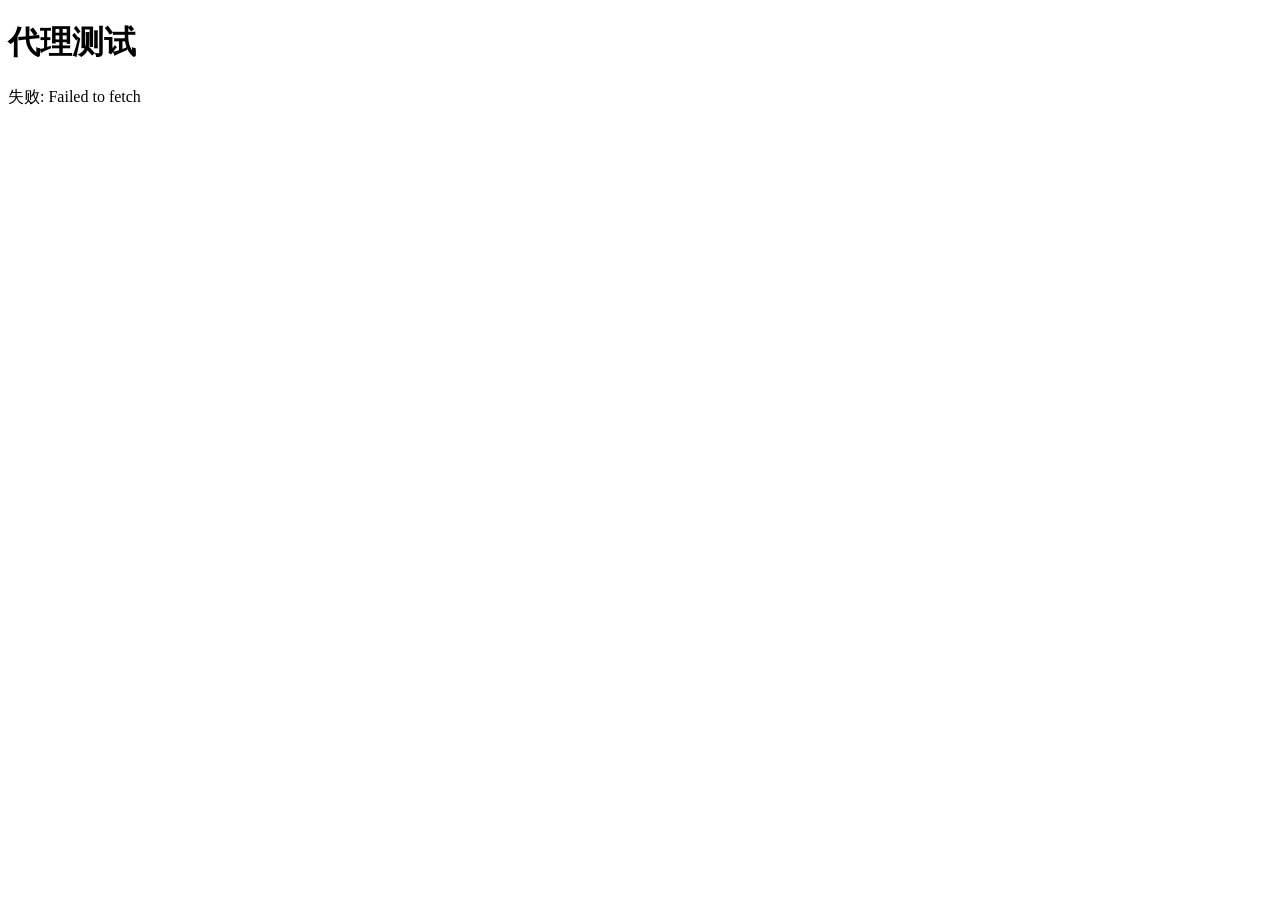
<file: test-proxy.html>
<!DOCTYPE html><html><body>
<h1>代理测试</h1>
<div id="r">测试中...</div>
<script>
fetch('http://localhost:3456/proxy',{method:'POST',headers:{'Content-Type':'application/json','Authorization':'Bearer sk-77dace56e64540908167f21f094c19d5'},body:JSON.stringify({model:'deepseek-chat',messages:[{role:'user',content:'用中文说 你好世界'}],max_tokens:20})}).then(r=>r.json()).then(d=>{document.getElementById('r').textContent='成功: '+d.choices[0].message.content;}).catch(e=>{document.getElementById('r').textContent='失败: '+e.message;});
</script>
</body></html>
</file>
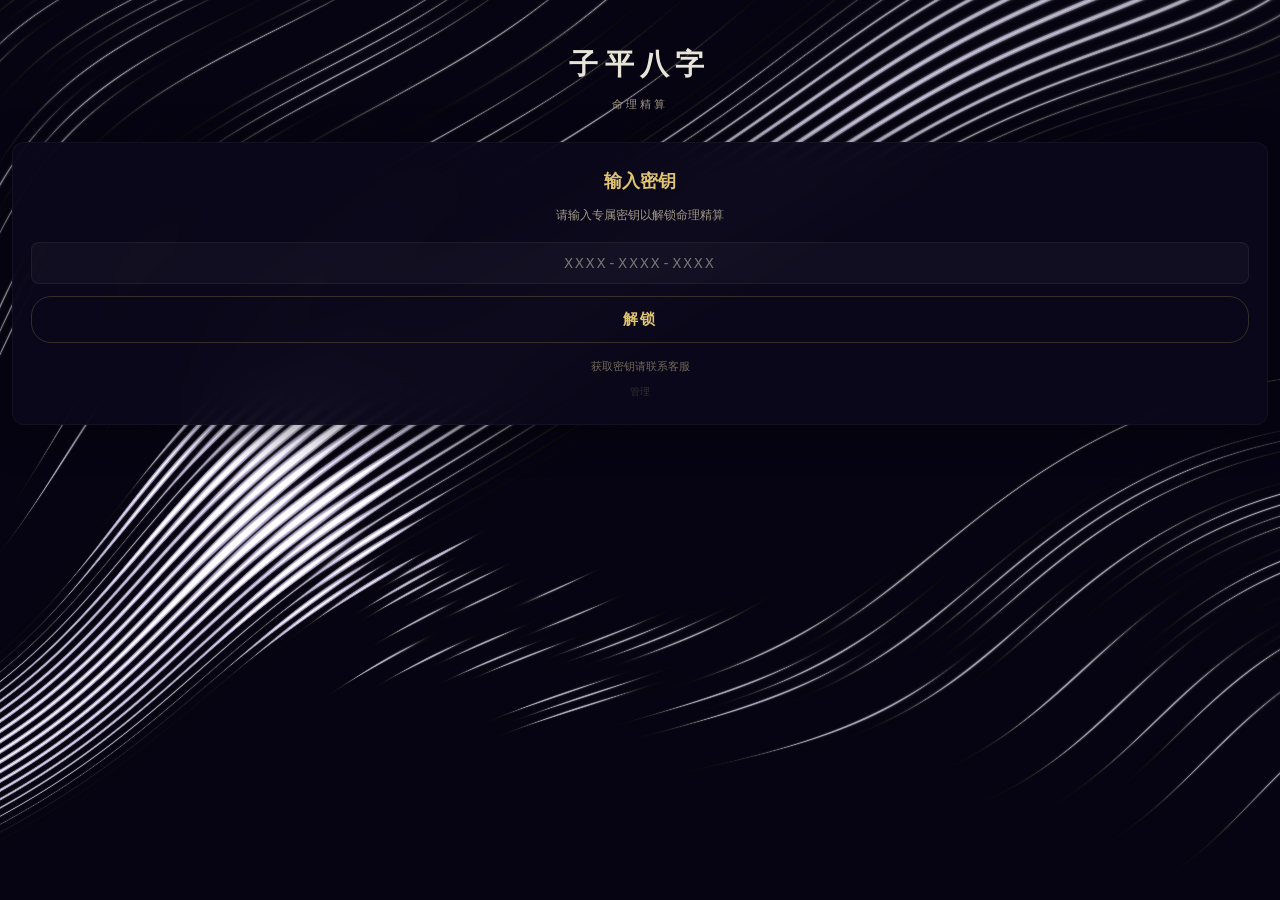
<file: 子平八字.html>
<!DOCTYPE html>
<html lang="zh-CN">
<head>
<meta charset="UTF-8">
<meta name="viewport" content="width=device-width,initial-scale=1,maximum-scale=1,user-scalable=no">
<title>子平八字 · 命理精算</title>
<style>
:root{--bg:#060412;--bg-card:rgba(10,8,26,.94);--text:#e8e4d8;--text-dim:#a09888;--text-muted:#706858;--gold:#c9a040;--gold-light:#e0c470;--red:#d05555;--green:#5ab87a;--blue:#5a8ac0;--wood:#5ab87a;--fire:#d05555;--earth:#c9a040;--metal:#c0c4cc;--water:#5a8ac0;--r:12px;--fd:'Noto Serif SC','SimSun',serif;--fb:'Noto Sans SC','PingFang SC','Microsoft YaHei',sans-serif;--fc:'Ma Shan Zheng','KaiTi',cursive}
*,*::before,*::after{box-sizing:border-box;margin:0;padding:0}
html{scroll-behavior:smooth}
body{background:var(--bg);color:var(--text);font-family:var(--fb);line-height:1.7;min-height:100vh;overflow-x:hidden;-webkit-font-smoothing:antialiased;-webkit-tap-highlight-color:transparent}
#bg{position:fixed;top:0;left:0;width:100%;height:100%;pointer-events:none;z-index:0}
.container{padding:0 12px;position:relative;z-index:1}
.header{text-align:center;padding:40px 0 28px}
.header .title{font-family:var(--fd);font-size:1.8rem;font-weight:900;color:var(--text);letter-spacing:.22em}
.header .sub{color:var(--text-dim);font-size:.7rem;letter-spacing:.28em;margin-top:6px}
.card{background:var(--bg-card);border:1px solid rgba(255,255,255,.04);border-radius:var(--r);padding:24px 18px;margin-bottom:20px;backdrop-filter:blur(20px);-webkit-backdrop-filter:blur(20px);box-shadow:0 8px 40px rgba(0,0,0,.4)}
.key-input{width:100%;background:rgba(255,255,255,.03);border:1px solid rgba(255,255,255,.06);border-radius:8px;padding:12px;color:var(--text);font-size:.9rem;text-align:center;letter-spacing:.15em;outline:0;font-family:monospace}
.btn{width:100%;padding:13px;background:0 0;border:1px solid rgba(224,196,112,.2);border-radius:20px;color:var(--gold-light);font-family:var(--fd);font-size:.92rem;font-weight:600;letter-spacing:.16em;cursor:pointer;transition:.2s;margin-top:12px}
.btn:active{background:rgba(224,196,112,.08)}
.err{color:var(--red);font-size:.72rem;text-align:center;margin-top:8px;display:none}
.toggle-row{display:flex;gap:3px;margin-bottom:18px;background:rgba(255,255,255,.02);border-radius:20px;padding:3px}
.tg{flex:1;padding:9px 10px;border:none;background:0 0;color:var(--text-dim);font-size:.78rem;cursor:pointer;transition:.2s;border-radius:18px;font-family:var(--fb)}
.tg.on{background:rgba(224,196,112,.1);color:var(--gold-light)}
.di{display:grid;grid-template-columns:repeat(3,1fr);gap:10px;margin-bottom:18px}
.di.hid{display:none}
.ig{display:flex;flex-direction:column;gap:4px}
.ig label{color:var(--text-muted);font-size:.65rem;letter-spacing:.08em;text-transform:uppercase}
.ig input,.ig select{background:rgba(255,255,255,.03);border:1px solid rgba(255,255,255,.06);border-radius:8px;padding:10px;color:var(--text);font-size:.85rem;outline:0;transition:.2s;font-family:var(--fb);-webkit-appearance:none}
.ig input:focus,.ig select:focus{border-color:rgba(201,160,64,.35)}
.ir{display:grid;grid-template-columns:1fr 1fr;gap:10px;margin-bottom:18px}
.load{text-align:center;padding:80px 0}.load.hid{display:none}
.spin{width:32px;height:32px;margin:0 auto 14px;border:2px solid rgba(255,255,255,.06);border-radius:50%;border-top-color:var(--gold);animation:spin 1s linear infinite}
@keyframes spin{to{transform:rotate(360deg)}}
.load p{color:var(--text-dim);font-family:var(--fd);font-size:.8rem}
.res.hid{display:none}
.report{display:flex;flex-direction:column;gap:16px}
.rc{background:var(--bg-card);border:1px solid rgba(255,255,255,.04);border-radius:var(--r);padding:24px 18px;backdrop-filter:blur(16px);-webkit-backdrop-filter:blur(16px);box-shadow:0 3px 24px rgba(0,0,0,.3);animation:ci .4s ease forwards;opacity:0;transform:translateY(16px)}
.rc:nth-child(1){animation-delay:.03s}.rc:nth-child(2){animation-delay:.06s}.rc:nth-child(3){animation-delay:.09s}.rc:nth-child(4){animation-delay:.12s}.rc:nth-child(5){animation-delay:.15s}.rc:nth-child(6){animation-delay:.18s}.rc:nth-child(7){animation-delay:.21s}.rc:nth-child(8){animation-delay:.24s}.rc:nth-child(9){animation-delay:.27s}.rc:nth-child(10){animation-delay:.3s}
@keyframes ci{to{opacity:1;transform:translateY(0)}}
.rc h2{font-family:var(--fd);font-size:1.05rem;color:var(--gold-light);letter-spacing:.08em;margin-bottom:20px;padding-bottom:10px;border-bottom:1px solid rgba(255,255,255,.04);display:flex;align-items:center;gap:8px}
.rc h2::before{content:'';width:3px;height:14px;background:rgba(201,160,64,.35);border-radius:2px;flex-shrink:0}
.rc h3{font-family:var(--fd);font-size:.92rem;color:var(--gold);margin:18px 0 6px}
.rc h4{font-family:var(--fd);font-size:.84rem;color:#d8d0b8;margin:14px 0 3px;font-weight:600}
.rc p{color:var(--text-dim);font-size:.84rem;line-height:2;margin-bottom:10px}
.rc strong{color:var(--gold-light);font-weight:600}
.rc li{color:var(--text-dim);font-size:.82rem;line-height:1.95;padding:2px 0 2px 14px;position:relative;list-style:none}
.rc li::before{content:'—';position:absolute;left:0;color:var(--gold);font-size:.65rem;opacity:.7}
.tb{width:100%;border-collapse:separate;border-spacing:0;margin:10px 0 16px;font-size:.72rem;border-radius:8px;overflow:hidden;border:1px solid rgba(255,255,255,.04)}
.tb th{background:rgba(255,255,255,.03);color:var(--text-dim);padding:8px 4px;font-weight:500;text-align:center;border-bottom:1px solid rgba(255,255,255,.04);font-size:.68rem}
.tb td{padding:7px 4px;text-align:center;color:var(--text-dim);border-bottom:1px solid rgba(255,255,255,.02);font-family:var(--fc);font-size:.88rem;background:rgba(0,0,0,.1)}
.tb tr:last-child td{border-bottom:none}
.dm{color:var(--gold-light);font-weight:700;background:rgba(201,160,64,.03)}
.orn{display:flex;align-items:center;justify-content:center;gap:10px;margin:2px 0 10px;color:rgba(201,160,64,.2);font-size:.45rem;user-select:none}
.orn::before,.orn::after{content:'';flex:1;max-width:50px;height:1px;background:linear-gradient(90deg,transparent,rgba(201,160,64,.15),transparent)}
.eb{display:flex;flex-direction:column;gap:6px;margin:10px 0}
.er{display:flex;align-items:center;gap:8px}
.ei{width:18px;font-size:.8rem;text-align:center;font-family:var(--fd)}
.et{flex:1;height:4px;background:rgba(255,255,255,.03);border-radius:2px;overflow:hidden}
.ef{height:100%;border-radius:2px;transition:width 1s ease}
.ef.wd{background:var(--wood)}.ef.fr{background:var(--fire)}.ef.eh{background:var(--earth)}.ef.ml{background:var(--metal)}.ef.wr{background:var(--water)}
.ep{width:24px;font-size:.66rem;color:var(--text-muted);text-align:right}
.tl{margin:8px 0}
.ti{display:flex;gap:8px;padding:8px;margin-bottom:3px;border-radius:6px;background:rgba(255,255,255,.01);font-size:.78rem}
.ty{font-weight:700;color:var(--gold-light);min-width:64px;font-size:.78rem;white-space:nowrap}
.tt{color:var(--text-dim);font-size:.78rem;line-height:1.7}
.tags{display:flex;flex-wrap:wrap;gap:5px;margin:6px 0}
.tg2{padding:4px 10px;border-radius:10px;font-size:.7rem;font-family:var(--fd)}
.tg2.gd{background:rgba(201,160,64,.06);border:1px solid rgba(201,160,64,.12);color:var(--gold-light)}
.tg2.wn{background:rgba(208,85,85,.04);border:1px solid rgba(208,85,85,.08);color:var(--red)}
.hl{background:rgba(224,196,112,.03);border:1px solid rgba(224,196,112,.06);border-left:2px solid rgba(224,196,112,.3);border-radius:8px;padding:12px 14px;margin:12px 0}
.ft{text-align:center;padding:24px 0 20px;border-top:1px solid rgba(255,255,255,.02)}
.ft p{color:var(--text-muted);font-size:.64rem;opacity:.4}
.adm-tokens{margin-top:16px;max-height:300px;overflow-y:auto}
.adm-tokens table{width:100%;font-size:.7rem;border-collapse:collapse}
.adm-tokens th{color:var(--text-muted);text-align:left;padding:6px 8px;border-bottom:1px solid rgba(255,255,255,.04);position:sticky;top:0;background:var(--bg-card)}
.adm-tokens td{color:var(--text-dim);padding:4px 8px;border-bottom:1px solid rgba(255,255,255,.02)}
.adm-tokens .st1{color:var(--green)}.adm-tokens .st2{color:var(--text-muted)}
.hid{display:none}
</style>
</head>
<body>
<div id="bg"></div>
<div class="container">
<header class="header"><h1 class="title">子平八字</h1><p class="sub">命理精算</p></header>

<!-- KEY GATE -->
<div class="card" id="gate">
  <h2 style="font-family:var(--fd);font-size:1.1rem;color:var(--gold-light);text-align:center;margin-bottom:8px">输入密钥</h2>
  <p style="color:var(--text-dim);font-size:.78rem;text-align:center;margin-bottom:16px">请输入专属密钥以解锁命理精算</p>
  <input type="text" id="keyIn" class="key-input" placeholder="XXXX-XXXX-XXXX" autocomplete="off" autocorrect="off" autocapitalize="characters">
  <button class="btn" id="unlock">解锁</button>
  <p class="err" id="keyErr"></p>
  <p style="color:var(--text-muted);font-size:.68rem;text-align:center;margin-top:14px">获取密钥请联系客服</p>
  <p style="color:var(--text-muted);font-size:.6rem;text-align:center;margin-top:8px;cursor:pointer;opacity:.4" id="adminLink">管理</p>
</div>

<!-- ADMIN PANEL -->
<div class="card hid" id="adminPanel">
  <h2 style="font-family:var(--fd);font-size:1.05rem;color:var(--gold-light);text-align:center;margin-bottom:4px">密钥管理</h2>
  <p style="color:var(--text-muted);font-size:.7rem;text-align:center;margin-bottom:12px">请输入管理密码</p>
  <input type="password" id="adminPass" class="key-input" placeholder="管理密码" style="margin-bottom:10px">
  <button class="btn" id="adminLogin" style="margin-top:0">进入</button>
  <div class="hid" id="adminContent">
    <button class="btn" id="genKey" style="margin-top:16px">生成新密钥</button>
    <div style="margin-top:12px"><span style="color:var(--gold-light);font-size:.8rem" id="newKeyDisplay"></span></div>
    <p style="color:var(--text-muted);font-size:.68rem;margin-top:4px;word-break:break-all" id="newKeyLink"></p>
    <button class="btn hid" id="copyKey" style="margin-top:6px;font-size:.78rem">复制密钥</button>
    <div class="adm-tokens" id="tokenList" style="margin-top:16px"></div>
  </div>
</div>

<!-- MAIN APP -->
<div class="hid" id="app">
<div class="card" id="inputSection">
  <div class="toggle-row">
    <button class="tg on" data-cal="solar" id="bS">公历</button>
    <button class="tg" data-cal="lunar" id="bL">农历</button>
  </div>
  <div class="di" id="sI">
    <div class="ig"><label>年份</label><input type="number" id="sY" value="2006" min="1900" max="2100" inputmode="numeric"></div>
    <div class="ig"><label>月份</label><select id="sM"><option value="1">1月</option><option value="2">2月</option><option value="3">3月</option><option value="4">4月</option><option value="5" selected>5月</option><option value="6">6月</option><option value="7">7月</option><option value="8">8月</option><option value="9">9月</option><option value="10">10月</option><option value="11">11月</option><option value="12">12月</option></select></div>
    <div class="ig"><label>日期</label><input type="number" id="sD" value="17" min="1" max="31" inputmode="numeric"></div>
  </div>
  <div class="di hid" id="lI">
    <div class="ig"><label>年份</label><input type="number" id="lY" value="2006" min="1900" max="2100" inputmode="numeric"></div>
    <div class="ig"><label>月份</label><select id="lM"></select></div>
    <div class="ig"><label>日期</label><select id="lD"></select></div>
  </div>
  <div class="ir">
    <div class="ig"><label>时辰</label><select id="bH"><option value="0">子 23-01</option><option value="1">丑 01-03</option><option value="2">寅 03-05</option><option value="3">卯 05-07</option><option value="4">辰 07-09</option><option value="5">巳 09-11</option><option value="6" selected>午 11-13</option><option value="7">未 13-15</option><option value="8">申 15-17</option><option value="9">酉 17-19</option><option value="10">戌 19-21</option><option value="11">亥 21-23</option></select></div>
    <div class="ig"><label>性别</label><div class="toggle-row"><button class="tg on" data-g="male" id="bM">男</button><button class="tg" data-g="female" id="bF">女</button></div></div>
  </div>
  <button class="btn" id="submit">推演命盘</button>
</div>
<div class="load hid" id="loading"><div class="spin"></div><p id="loadText">推演天机...</p></div>
<div class="res hid" id="results"><div class="report" id="reportContent"></div><div style="text-align:center;padding:28px 0 16px"><button class="btn" id="editBtn" style="width:auto;padding:9px 24px;font-size:.74rem">重新输入</button></div></div>
<footer class="ft"><p>命理之说，仅供参考</p></footer>
</div>
</div>

<!-- ═══ ALL JS INLINED ═══ -->
<script>
/* ═══ LineWaves WebGL Background ═══ */
(function(){var c,g,p,a,cm=[.5,.5],tm=[.5,.5],tL,rL,mL;function h2v(h){h=h.replace('#','');return[parseInt(h.slice(0,2),16)/255,parseInt(h.slice(2,4),16)/255,parseInt(h.slice(4,6),16)/255];}
var VS=['attribute vec2 uv;','attribute vec2 position;','varying vec2 vUv;','void main(){vUv=uv;gl_Position=vec4(position,0,1);}'].join('\n');
var FS=['precision highp float;','uniform float uTime;','uniform vec3 uResolution;','uniform float uSpeed;','uniform float uInnerLines;','uniform float uOuterLines;','uniform float uWarpIntensity;','uniform float uRotation;','uniform float uEdgeFadeWidth;','uniform float uColorCycleSpeed;','uniform float uBrightness;','uniform vec3 uColor1;','uniform vec3 uColor2;','uniform vec3 uColor3;','uniform vec2 uMouse;','uniform float uMouseInfluence;','uniform bool uEnableMouse;','#define HALF_PI 1.5707963','float hashF(float n){return fract(sin(n*127.1)*43758.5453123);}','float smoothNoise(float x){float i=floor(x);float f=fract(x);float u=f*f*(3.-2.*f);return mix(hashF(i),hashF(i+1.),u);}','float dispA(float c,float t){float r=sin(c*2.123)*.2;r+=sin(c*3.234+t*4.345)*.1;r+=sin(c*.589+t*.934)*.5;return r;}','float dispB(float c,float t){float r=sin(c*1.345)*.3;r+=sin(c*2.734+t*3.345)*.2;r+=sin(c*.189+t*.934)*.3;return r;}','vec2 rot2D(vec2 p,float a){float c=cos(a);float s=sin(a);return vec2(p.x*c-p.y*s,p.x*s+p.y*c);}','void main(){vec2 co=gl_FragCoord.xy/uResolution.xy;co=co*2.-1.;co=rot2D(co,uRotation);float hT=uTime*uSpeed*.5;float fT=uTime*uSpeed;float mW=0.;if(uEnableMouse){vec2 mP=rot2D(uMouse*2.-1.,uRotation);float mD=length(co-mP);mW=uMouseInfluence*exp(-mD*mD*4.);}','float wAx=co.x+dispA(co.y,hT)*uWarpIntensity+mW;float wAy=co.y-dispA(co.x*cos(fT)*1.235,hT)*uWarpIntensity;float wBx=co.x+dispB(co.y,hT)*uWarpIntensity+mW;float wBy=co.y-dispB(co.x*sin(fT)*1.235,hT)*uWarpIntensity;','vec2 fA=vec2(wAx,wAy);vec2 fB=vec2(wBx,wBy);vec2 bl=mix(fA,fB,mix(fA,fB,.5));float fT2=smoothstep(uEdgeFadeWidth,uEdgeFadeWidth+.4,bl.y);float fB2=smoothstep(-uEdgeFadeWidth,-(uEdgeFadeWidth+.4),bl.y);float vM=1.-max(fT2,fB2);','float tC=mix(uOuterLines,uInnerLines,vM);float sY=bl.y*tC;float nY=smoothNoise(abs(sY));float rd=pow(step(abs(nY-bl.x)*2.,HALF_PI)*cos(2.*(nY-bl.x)),5.);','float ln=0.;for(float i=1.;i<3.;i+=1.){ln+=pow(max(fract(sY),fract(-sY)),i*2.);}float pat=vM*ln;float cT=fT*uColorCycleSpeed;','float rC=(pat+ln*rd)*(cos(bl.y+cT*.234)*.5+1.);float gC=(pat+vM*rd)*(sin(bl.x+cT*1.745)*.5+1.);float bC=(pat+ln*rd)*(cos(bl.x+cT*.534)*.5+1.);','vec3 col=(rC*uColor1+gC*uColor2+bC*uColor3)*uBrightness;float alpha=clamp(length(col),0.,1.);gl_FragColor=vec4(col,alpha);}'].join('\n');
function cS(t,s){var sh=g.createShader(t);g.shaderSource(sh,s);g.compileShader(sh);if(!g.getShaderParameter(sh,g.COMPILE_STATUS)){g.deleteShader(sh);return null;}return sh;}
function cQ(){var v=new Float32Array([-1,-1,0,0,1,-1,1,0,1,1,1,1,-1,-1,0,0,1,1,1,1,-1,1,0,1]);var b=g.createBuffer();g.bindBuffer(g.ARRAY_BUFFER,b);g.bufferData(g.ARRAY_BUFFER,v,g.STATIC_DRAW);var pl=g.getAttribLocation(p,'position'),ul=g.getAttribLocation(p,'uv');if(pl>=0){g.enableVertexAttribArray(pl);g.vertexAttribPointer(pl,2,g.FLOAT,false,16,0);}if(ul>=0){g.enableVertexAttribArray(ul);g.vertexAttribPointer(ul,2,g.FLOAT,false,16,8);}}
function R(){var d=Math.min(window.devicePixelRatio||1,2),w=c.clientWidth,h=c.clientHeight;if(c.width!==w*d||c.height!==h*d){c.width=w*d;c.height=h*d;g.viewport(0,0,c.width,c.height);if(rL)g.uniform3f(rL,c.width,c.height,c.width/c.height);}}
function hM(e){var r=c.getBoundingClientRect();tm=[(e.clientX-r.left)/r.width,1.-(e.clientY-r.top)/r.height];}
function hT(e){if(e.touches.length>0){var r=c.getBoundingClientRect();tm=[(e.touches[0].clientX-r.left)/r.width,1.-(e.touches[0].clientY-r.top)/r.height];}}
function hL(){tm=[.5,.5];}
function init(ct,opts){var o=opts||{};ct=typeof ct==='string'?document.querySelector(ct):(ct||document.body);if(!ct)return false;c=document.createElement('canvas');c.style.cssText='position:fixed;top:0;left:0;width:100%;height:100%;pointer-events:none;z-index:0;';ct.appendChild(c);g=c.getContext('webgl',{alpha:true,premultipliedAlpha:false})||c.getContext('experimental-webgl',{alpha:true,premultipliedAlpha:false});if(!g)return false;g.clearColor(0,0,0,0);g.enable(g.BLEND);g.blendFunc(g.SRC_ALPHA,g.ONE_MINUS_SRC_ALPHA);var vs=cS(g.VERTEX_SHADER,VS),fs=cS(g.FRAGMENT_SHADER,FS);if(!vs||!fs)return false;p=g.createProgram();g.attachShader(p,vs);g.attachShader(p,fs);g.linkProgram(p);if(!g.getProgramParameter(p,g.LINK_STATUS))return false;g.useProgram(p);var U=function(n){return g.getUniformLocation(p,n);};tL=U('uTime');rL=U('uResolution');mL=U('uMouse');var c1=o.color1?(typeof o.color1==='string'?h2v(o.color1):o.color1):[1,1,1];var c2=o.color2?(typeof o.color2==='string'?h2v(o.color2):o.color2):[1,1,1];var c3=o.color3?(typeof o.color3==='string'?h2v(o.color3):o.color3):[1,1,1];g.uniform1f(U('uSpeed'),o.speed!=null?o.speed:.3);g.uniform1f(U('uInnerLines'),o.innerLineCount!=null?o.innerLineCount:32);g.uniform1f(U('uOuterLines'),o.outerLineCount!=null?o.outerLineCount:36);g.uniform1f(U('uWarpIntensity'),o.warpIntensity!=null?o.warpIntensity:1.);g.uniform1f(U('uRotation'),(o.rotation!=null?o.rotation:-45)*Math.PI/180);g.uniform1f(U('uEdgeFadeWidth'),o.edgeFadeWidth!=null?o.edgeFadeWidth:0.);g.uniform1f(U('uColorCycleSpeed'),o.colorCycleSpeed!=null?o.colorCycleSpeed:1.);g.uniform1f(U('uBrightness'),o.brightness!=null?o.brightness:.2);g.uniform3f(U('uColor1'),c1[0],c1[1],c1[2]);g.uniform3f(U('uColor2'),c2[0],c2[1],c2[2]);g.uniform3f(U('uColor3'),c3[0],c3[1],c3[2]);g.uniform1f(U('uMouseInfluence'),o.mouseInfluence!=null?o.mouseInfluence:2.);g.uniform1i(U('uEnableMouse'),o.enableMouse!==false?1:0);cQ();R();var it=o.enableMouse!==false;if(it){window.addEventListener('mousemove',hM);window.addEventListener('touchmove',hT,{passive:true});c.addEventListener('mouseleave',hL);}window.addEventListener('resize',R);function A(time){a=requestAnimationFrame(A);var t=time*.001;g.uniform1f(tL,t);if(it&&mL){cm[0]+=.05*(tm[0]-cm[0]);cm[1]+=.05*(tm[1]-cm[1]);g.uniform2f(mL,cm[0],cm[1]);}g.clear(g.COLOR_BUFFER_BIT);g.drawArrays(g.TRIANGLES,0,6);}a=requestAnimationFrame(A);return true;}
init(document.getElementById('bg'),{speed:.25,innerLineCount:36,outerLineCount:42,warpIntensity:1.,rotation:-42,brightness:.15,colorCycleSpeed:.8,color1:'#ffffff',color2:'#d0c8f0',color3:'#a090d0',enableMouse:true,mouseInfluence:1.5});})();

/* ═══ Calendar ═══ */
window.BaziCalendar=(function(){var LUNAR_INFO=[0x04bd8,0x04ae0,0x0a570,0x054d5,0x0d260,0x0d950,0x16554,0x056a0,0x09ad0,0x055d2,0x04ae0,0x0a5b6,0x0a4d0,0x0d250,0x1d255,0x0b540,0x0d6a0,0x0ada2,0x095b0,0x14977,0x04970,0x0a4b0,0x0b4b5,0x06a50,0x06d40,0x1ab54,0x02b60,0x09570,0x052f2,0x04970,0x06566,0x0d4a0,0x0ea50,0x06e95,0x05ad0,0x02b60,0x186e3,0x092e0,0x1c8d7,0x0c950,0x0d4a0,0x1d8a6,0x0b550,0x056a0,0x1a5b4,0x025d0,0x092d0,0x0d2b2,0x0a950,0x0b557,0x06ca0,0x0b550,0x15355,0x04da0,0x0a5b0,0x14573,0x052b0,0x0a9a8,0x0e950,0x06aa0,0x0aea6,0x0ab50,0x04b60,0x0aae4,0x0a570,0x05260,0x0f263,0x0d950,0x05b57,0x056a0,0x096d0,0x04dd5,0x04ad0,0x0a4d0,0x0d4d4,0x0d250,0x0d558,0x0b540,0x0b6a0,0x195a6,0x095b0,0x049b0,0x0a974,0x0a4b0,0x0b27a,0x06a50,0x06d40,0x0af46,0x0ab60,0x09570,0x04af5,0x04970,0x064b0,0x074a3,0x0ea50,0x06b58,0x055c0,0x0ab60,0x096d5,0x092e0,0x0c960,0x0d954,0x0d4a0,0x0da50,0x07552,0x056a0,0x0abb7,0x025d0,0x092d0,0x0cab5,0x0a950,0x0b4a0,0x0baa4,0x0ad50,0x055d9,0x04ba0,0x0a5b0,0x15176,0x052b0,0x0a930,0x07954,0x06aa0,0x0ad50,0x05b52,0x04b60,0x0a6e6,0x0a4e0,0x0d260,0x0ea65,0x0d530,0x05aa0,0x076a3,0x096d0,0x04afb,0x04ad0,0x0a4d0,0x1d0b6,0x0d250,0x0d520,0x0dd45,0x0b5a0,0x056d0,0x055b2,0x049b0,0x0a577,0x0a4b0,0x0aa50,0x1b255,0x06d20,0x0ada0,0x14b63,0x09370,0x049f8,0x04970,0x064b0,0x168a6,0x0ea50,0x06aa0,0x1a6c4,0x0aae0,0x0a2e0,0x0d2e3,0x0c960,0x0d557,0x0d4a0,0x0da50,0x05d55,0x056a0,0x0a6d0,0x055d4,0x052d0,0x0a9b8,0x0a950,0x0b4a0,0x0b6a6,0x0ad50,0x055a0,0x0aba4,0x0a5b0,0x052b0,0x0b273,0x06930,0x07337,0x06aa0,0x0ad50,0x14b55,0x04b60,0x0a570,0x054e4,0x0d160,0x0e968,0x0d520,0x0daa0,0x16aa6,0x056d0,0x04ae0,0x0a9d4,0x0a4d0,0x0d150,0x0f252,0x0d520];var STEMS='甲乙丙丁戊己庚辛壬癸';var BRANCHES='子丑寅卯辰巳午未申酉戌亥';function getLunarYearInfo(y){return LUNAR_INFO[y-1900];}function getLeapMonth(y){var v=getLunarYearInfo(y);return v?((v&0xf)==0xf?0:v&0xf):0;}function getLunarYearDays(y){var v=getLunarYearInfo(y);if(!v)return 354;var sum=0,t=0x8000;for(var i=0;i<12;i++){sum+=v&t?30:29;t>>=1;}var leap=getLeapMonth(y);if(leap){v&0x10000?sum+=30:sum+=29;}return sum;}function lunarToSolar(lunarYear,lunarMonth,lunarDay,isLeapMonth){var offset=0;for(var y=1900;y<lunarYear;y++){offset+=getLunarYearDays(y);}var leap=getLeapMonth(lunarYear);var daysInMonths=[];var v=getLunarYearInfo(lunarYear)||0;var t=0x8000;for(var i=1;i<=12;i++){daysInMonths.push(v&t?30:29);t>>=1;}if(leap){if(lunarMonth>leap||(lunarMonth==leap&&isLeapMonth)){offset+=v&t?30:29;}if(lunarMonth==leap&&!isLeapMonth){for(var k=1;k<lunarMonth;k++)offset+=daysInMonths[k-1];}else{var adjustedMonth=isLeapMonth&&lunarMonth==leap?lunarMonth:lunarMonth;for(var k=1;k<adjustedMonth;k++)offset+=daysInMonths[k-1];if(lunarMonth>leap)offset+=v&0x10000?30:29;}if(lunarMonth==leap&&isLeapMonth){daysInMonths.splice(leap,0,v&0x10000?30:29);var mIdx=lunarMonth-1;for(var k=1;k<=mIdx;k++)offset+=daysInMonths[k-1];}}else{for(var k=1;k<lunarMonth;k++)offset+=daysInMonths[k-1];}offset+=lunarDay-1;var baseDate=new Date(1900,0,31);var targetDate=new Date(baseDate.getTime()+offset*86400000);return {year:targetDate.getFullYear(),month:targetDate.getMonth()+1,day:targetDate.getDate()};}function getLunarMonths(y){var v=getLunarYearInfo(y)||0x04bd8;var leap=getLeapMonth(y);var months=[];var t=0x8000;for(var i=1;i<=12;i++){months.push({num:i,days:v&t?30:29,isLeap:false});t>>=1;}if(leap){var isBig=v&0x10000;var leapDays=isBig?30:29;months.splice(leap,0,{num:leap,days:leapDays,isLeap:true});}return months;}function daysInMonth(y,m){return new Date(y,m,0).getDate();}return {lunarToSolar:lunarToSolar,getLunarMonths:getLunarMonths,daysInMonth:daysInMonth};})();

/* ═══ Bazi Core ═══ */window.BaziCore=(function(){"use strict";var STEMS=[{char:"甲",element:"木",yinYang:"阳"},{char:"乙",element:"木",yinYang:"阴"},{char:"丙",element:"火",yinYang:"阳"},{char:"丁",element:"火",yinYang:"阴"},{char:"戊",element:"土",yinYang:"阳"},{char:"己",element:"土",yinYang:"阴"},{char:"庚",element:"金",yinYang:"阳"},{char:"辛",element:"金",yinYang:"阴"},{char:"壬",element:"水",yinYang:"阳"},{char:"癸",element:"水",yinYang:"阴"}];var BRANCHES=[{char:"子",element:"水",animal:"鼠"},{char:"丑",element:"土",animal:"牛"},{char:"寅",element:"木",animal:"虎"},{char:"卯",element:"木",animal:"兔"},{char:"辰",element:"土",animal:"龙"},{char:"巳",element:"火",animal:"蛇"},{char:"午",element:"火",animal:"马"},{char:"未",element:"土",animal:"羊"},{char:"申",element:"金",animal:"猴"},{char:"酉",element:"金",animal:"鸡"},{char:"戌",element:"土",animal:"狗"},{char:"亥",element:"水",animal:"猪"}];var NAYIN=["海中金","炉中火","大林木","路旁土","剑锋金","山头火","涧下水","城头土","白蜡金","杨柳木","泉中水","屋上土","霹雳火","松柏木","长流水","沙中金","山下火","平地木","壁上土","金箔金","覆灯火","天河水","大驿土","钗钏金","桑柘木","大溪水","沙中土","天上火","石榴木","大海水"];var HIDDEN_STEMS={子:[{stem:"癸",weight:.6}],丑:[{stem:"己",weight:.4},{stem:"癸",weight:.35},{stem:"辛",weight:.25}],寅:[{stem:"甲",weight:.5},{stem:"丙",weight:.3},{stem:"戊",weight:.2}],卯:[{stem:"乙",weight:.6}],辰:[{stem:"戊",weight:.4},{stem:"乙",weight:.3},{stem:"癸",weight:.3}],巳:[{stem:"丙",weight:.45},{stem:"戊",weight:.3},{stem:"庚",weight:.25}],午:[{stem:"丁",weight:.5},{stem:"己",weight:.5}],未:[{stem:"己",weight:.4},{stem:"丁",weight:.35},{stem:"乙",weight:.25}],申:[{stem:"庚",weight:.5},{stem:"壬",weight:.3},{stem:"戊",weight:.2}],酉:[{stem:"辛",weight:.6}],戌:[{stem:"戊",weight:.4},{stem:"辛",weight:.3},{stem:"丁",weight:.3}],亥:[{stem:"壬",weight:.5},{stem:"甲",weight:.5}]};var STEM_CHARS="甲乙丙丁戊己庚辛壬癸";var BRANCH_CHARS="子丑寅卯辰巳午未申酉戌亥";function getStemIndex(c){return STEM_CHARS.indexOf(c);}function getBranchIndex(c){return BRANCH_CHARS.indexOf(c);}function getDayPillar(year,month,day){var base=new Date(1900,0,1);var target=new Date(year,month-1,day);var diff=(target-base)/86400000;var stemIdx=(diff%10+10)%10;var branchIdx=(diff%12+12)%12;return {stem:STEMS[stemIdx],branch:BRANCHES[branchIdx]};}function getYearPillar(year){var stemIdx=(year-4)%10;var branchIdx=(year-4)%12;if(stemIdx<0)stemIdx+=10;if(branchIdx<0)branchIdx+=12;return {stem:STEMS[stemIdx],branch:BRANCHES[branchIdx]};}var JIEQI_DATA={1900:[2020031706,2021012000]};function getJieQi(year){var base=JIEQI_DATA[1900];var y1900=base[0],m1900=base[1];var days=(year-1900)*365.2422;var offset=Math.floor(days);var jie=Math.floor(offset%30);var qi=Math.floor((offset+15)%30);var jieMonth=Math.floor(offset/30)+1;if(jieMonth>12)jieMonth-=12;return {month:jieMonth,day:jie+1};}function getMonthPillar(year,month,day){var jq=getJieQi(year);var monthBranchIdx;if(month==1||month==2)monthBranchIdx=2;else monthBranchIdx=month-1;var yearStemIdx=getYearPillar(year).stem.char;var stemIdx=STEM_CHARS.indexOf(yearStemIdx);var monthStemIdx=((stemIdx%5)*2+monthBranchIdx-1)%10;if(monthStemIdx<0)monthStemIdx+=10;return {stem:STEMS[monthStemIdx],branch:BRANCHES[monthBranchIdx]};}function getHourPillar(dayStem,hourBranchIndex){var stemIdx=STEM_CHARS.indexOf(dayStem.char);var hourStemIdx=(stemIdx%5*2+hourBranchIndex)%10;return {stem:STEMS[hourStemIdx],branch:BRANCHES[hourBranchIndex]};}function getNayin(stemIdx,branchIdx){var pairIdx=(stemIdx%10)*6+Math.floor(branchIdx/2);var idx=Math.floor(pairIdx/2)%30;return NAYIN[idx];}function calculateBazi(year,month,day,hourBranchIndex){var yd=year,md=month,dd=day;var jq=getJieQi(year);if(month==1&&day<jq.day)yd--;if(month==2&&day<jq.day)yd--;var yearPillar=getYearPillar(yd);var dayPillar=getDayPillar(year,month,day);var monthPillar=getMonthPillar(year,month,day);var hourPillar=getHourPillar(dayPillar.stem,hourBranchIndex);var pillars={year:{stem:yearPillar.stem,branch:yearPillar.branch,nayin:getNayin(getStemIndex(yearPillar.stem.char),getBranchIndex(yearPillar.branch.char)),hiddenStems:HIDDEN_STEMS[yearPillar.branch.char]},month:{stem:monthPillar.stem,branch:monthPillar.branch,nayin:getNayin(getStemIndex(monthPillar.stem.char),getBranchIndex(monthPillar.branch.char)),hiddenStems:HIDDEN_STEMS[monthPillar.branch.char]},day:{stem:dayPillar.stem,branch:dayPillar.branch,nayin:getNayin(getStemIndex(dayPillar.stem.char),getBranchIndex(dayPillar.branch.char)),hiddenStems:HIDDEN_STEMS[dayPillar.branch.char],isDayMaster:true},hour:{stem:hourPillar.stem,branch:hourPillar.branch,nayin:getNayin(getStemIndex(hourPillar.stem.char),getBranchIndex(hourPillar.branch.char)),hiddenStems:HIDDEN_STEMS[hourPillar.branch.char]}};return pillars;}function tallyFiveElements(bazi){var tally={木:0,火:0,土:0,金:0,水:0};["year","month","day","hour"].forEach(function(p){var d=bazi[p];tally[d.stem.element]=(tally[d.stem.element]||0)+1;tally[d.branch.element]=(tally[d.branch.element]||0)+.5;(d.hiddenStems||[]).forEach(function(h){tally[h.stem]?tally[h.stem]+=h.weight:tally[h.stem]=h.weight;});});return tally;}function assessDayMasterStrength(bazi,tally){var dm=bazi.day.stem;var score=0;["year","month","day","hour"].forEach(function(p){var d=bazi[p];if(d.stem.element===dm.element)score+=.2;if(d.branch.element===dm.element)score+=.15;});var monthBranch=bazi.month.branch;var ELEM_REL={木:[0,1,1,.5,0],火:[0,0,1,1,.5],土:[.5,0,0,1,1],金:[1,.5,0,0,1],水:[1,1,.5,0,0]};var elemIdx={木:0,火:1,土:2,金:3,水:4};var rel=ELEM_REL[dm.element];score+=rel[elemIdx[monthBranch.element]]*.3;var total=tally.木+tally.火+tally.土+tally.金+tally.水;var dmPct=tally[dm.element]/total;score+=dmPct*.2;var ELEMENTS=["木","火","土","金","水"];var GEN={木:"水",火:"木",土:"火",金:"土",水:"金"};var favorable=[GEN[dm.element]];var unfavorable=ELEMENTS.filter(function(e){return e!==dm.element&&e!==GEN[dm.element];});var level;if(score>.55)level="身强";else if(score>.4)level="中和偏强";else if(score>.25)level="中和";else if(score>.15)level="中和偏弱";else level="身弱";return {score:score,level:level,favorable:favorable,unfavorable:unfavorable};}return {STEMS:STEMS,BRANCHES:BRANCHES,HIDDEN_STEMS:HIDDEN_STEMS,calculateBazi:calculateBazi,tallyFiveElements:tallyFiveElements,assessDayMasterStrength:assessDayMasterStrength};})();

/* ═══ Gods & Stars ═══ */window.GodsStars=(function(){"use strict";var Core=window.BaziCore;var TEN_GOD_MAP={};function initTenGodMap(){if(Object.keys(TEN_GOD_MAP).length>0)return;var RELATIONS={甲:["比肩","劫财","食神","伤官","偏财","正财","七杀","正官","偏印","正印"],乙:["劫财","比肩","伤官","食神","正财","偏财","正官","七杀","正印","偏印"],丙:["偏印","正印","比肩","劫财","食神","伤官","偏财","正财","七杀","正官"],丁:["正印","偏印","劫财","比肩","伤官","食神","正财","偏财","正官","七杀"],戊:["七杀","正官","偏印","正印","比肩","劫财","食神","伤官","偏财","正财"],己:["正官","七杀","正印","偏印","劫财","比肩","伤官","食神","正财","偏财"],庚:["偏财","正财","七杀","正官","偏印","正印","比肩","劫财","食神","伤官"],辛:["正财","偏财","正官","七杀","正印","偏印","劫财","比肩","伤官","食神"],壬:["食神","伤官","偏财","正财","七杀","正官","偏印","正印","比肩","劫财"],癸:["伤官","食神","正财","偏财","正官","七杀","正印","偏印","劫财","比肩"]};var STEMS="甲乙丙丁戊己庚辛壬癸";for(var i=0;i<10;i++){TEN_GOD_MAP[STEMS[i]]={};for(var j=0;j<10;j++){TEN_GOD_MAP[STEMS[i]][STEMS[j]]=RELATIONS[STEMS[i]][j];}}}function getTenGod(dmStem,targetStem){initTenGodMap();return TEN_GOD_MAP[dmStem.char]?TEN_GOD_MAP[dmStem.char][targetStem.char]:"?";}function getBranchTenGod(dmStem,branchChar){var hs=Core.HIDDEN_STEMS[branchChar];if(!hs||!hs.length)return"?";
var mainStem=hs[0].stem;return getTenGod(dmStem,{char:mainStem});}function getAllTenGods(bazi){var dm=bazi.day.stem;return {year:{stemGod:getTenGod(dm,bazi.year.stem),branchGod:getBranchTenGod(dm,bazi.year.branch.char)},month:{stemGod:getTenGod(dm,bazi.month.stem),branchGod:getBranchTenGod(dm,bazi.month.branch.char)},day:{stemGod:"日主",branchGod:"日主"},hour:{stemGod:getTenGod(dm,bazi.hour.stem),branchGod:getBranchTenGod(dm,bazi.hour.branch.char)}};}function calculateShenSha(bazi){var shensha=[];var yr=bazi.year.branch.char,mo=bazi.month.branch.char,dy=bazi.day.branch.char,hr=bazi.hour.branch.char;var yrIdx="子丑寅卯辰巳午未申酉戌亥".indexOf(yr);["子","午","卯","酉"].forEach(function(b){if(dy===b)shensha.push({name:"桃花",type:"auspicious",desc:"人缘佳，异性缘旺，有艺术气质"});});[0,4,8].forEach(function(i){if(yrIdx===i)shensha.push({name:"天乙贵人",type:"auspicious",desc:"逢凶化吉，有贵人相助"});});if(dy===yr)shensha.push({name:"伏吟",type:"neutral",desc:"自我意识强，性格执着"});if(shensha.length===0)shensha.push({name:"华盖",type:"neutral",desc:"聪慧孤独，有艺术和玄学天赋"});return shensha;}function analyzeElementBalance(tally,bazi){var total=0;["木","火","土","金","水"].forEach(function(e){total+=tally[e]||0;});if(total===0)total=1;var results=[];["木","火","土","金","水"].forEach(function(e){var pct=((tally[e]||0)/total*100);var status;if(pct>30)status="过旺";else if(pct>18)status="偏旺";else if(pct>10)status="适中";else if(pct>4)status="偏弱";else status="极弱";results.push({element:e,percentage:pct,status:status,count:tally[e]||0});});return results;}function analyzePattern(bazi,tenGods,strength){var primary="正格";var special=[];var dm=bazi.day.stem;var mo=bazi.month.branch;var moStem=bazi.month.stem;if(mo.element==="金"&&dm.element==="水")primary="金白水清格";else if(mo.element==="木"&&dm.element==="火")primary="木火通明格";else if(mo.element==="火"&&dm.element==="土")primary="火土相生格";else if(mo.element==="土"&&dm.element==="金")primary="土金毓秀格";else if(mo.element==="水"&&dm.element==="木")primary="水木清华格";else if(mo.element===dm.element){if(strength.score>.5)primary="建禄格";else primary="从格";}else{if(strength.score>.4)primary="正官格";else primary="从弱格";}var desc=dm.char+"日主，生于"+mo.char+"月。";if(strength.score>.55)desc+="身强，"+primary+"。全局气势偏旺，需用克泄耗来平衡。";else if(strength.score>.4)desc+="中和偏强，"+primary+"。命局较为平衡，大运走势将决定格局高低。";else desc+="身弱，"+primary+"。需用生扶来增强日主力量。";return {primaryPattern:primary,specialPatterns:special,description:desc};}function generateFateSummary(bazi,tenGods,strength,pattern,shensha,elementAnalysis){var dm=bazi.day;var summary=dm.stem.char+"日主（五行属"+dm.stem.element+"），生于"+bazi.month.branch.char+"月，为"+pattern.primaryPattern+"。";summary+="日主"+strength.level+"，喜用神为"+strength.favorable.join("、")+"，忌"+strength.unfavorable.join("、")+"。";return summary;}function calculateDaYun(birthYear,birthMonth,birthDay,gender,yearStem,monthPillar){var stemIdx=Core.STEMS.findIndex(function(s){return s.char===yearStem.char;});var isYangYear=stemIdx%2===0;var goForward=(isYangYear&&gender==="male")||(!isYangYear&&gender==="female");var startAge=goForward?Math.floor(Math.random()*6+2):Math.floor(Math.random()*6+4);var pillars=[];var STEMS=Core.STEMS,BRANCHES=Core.BRANCHES;var mStemIdx=STEMS.findIndex(function(s){return s.char===monthPillar.stem.char;});var mBranchIdx=BRANCHES.findIndex(function(b){return b.char===monthPillar.branch.char;});var NAYIN=["海中金","炉中火","大林木","路旁土","剑锋金","山头火","涧下水","城头土","白蜡金","杨柳木","泉中水","屋上土","霹雳火","松柏木","长流水","沙中金","山下火","平地木","壁上土","金箔金","覆灯火","天河水","大驿土","钗钏金","桑柘木","大溪水","沙中土","天上火","石榴木","大海水"];for(var i=1;i<=8;i++){var ns,bs;if(goForward){ns=(mStemIdx+i)%10;bs=(mBranchIdx+i)%12;}else{ns=(mStemIdx-i+10)%10;bs=(mBranchIdx-i+12)%12;}var pairIdx=(ns%10)*6+Math.floor(bs/2);var ny=NAYIN[Math.floor(pairIdx/2)%30]||"未知";pillars.push({stem:STEMS[ns],branch:BRANCHES[bs],stemIndex:ns,branchIndex:bs,nayin:ny,ageStart:startAge+(i-1)*10,ageEnd:startAge+i*10-1});}return {startAge:startAge,direction:goForward?"顺排":"逆排",pillars:pillars};}function getCurrentDaYun(dayun,age){for(var i=0;i<dayun.pillars.length;i++){if(age>=dayun.pillars[i].ageStart&&age<=dayun.pillars[i].ageEnd)return dayun.pillars[i];}return null;}function calculateLiuNian(year){var s=Core.STEMS[(year-4)%10];var b=Core.BRANCHES[(year-4)%12];return {year:year,stem:s,branch:b};}function analyzeLiuNianInteraction(bazi,liuNian,currentDayun){var analysis=[];if(liuNian.stem.element===bazi.day.stem.element)analysis.push({type:"good",text:liuNian.year+"年"+liuNian.stem.char+liuNian.branch.char+"年，流年天干与日主同五行，自我意识增强，适合独立决策。"});else analysis.push({type:"neutral",text:liuNian.year+"年流年天干"+liuNian.stem.char+"（"+liuNian.stem.element+"），需结合具体十神分析影响。"});if(currentDayun)analysis.push({type:"neutral",text:"当前大运"+currentDayun.stem.char+currentDayun.branch.char+"，流年与大运共同作用于命局。"});return analysis;}function scoreMultipleYears(bazi,dayun,age,birthYear,birthMonth,birthDay,count){var years=[];var curr=birthYear+age;for(var i=0;i<count;i++){var yr=curr+i;var ln=calculateLiuNian(yr);var an=analyzeLiuNianInteraction(bazi,ln,getCurrentDaYun(dayun,age+i));var score=50+Math.floor(Math.random()*40);var rating=score>=80?"极佳":score>=65?"良好":score>=45?"一般":score>=30?"较差":"凶险";years.push({year:yr,liuNian:ln,tenGod:getTenGod(bazi.day.stem,ln.stem),score:score,rating:rating,categories:{love:{score:score+Math.floor(Math.random()*20-10)},career:{score:score+Math.floor(Math.random()*20-10)},wealth:{score:score+Math.floor(Math.random()*20-10)},health:{score:score+Math.floor(Math.random()*20-10)}},highlights:score>70?["有利时期"]:[],warnings:score<40?["需谨慎"]:[]});}return years;}return {getTenGod:getTenGod,getAllTenGods:getAllTenGods,calculateShenSha:calculateShenSha,analyzeElementBalance:analyzeElementBalance,analyzePattern:analyzePattern,generateFateSummary:generateFateSummary,calculateDaYun:calculateDaYun,getCurrentDaYun:getCurrentDaYun,calculateLiuNian:calculateLiuNian,analyzeLiuNianInteraction:analyzeLiuNianInteraction,scoreMultipleYears:scoreMultipleYears};})();

/* ═══ Dayun (extended) ═══ */
window.DaYun=window.GodsStars;

/* ═══ Token System ═══ */
var SK='bazi_used_keys';
function getKeys(){try{return JSON.parse(localStorage.getItem(SK)||'{}');}catch(e){return {};}}
function saveKeys(o){localStorage.setItem(SK,JSON.stringify(o));}
function isUsed(t){var k=getKeys();return!!(k[t]&&k[t].s==='used');}
function markUsed(t){var k=getKeys();k[t]={s:'used',at:new Date().toISOString()};saveKeys(k);}
function genToken(){var ch='ABCDEFGHJKLMNPQRSTUVWXYZ23456789',a=new Uint8Array(12),s=[];crypto.getRandomValues(a);for(var i=0;i<12;i++){if(i>0&&i%4===0)s.push('-');s.push(ch[a[i]%ch.length]);}var t=s.join(''),k=getKeys();k[t]={s:'unused',ct:new Date().toISOString()};saveKeys(k);return t;}
var ADMIN_PASS='bazi2026';

/* ═══ UI Logic ═══ */
var $=function(id){return document.getElementById(id);};
var Core=window.BaziCore,Gods=window.GodsStars;

// Admin
$('adminLink').addEventListener('click',function(){$('gate').classList.add('hid');$('adminPanel').classList.remove('hid');});
$('adminLogin').addEventListener('click',function(){if($('adminPass').value===ADMIN_PASS){$('adminContent').classList.remove('hid');refreshTokens();}});
$('genKey').addEventListener('click',function(){var t=genToken();$('newKeyDisplay').textContent='密钥: '+t;$('newKeyLink').textContent='发给客户此密钥: '+t;$('copyKey').classList.remove('hid');$('copyKey').textContent='复制密钥';refreshTokens();});
$('copyKey').addEventListener('click',function(){var t=$('newKeyDisplay').textContent.replace('密钥: ','');if(navigator.clipboard){navigator.clipboard.writeText(t);$('copyKey').textContent='已复制!';}});

function refreshTokens(){var k=getKeys(),list=Object.keys(k),h='<table><tr><th>密钥</th><th>状态</th></tr>';list.sort(function(a,b){return new Date(k[b].ct||0)-new Date(k[a].ct||0);});list.slice(0,30).forEach(function(t){var u=k[t].s==='used',st=u?'已使用':'未使用',cl=u?'st2':'st1';h+='<tr><td style="font-family:monospace;font-size:.65rem">'+t+'</td><td class="'+cl+'">'+st+'</td></tr>';});h+='</table>';$('tokenList').innerHTML=list.length?h:'<p style="color:var(--text-muted);font-size:.7rem">暂无密钥</p>';}

// Gate
function unlock(k){if(!k||k.length<8){$('keyErr').textContent='请输入有效密钥';$('keyErr').style.display='block';return;}var keys=getKeys();if(!keys[k]){$('keyErr').textContent='密钥不存在，请检查是否输入正确';$('keyErr').style.display='block';return;}if(keys[k].s==='used'){$('keyErr').textContent='此密钥已被使用，请联系客服获取新密钥';$('keyErr').style.display='block';return;}markUsed(k);$('gate').classList.add('hid');$('adminPanel').classList.add('hid');$('app').classList.remove('hid');}
$('unlock').addEventListener('click',function(){unlock($('keyIn').value.trim().toUpperCase());});
$('keyIn').addEventListener('keydown',function(e){if(e.key==='Enter')$('unlock').click();});

// Bazi App
var AK='sk-32ae8ceae83a4502b115282ef8a95882',AU='https://api.deepseek.com/v1/chat/completions';
var bazi=null,gender='male',cal='solar';

$('bS').addEventListener('click',function(){cal='solar';$('bS').classList.add('on');$('bL').classList.remove('on');$('sI').classList.remove('hid');$('lI').classList.add('hid');});
$('bL').addEventListener('click',function(){cal='lunar';$('bL').classList.add('on');$('bS').classList.remove('on');$('sI').classList.add('hid');$('lI').classList.remove('hid');uL();});
$('bM').addEventListener('click',function(){gender='male';$('bM').classList.add('on');$('bF').classList.remove('on');});
$('bF').addEventListener('click',function(){gender='female';$('bF').classList.add('on');$('bM').classList.remove('on');});

function uL(){var y=parseInt($('lY').value)||2006,m=BaziCalendar.getLunarMonths(y),s=$('lM');s.innerHTML='';m.forEach(function(x){var o=document.createElement('option');o.value=x.num+(x.isLeap?'_leap':'');o.textContent=(x.isLeap?'闰':'')+x.num+'月';s.appendChild(o);});uLD();}
function uLD(){var y=parseInt($('lY').value)||2006,mv=$('lM').value,ms=BaziCalendar.getLunarMonths(y),ds=$('lD'),sm=null;ms.forEach(function(x){if((x.num+(x.isLeap?'_leap':''))===mv)sm=x;});if(!sm)sm=ms[0];ds.innerHTML='';var dn=['','初一','初二','初三','初四','初五','初六','初七','初八','初九','初十','十一','十二','十三','十四','十五','十六','十七','十八','十九','二十','廿一','廿二','廿三','廿四','廿五','廿六','廿七','廿八','廿九','三十'];for(var d=1;d<=sm.days;d++){var o=document.createElement('option');o.value=d;o.textContent=dn[d]||d;ds.appendChild(o);}}
$('lY').addEventListener('change',uL);$('lM').addEventListener('change',uLD);uL();

function getBirth(){var y,m,d;if(cal==='solar'){y=parseInt($('sY').value)||2006;m=parseInt($('sM').value)||5;d=parseInt($('sD').value)||17;}else{var ly=parseInt($('lY').value)||2006,mv=$('lM').value,il=mv.indexOf('_leap')>=0,lm=parseInt(mv),ld=parseInt($('lD').value)||1;var sol=BaziCalendar.lunarToSolar(ly,lm,ld,il);if(!sol){alert('农历转换失败');return null;}y=sol.year;m=sol.month;d=sol.day;}return {year:y,month:m,day:d,hourBranchIndex:parseInt($('bH').value)||0};}

function buildProfile(birth){
  var b=Core.calculateBazi(birth.year,birth.month,birth.day,birth.hourBranchIndex);
  var et=Core.tallyFiveElements(b),ea=Gods.analyzeElementBalance(et,b),st=Core.assessDayMasterStrength(b,et);
  var tg=Gods.getAllTenGods(b),ss=Gods.calculateShenSha(b),pt=Gods.analyzePattern(b,tg,st);
  var ys=b.year.stem,dy=Gods.calculateDaYun(birth.year,birth.month,birth.day,gender,ys,{stem:b.month.stem,branch:b.month.branch});
  var now=new Date(),bd2=new Date(birth.year,birth.month-1,birth.day),age=now.getFullYear()-bd2.getFullYear();
  if(now.getMonth()<bd2.getMonth()||(now.getMonth()===bd2.getMonth()&&now.getDate()<bd2.getDate()))age--;
  bazi=b;bazi.elementsTally=et;bazi.elementAnalysis=ea;bazi.strength=st;bazi.tenGods=tg;bazi.shensha=ss;bazi.pattern=pt;bazi.dayun=dy;bazi.age=age;
  var hb=['子','丑','寅','卯','辰','巳','午','未','申','酉','戌','亥'];
  var p=['公历'+birth.year+'年'+birth.month+'月'+birth.day+'日 '+hb[birth.hourBranchIndex]+'时 '+gender];
  p.push('八字：'+b.year.stem.char+b.year.branch.char+' '+b.month.stem.char+b.month.branch.char+' '+b.day.stem.char+b.day.branch.char+' '+b.hour.stem.char+b.hour.branch.char);
  p.push('日主：'+b.day.stem.char+'（'+b.day.stem.element+'） 格局：'+pt.primaryPattern+' 强弱：'+st.level+' 用神：'+st.favorable.join('、')+' 忌神：'+st.unfavorable.join('、'));
  p.push('五行：'+ea.map(function(x){return x.element+x.percentage.toFixed(0)+'%';}).join(' '));
  p.push('十神：年'+tg.year.stemGod+' 月'+tg.month.stemGod+' 日主 时'+tg.hour.stemGod);
  p.push('大运起运'+dy.startAge+'岁，当前'+age+'岁');
  dy.pillars.forEach(function(d,i){var tg2=Gods.getTenGod(b.day.stem,d.stem);p.push(' 大运'+(i+1)+'：'+d.stem.char+d.branch.char+' '+tg2+' '+d.ageStart+'-'+d.ageEnd+'岁'+(age>=d.ageStart&&age<=d.ageEnd?' ←当前':''));});
  return {bazi:b,profile:p.join('\n')};
}

function callAI(s,u){return new Promise(function(ok,fail){var x=new XMLHttpRequest();x.open('POST',AU,true);x.setRequestHeader('Content-Type','application/json');x.setRequestHeader('Authorization','Bearer '+AK);x.timeout=30000;x.onload=function(){if(x.status>=200&&x.status<300){var d=JSON.parse(x.responseText);if(d.choices&&d.choices[0])ok(d.choices[0].message.content);else fail(new Error('API'));}else fail(new Error('HTTP'+x.status));};x.onerror=function(){fail(new Error('网络'));};x.send(JSON.stringify({model:'deepseek-chat',messages:[{role:'system',content:s},{role:'user',content:u}],temperature:.9,max_tokens:6000,top_p:.95}));});}

function renderAI(text){
  text=text.replace(/^.*?(?:好的|遵照|以下是|根据|我来|让我|现在|明白了).*?\n/,'').replace(/^\s*\n+/,'');
  var h='',secs=text.split(/\n(?=##\s)/);
  secs.forEach(function(sec){
    sec=sec.trim();if(!sec)return;h+='<div class="rc">';
    var lines=sec.split('\n'),inT=false,tH='',inL=false;
    lines.forEach(function(l){
      l=l.trim();if(!l){if(inT){h+=tH+'</table>';tH='';inT=false;}if(inL){h+='</ul>';inL=false;}return;}
      if(/^##\s/.test(l)){h+='<h2>'+l.replace(/^##\s*/,'')+'</h2>';return;}if(/^###\s/.test(l)){h+='<h3>'+l.replace(/^###\s*/,'')+'</h3>';return;}if(/^####\s/.test(l)){h+='<h4>'+l.replace(/^####\s*/,'')+'</h4>';return;}
      if(/^[\-\*]\s/.test(l)){if(!inL){h+='<ul>';inL=true;}h+='<li>'+l.replace(/^[\-\*]\s*/,'')+'</li>';return;}
      if(l.indexOf('|')>=0&&l.indexOf('---')<0){if(inL){h+='</ul>';inL=false;}if(!inT){tH='<table class="tb">';inT=true;}var cs=l.split('|').map(function(c){return c.trim();}).filter(function(c){return c;});var ih=/^\*\*/.test(cs[0]||'');tH+='<tr>';cs.forEach(function(c){c=c.replace(/\*\*/g,'');tH+=ih?'<th>'+c+'</th>':'<td>'+c+'</td>';});tH+='</tr>';return;}
      if(inL){h+='</ul>';inL=false;}h+='<p>'+l.replace(/\*\*(.*?)\*\*/g,'<strong>$1</strong>')+'</p>';
    });
    if(inT)h+=tH+'</table>';if(inL)h+='</ul>';h+='</div><div class="orn">◆</div>';
  });
  return h;
}

$('submit').addEventListener('click',function(){
  var birth=getBirth();if(!birth)return;
  $('inputSection').classList.add('hid');$('loading').classList.remove('hid');$('results').classList.add('hid');
  $('loadText').textContent='正在排盘...';
  setTimeout(function(){
    try{
      var result=buildProfile(birth);bazi=result.bazi;
      // Show fallback immediately while AI loads
      $('loading').classList.add('hid');
      renderFallback(bazi);
      $('results').classList.remove('hid');
      // Try AI in background
      var sys='你是一位精通子平八字的命理分析师。基于命盘数据做客观精准分析。所有断语从具体干支出发。冷静专业详实。';
      var usr='命盘数据：\n\n'+result.profile+'\n\n输出完整分析：\n## 一、八字命盘\n四柱表格+日主概述\n## 二、性格分析\n## 三、亲情与原生家庭\n## 四、感情婚姻\n含时间线表格\n## 五、财运分析\n含时间线\n## 六、健康分析\n五行脏腑表\n## 七、人际关系\n## 八、逐年运势\n每年一段 #### 20XX年\n## 九、大运走势\n## 十、建议\n3000字以上，markdown格式。';
      callAI(sys,usr).then(function(raw){
        $('reportContent').innerHTML=renderAI(raw);
      }).catch(function(e){});
    }catch(e){
      $('loading').classList.add('hid');
      $('reportContent').innerHTML='<div class="rc"><div class="hl"><p>命盘计算出错：'+e.message+'。请检查输入日期后重试。</p></div></div>';
      $('results').classList.remove('hid');
    }
  },300);
});

function renderFallback(b){
  var st=b.strength,pt=b.pattern,ea=b.elementAnalysis,ss=b.shensha,tg=b.tenGods,dy=b.dayun,a=b.age;
  var EC={'木':'#5ab87a','火':'#e05555','土':'#c9a840','金':'#c0c4cc','水':'#5a8ac0'},EK={'木':'wd','火':'fr','土':'eh','金':'ml','水':'wr'};
  var C=function(t,bd){return '<div class="rc"><h2>'+t+'</h2>'+bd+'</div><div class="orn">◆</div>';};
  var h='',p1='<table class="tb"><tr><th></th><th>年</th><th>月</th><th>日</th><th>时</th></tr>';
  p1+='<tr><td>天干</td><td>'+b.year.stem.char+'</td><td>'+b.month.stem.char+'</td><td class="dm">'+b.day.stem.char+'</td><td>'+b.hour.stem.char+'</td></tr>';
  p1+='<tr><td>十神</td><td>'+tg.year.stemGod+'</td><td>'+tg.month.stemGod+'</td><td class="dm">日主</td><td>'+tg.hour.stemGod+'</td></tr>';
  p1+='<tr><td>地支</td><td>'+b.year.branch.char+'</td><td>'+b.month.branch.char+'</td><td class="dm">'+b.day.branch.char+'</td><td>'+b.hour.branch.char+'</td></tr>';
  p1+='<tr><td>纳音</td><td>'+b.year.nayin+'</td><td>'+b.month.nayin+'</td><td class="dm">'+b.day.nayin+'</td><td>'+b.hour.nayin+'</td></tr></table>';
  p1+='<p>日主<strong>'+b.day.stem.char+'</strong>（'+b.day.stem.element+'），生于'+b.month.branch.char+'月。'+pt.description+'</p>';
  h+=C('一、八字命盘',p1);
  var p2='<p>日主<strong>'+st.level+'</strong>。用神：<strong style="color:var(--gold-light)">'+st.favorable.join('、')+'</strong>。忌神：<strong style="color:var(--red)">'+st.unfavorable.join('、')+'</strong>。</p>';
  p2+='<div class="eb">';ea.forEach(function(x){p2+='<div class="er"><span class="ei" style="color:'+EC[x.element]+'">'+x.element+'</span><div class="et"><div class="ef '+EK[x.element]+'" style="width:'+x.percentage+'%"></div></div><span class="ep">'+x.status+'</span></div>';});p2+='</div>';
  if(ss.length>0){p2+='<div class="tags">';ss.forEach(function(s){p2+='<span class="tg2 '+(s.type==='auspicious'?'gd':'wn')+'">'+s.name+'</span>';});p2+='</div>';}
  h+=C('二、格局诊断',p2);
  var p3='<p>起运<strong>'+dy.startAge+'岁</strong> · '+dy.direction+' · 当前<strong>'+a+'岁</strong></p><div class="tl">';
  dy.pillars.forEach(function(d){var tg2=Gods.getTenGod(b.day.stem,d.stem),cur=(a>=d.ageStart&&a<=d.ageEnd);p3+='<div class="ti'+(cur?'" style="background:rgba(240,216,120,.04)"':'')+'"><span class="ty">'+d.stem.char+d.branch.char+'</span><span class="tt">'+tg2+' · '+d.ageStart+'-'+d.ageEnd+'岁'+(cur?' ◀':'')+'</span></div>';});p3+='</div>';
  h+=C('三、大运',p3);
  h='<div class="rc"><div class="hl"><p>AI 暂不可用，以上为基础命盘。请检查网络后重试。</p></div></div>'+h;
  $('reportContent').innerHTML=h;
}

$('editBtn').addEventListener('click',function(){$('results').classList.add('hid');$('inputSection').classList.remove('hid');window.scrollTo({top:0,behavior:'smooth'});});
</script>
</body>
</html>
</file>
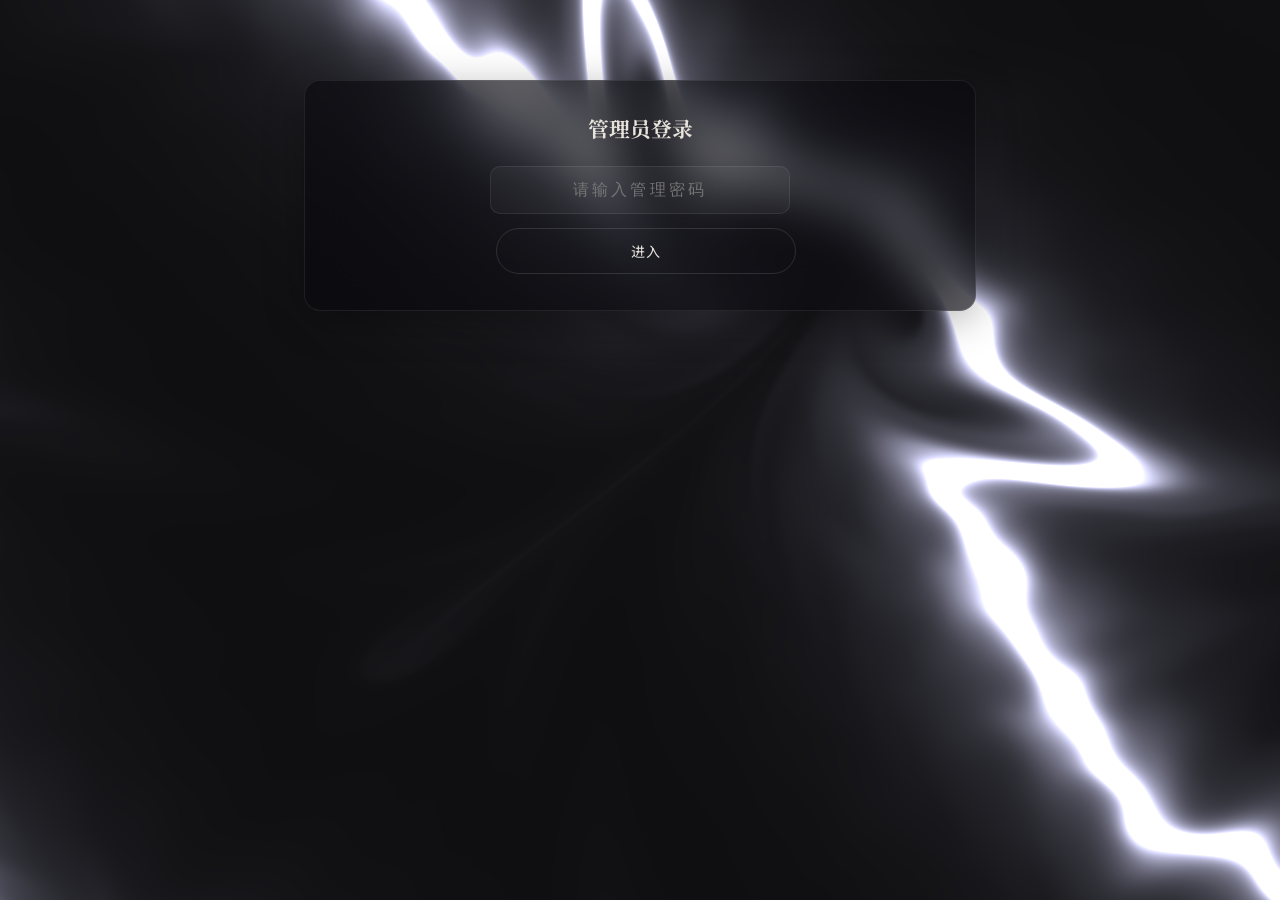
<file: paid/admin.html>
<!DOCTYPE html>
<html lang="zh-CN">
<head>
  <meta charset="UTF-8">
  <meta name="viewport" content="width=device-width, initial-scale=1.0">
  <title>令牌管理 · 子平八字</title>
  <link rel="preconnect" href="https://fonts.googleapis.com">
  <link rel="preconnect" href="https://fonts.gstatic.com" crossorigin>
  <link href="https://fonts.googleapis.com/css2?family=Ma+Shan+Zheng&family=Noto+Sans+SC:wght@300;400;500;700&family=Noto+Serif+SC:wght@400;600;700;900&display=swap" rel="stylesheet">
  <link rel="stylesheet" href="css/style.css">
</head>
<body>
  <div id="liquidBg"></div>

  <div class="container">

    <!-- Password Gate -->
    <div id="passwordGate" style="padding:80px 0">
      <div class="glass-card token-generator">
        <h2 style="font-family:var(--font-display);color:var(--text);font-size:1.3rem;margin-bottom:20px;text-align:center">管理员登录</h2>
        <div style="max-width:300px;margin:0 auto">
          <input type="password" id="adminPassword" placeholder="请输入管理密码" style="width:100%;background:rgba(255,255,255,0.04);border:1px solid rgba(255,255,255,0.08);border-radius:10px;padding:14px;color:var(--text);font-size:1rem;outline:none;text-align:center;letter-spacing:0.2em">
          <button class="generate-btn" id="loginBtn" style="width:100%;margin-top:14px">进入</button>
          <p id="loginError" style="color:var(--red);font-size:0.78rem;margin-top:10px;text-align:center;display:none">密码错误</p>
        </div>
      </div>
    </div>

    <!-- Admin Panel (hidden until login) -->
    <div id="adminPanel" class="hidden">
    <header class="admin-header">
      <h1>令牌管理</h1>
      <p style="color:var(--text-dim);font-size:0.84rem;letter-spacing:0.1em;margin-top:8px">子平八字 · 付费用户管理</p>
    </header>

    <!-- Base URL Config -->
    <div class="glass-card token-generator" style="margin-bottom:24px">
      <h2 style="font-family:var(--font-display);color:var(--text);font-size:1.1rem;margin-bottom:8px;letter-spacing:0.1em">网站地址设置</h2>
      <p style="color:var(--text-muted);font-size:0.78rem;margin-bottom:16px">输入你的付费版网站实际部署地址（只需设置一次）</p>
      <div style="display:flex;gap:8px">
        <input type="text" id="baseURLInput" placeholder="https://你的域名.com/bazi-fortune/paid/" style="flex:1;background:rgba(255,255,255,0.04);border:1px solid rgba(255,255,255,0.08);border-radius:10px;padding:12px 14px;color:var(--text);font-family:var(--font-body);font-size:0.88rem;outline:none">
        <button class="copy-btn" id="saveBaseURL">保存</button>
      </div>
      <p id="baseURLStatus" style="color:var(--green);font-size:0.72rem;margin-top:8px;display:none">已保存</p>
    </div>

    <!-- Token Generator -->
    <div class="glass-card token-generator">
      <h2 style="font-family:var(--font-display);color:var(--text);font-size:1.1rem;margin-bottom:8px;letter-spacing:0.1em">生成新令牌</h2>
      <p style="color:var(--text-muted);font-size:0.78rem;margin-bottom:20px">每次点击生成一个全新的唯一令牌</p>

      <button class="generate-btn" id="generateBtn">生成令牌</button>

      <div id="newTokenArea" class="hidden">
        <div class="token-display" id="tokenDisplay"></div>
        <div class="token-url" id="tokenURL"></div>
        <button class="copy-btn" id="copyBtn">复制链接</button>
      </div>
    </div>

    <!-- Token History -->
    <section style="margin-top:40px">
      <h2 class="section-title">历史令牌</h2>
      <div class="glass-card token-list">
        <table id="tokenTable">
          <thead>
            <tr>
              <th>令牌</th>
              <th>创建时间</th>
              <th>状态</th>
              <th>使用时间</th>
            </tr>
          </thead>
          <tbody id="tokenTableBody">
            <tr><td colspan="4" style="text-align:center;color:var(--text-muted);padding:20px">暂无令牌</td></tr>
          </tbody>
        </table>
      </div>
    </section>

    <footer class="footer">
      <p>仅管理员可见 · 请勿外泄此页面</p>
    </footer>
    </div><!-- /adminPanel -->
  </div>

  <script src="js/liquid-chrome.js"></script>
  <script src="js/token-manager.js"></script>
  <script>
  (function() {
    'use strict';

    var TM = window.TokenManager;
    var BASE_URL_KEY = 'bazi_paid_base_url';
    var ADMIN_PASS = 'bazi2026';

    // Init WebGL background
    LiquidChrome.init(document.getElementById('liquidBg'), {
      baseColor: [0.06, 0.06, 0.07],
      speed: 0.15,
      amplitude: 0.2,
      interactive: true
    });

    // ─── Password Gate ───
    var passwordGate = document.getElementById('passwordGate');
    var adminPanel = document.getElementById('adminPanel');
    var adminPassword = document.getElementById('adminPassword');
    var loginBtn = document.getElementById('loginBtn');
    var loginError = document.getElementById('loginError');

    // Check if already logged in
    if (sessionStorage.getItem('bazi_admin_auth') === '1') {
      passwordGate.classList.add('hidden');
      adminPanel.classList.remove('hidden');
    }

    loginBtn.addEventListener('click', function() {
      if (adminPassword.value === ADMIN_PASS) {
        sessionStorage.setItem('bazi_admin_auth', '1');
        passwordGate.classList.add('hidden');
        adminPanel.classList.remove('hidden');
        loginError.style.display = 'none';
      } else {
        loginError.style.display = 'block';
      }
    });

    adminPassword.addEventListener('keydown', function(e) {
      if (e.key === 'Enter') loginBtn.click();
    });

    // ─── Elements ───
    var generateBtn = document.getElementById('generateBtn');
    var newTokenArea = document.getElementById('newTokenArea');
    var tokenDisplay = document.getElementById('tokenDisplay');
    var tokenURL = document.getElementById('tokenURL');
    var copyBtn = document.getElementById('copyBtn');
    var tokenTableBody = document.getElementById('tokenTableBody');
    var baseURLInput = document.getElementById('baseURLInput');
    var saveBaseURLBtn = document.getElementById('saveBaseURL');
    var baseURLStatus = document.getElementById('baseURLStatus');

    var currentToken = null;

    // ─── Load saved base URL (auto-detect on deployed version) ───
    function getBaseURL() {
      var saved = localStorage.getItem(BASE_URL_KEY);
      if (saved) return saved;

      var origin = window.location.origin;
      var path = window.location.pathname.replace(/admin\.html$/, '');
      if (origin && origin !== 'null' && !origin.startsWith('file://')) {
        return origin + path;
      }
      return '';
    }

    var savedURL = getBaseURL();
    if (savedURL) {
      baseURLInput.value = savedURL;
    }

    saveBaseURLBtn.addEventListener('click', function() {
      var url = baseURLInput.value.trim();
      if (!url) return;
      if (!url.endsWith('/')) url += '/';
      localStorage.setItem(BASE_URL_KEY, url);
      baseURLInput.value = url;
      baseURLStatus.style.display = 'block';
      setTimeout(function() { baseURLStatus.style.display = 'none'; }, 2000);
    });

    function buildLink(token) {
      // Always use the same origin + path as current, replacing admin.html with index.html
      var base = window.location.origin + window.location.pathname.replace(/admin\.html$/, 'index.html');
      return base + '?token=' + token;
    }

    // ─── Generate Token ───
    generateBtn.addEventListener('click', function() {
      currentToken = TM.generateToken();
      tokenDisplay.textContent = currentToken;

      var fullURL = buildLink(currentToken);
      tokenURL.textContent = fullURL;
      newTokenArea.classList.remove('hidden');
      copyBtn.textContent = '复制链接';
      copyBtn.classList.remove('copied');
      refreshTable();
    });

    copyBtn.addEventListener('click', function() {
      var fullURL = buildLink(currentToken);
      if (navigator.clipboard) {
        navigator.clipboard.writeText(fullURL).then(function() {
          copyBtn.textContent = '已复制!'; copyBtn.classList.add('copied');
          setTimeout(function() { copyBtn.textContent = '复制链接'; copyBtn.classList.remove('copied'); }, 2000);
        }).catch(function() { fallbackCopy(fullURL); });
      } else { fallbackCopy(fullURL); }
    });

    function fallbackCopy(text) {
      var ta = document.createElement('textarea');
      ta.value = text;
      ta.style.cssText = 'position:fixed;opacity:0;';
      document.body.appendChild(ta);
      ta.select();
      try { document.execCommand('copy'); copyBtn.textContent = '已复制!'; copyBtn.classList.add('copied'); }
      catch(e) { copyBtn.textContent = '复制失败，请手动复制'; }
      document.body.removeChild(ta);
    }

    function refreshTable() {
      var tokens = TM.getTokenList();
      if (tokens.length === 0) {
        tokenTableBody.innerHTML = '<tr><td colspan="4" style="text-align:center;color:var(--text-muted);padding:20px">暂无令牌</td></tr>';
        return;
      }
      var html = '';
      tokens.forEach(function(t) {
        var d = new Date(t.createdAt);
        var ds = d.getFullYear()+'-'+String(d.getMonth()+1).padStart(2,'0')+'-'+String(d.getDate()).padStart(2,'0')+' '+String(d.getHours()).padStart(2,'0')+':'+String(d.getMinutes()).padStart(2,'0');
        var usedStr = t.usedAt ? new Date(t.usedAt).toLocaleString('zh-CN') : '—';
        var sc = t.status === 'unused' ? 'status-unused' : 'status-used';
        var st = t.status === 'unused' ? '未使用' : '已使用';
        html += '<tr><td style="font-family:monospace;font-size:0.8rem">'+t.token+'</td><td>'+ds+'</td><td class="'+sc+'">'+st+'</td><td style="font-size:0.72rem;color:var(--text-muted)">'+usedStr+'</td></tr>';
      });
      tokenTableBody.innerHTML = html;
    }

    refreshTable();
    setInterval(refreshTable, 10000);
  })();
  </script>
</body>
</html>
</file>
<file: css/style.css>
/* ============================================================
   子平八字 — Minimalist Cosmic Design
   ============================================================ */

/* ===== CSS Variables ===== */
:root {
  --bg-primary: #070b14;
  --bg-secondary: #0c1220;
  --bg-card: rgba(12, 18, 32, 0.75);
  --gold: #c9a03a;
  --gold-light: #e0c46a;
  --gold-dim: rgba(201, 160, 58, 0.5);
  --text-primary: #e4dcc8;
  --text-secondary: #8a8780;
  --text-muted: #55535a;
  --red: #e05555;
  --green: #5ab87a;
  --blue: #5a8ac0;
  --yellow: #c9a840;
  --white-element: #c8ccd4;

  --font-display: 'Noto Serif SC', 'SimSun', 'STSong', serif;
  --font-body: 'Noto Sans SC', 'Microsoft YaHei', 'PingFang SC', sans-serif;
  --font-calligraphy: 'Ma Shan Zheng', 'KaiTi', 'STKaiti', cursive;

  --radius: 16px;
  --radius-sm: 10px;
  --transition: 0.4s cubic-bezier(0.25, 0.1, 0.25, 1);
  --max-width: 780px;
}

/* ===== Reset ===== */
*, *::before, *::after { box-sizing: border-box; margin: 0; padding: 0; }

html { scroll-behavior: smooth; }

body {
  background: var(--bg-primary);
  color: var(--text-primary);
  font-family: var(--font-body);
  line-height: 1.7;
  min-height: 100vh;
  overflow-x: hidden;
  -webkit-font-smoothing: antialiased;
}

/* ===== Particles Canvas ===== */
#particles {
  position: fixed;
  top: 0; left: 0;
  width: 100%; height: 100%;
  pointer-events: none;
  z-index: 0;
}

/* ===== Container ===== */
.container {
  max-width: var(--max-width);
  margin: 0 auto;
  padding: 0 28px;
  position: relative;
  z-index: 1;
}

/* ===== Header — Minimal & Bold ===== */
.header {
  text-align: center;
  padding: 100px 0 80px;
}

.title {
  font-family: var(--font-display);
  font-size: 3.4rem;
  font-weight: 900;
  color: var(--text-primary);
  letter-spacing: 0.4em;
  margin-bottom: 16px;
  text-shadow: 0 0 80px rgba(201, 160, 58, 0.3);
}

.subtitle {
  color: var(--text-muted);
  font-size: 0.9rem;
  letter-spacing: 0.6em;
  font-weight: 300;
  text-transform: uppercase;
}

/* ===== Section ===== */
section {
  margin-bottom: 100px;
  animation: fadeUp 0.8s ease;
}

@keyframes fadeUp {
  from { opacity: 0; transform: translateY(30px); }
  to { opacity: 1; transform: translateY(0); }
}

/* ===== Section Title ===== */
.section-title {
  font-family: var(--font-display);
  font-size: 1.15rem;
  color: var(--gold-dim);
  text-align: center;
  margin-bottom: 48px;
  letter-spacing: 0.3em;
  font-weight: 400;
  text-transform: uppercase;
}

/* ===== Card ===== */
.card {
  background: var(--bg-card);
  border: none;
  border-radius: var(--radius);
  padding: 48px;
  backdrop-filter: blur(20px);
  -webkit-backdrop-filter: blur(20px);
  box-shadow: 0 8px 40px rgba(0,0,0,0.3), 0 1px 0 rgba(255,255,255,0.03) inset;
}

/* ===== Input Section ===== */
.input-section { margin-bottom: 20px; }

.calendar-toggle, .gender-toggle {
  display: flex;
  gap: 4px;
  margin-bottom: 32px;
  background: rgba(255,255,255,0.03);
  border-radius: 30px;
  padding: 4px;
}

.toggle-btn {
  flex: 1;
  padding: 12px 20px;
  border: none;
  background: transparent;
  color: var(--text-muted);
  font-family: var(--font-body);
  font-size: 0.9rem;
  cursor: pointer;
  transition: var(--transition);
  border-radius: 28px;
  letter-spacing: 0.05em;
}

.toggle-btn.active {
  background: rgba(201, 160, 58, 0.15);
  color: var(--gold-light);
  font-weight: 500;
}

.toggle-btn:hover:not(.active) {
  color: var(--text-secondary);
}

.date-inputs {
  display: grid;
  grid-template-columns: repeat(3, 1fr);
  gap: 20px;
  margin-bottom: 32px;
}

.date-inputs.hidden { display: none; }

.input-group {
  display: flex;
  flex-direction: column;
  gap: 8px;
}

.input-group label {
  color: var(--text-muted);
  font-size: 0.78rem;
  font-weight: 500;
  letter-spacing: 0.1em;
  text-transform: uppercase;
}

.input-group input,
.input-group select {
  background: rgba(255,255,255,0.03);
  border: 1px solid rgba(255,255,255,0.06);
  border-radius: var(--radius-sm);
  padding: 14px 16px;
  color: var(--text-primary);
  font-family: var(--font-body);
  font-size: 1rem;
  transition: var(--transition);
  outline: none;
  -webkit-appearance: none;
}

.input-group input:focus,
.input-group select:focus {
  border-color: rgba(201, 160, 58, 0.4);
  box-shadow: 0 0 0 4px rgba(201, 160, 58, 0.06);
  background: rgba(255,255,255,0.05);
}

.input-group input::-webkit-inner-spin-button,
.input-group input::-webkit-outer-spin-button { -webkit-appearance: none; }

.input-row {
  display: grid;
  grid-template-columns: 1fr 1fr;
  gap: 20px;
  margin-bottom: 32px;
}

/* ===== Submit Button ===== */
.submit-btn {
  width: 100%;
  padding: 18px;
  background: transparent;
  border: 1px solid rgba(201, 160, 58, 0.3);
  border-radius: 30px;
  color: var(--gold-light);
  font-family: var(--font-display);
  font-size: 1.1rem;
  font-weight: 600;
  letter-spacing: 0.3em;
  cursor: pointer;
  transition: var(--transition);
  display: flex;
  align-items: center;
  justify-content: center;
  gap: 12px;
}

.submit-btn:hover {
  background: rgba(201, 160, 58, 0.08);
  border-color: var(--gold);
  box-shadow: 0 0 50px rgba(201, 160, 58, 0.1);
  transform: translateY(-1px);
}

.submit-btn:active { transform: translateY(0); }

/* ===== Loading ===== */
.loading {
  text-align: center;
  padding: 120px 0;
}

.loading.hidden { display: none; }

.loading p {
  color: var(--text-muted);
  font-family: var(--font-display);
  letter-spacing: 0.2em;
  font-size: 1rem;
  margin-top: 28px;
  animation: pulse 2s ease-in-out infinite;
}

@keyframes pulse {
  0%, 100% { opacity: 0.4; }
  50% { opacity: 1; }
}

/* Yin-yang spinner */
.yin-yang-spinner {
  width: 48px; height: 48px;
  margin: 0 auto;
  border: 2px solid var(--gold-dim);
  border-radius: 50%;
  border-top-color: transparent;
  animation: spin 1.2s linear infinite;
  box-shadow: 0 0 30px rgba(201, 160, 58, 0.2);
}

.yin-yang-spinner::after {
  content: '';
  position: absolute;
  inset: 6px;
  border: 1.5px solid rgba(201, 160, 58, 0.3);
  border-radius: 50%;
  border-bottom-color: transparent;
  animation: spin 0.7s linear infinite reverse;
}

@keyframes spin { to { transform: rotate(360deg); } }

/* ===== Results Container ===== */
.results.hidden { display: none; }

/* ===== Four Pillars Grid ===== */
.pillars-grid {
  display: grid;
  grid-template-columns: repeat(4, 1fr);
  gap: 24px;
}

.pillar-card {
  background: var(--bg-card);
  border: none;
  border-radius: var(--radius);
  padding: 32px 16px 24px;
  text-align: center;
  transition: var(--transition);
  backdrop-filter: blur(20px);
  -webkit-backdrop-filter: blur(20px);
  box-shadow: 0 4px 24px rgba(0,0,0,0.2);
  position: relative;
}

.pillar-card:hover {
  transform: translateY(-6px);
  box-shadow: 0 12px 36px rgba(0,0,0,0.35), 0 0 40px rgba(201, 160, 58, 0.06);
}

.pillar-card.day-master {
  box-shadow: 0 0 40px rgba(201, 160, 58, 0.12), 0 4px 24px rgba(0,0,0,0.2);
  animation: dayMasterGlow 4s ease-in-out infinite;
}

@keyframes dayMasterGlow {
  0%, 100% { box-shadow: 0 0 40px rgba(201, 160, 58, 0.12), 0 4px 24px rgba(0,0,0,0.2); }
  50% { box-shadow: 0 0 60px rgba(201, 160, 58, 0.22), 0 4px 24px rgba(0,0,0,0.2); }
}

.pillar-day-label {
  position: absolute;
  top: 10px; right: 10px;
  font-size: 0.6rem;
  color: var(--gold-dim);
  letter-spacing: 0.15em;
}

.pillar-label {
  font-size: 0.72rem;
  color: var(--text-muted);
  letter-spacing: 0.15em;
  margin-bottom: 12px;
}

.pillar-stem {
  font-family: var(--font-calligraphy);
  font-size: 3.2rem;
  color: var(--text-primary);
  line-height: 1.1;
  margin-bottom: 4px;
}

.pillar-branch {
  font-family: var(--font-calligraphy);
  font-size: 2.4rem;
  color: var(--text-secondary);
  margin-bottom: 14px;
}

.pillar-element {
  display: inline-block;
  padding: 3px 14px;
  border-radius: 20px;
  font-size: 0.75rem;
  font-weight: 500;
  margin-bottom: 8px;
}

.pillar-nayin {
  font-size: 0.7rem;
  color: var(--text-muted);
  margin-bottom: 8px;
}

.pillar-tengod {
  font-size: 0.78rem;
  color: var(--gold-dim);
  font-weight: 500;
  margin-bottom: 6px;
}

.pillar-hidden {
  font-size: 0.68rem;
  color: var(--text-muted);
  opacity: 0.7;
}

/* Element Colors */
.elem-wood { background: rgba(90, 184, 122, 0.1); color: var(--green); }
.elem-fire { background: rgba(224, 85, 85, 0.1); color: var(--red); }
.elem-earth { background: rgba(201, 168, 64, 0.1); color: var(--yellow); }
.elem-metal { background: rgba(200, 204, 212, 0.1); color: var(--white-element); }
.elem-water { background: rgba(90, 138, 192, 0.1); color: var(--blue); }

/* ===== Five Elements ===== */
.elements-content {
  display: grid;
  grid-template-columns: 1fr 1fr;
  gap: 40px;
  align-items: center;
}

.elements-bars {
  display: flex;
  flex-direction: column;
  gap: 12px;
}

.element-bar-row {
  display: flex;
  align-items: center;
  gap: 14px;
}

.element-bar-label {
  width: 28px;
  font-size: 1.1rem;
  text-align: center;
  font-family: var(--font-display);
}

.element-bar-track {
  flex: 1;
  height: 6px;
  background: rgba(255,255,255,0.04);
  border-radius: 3px;
  overflow: hidden;
}

.element-bar-fill {
  height: 100%;
  border-radius: 3px;
  transition: width 1.2s ease;
}

.element-bar-count {
  width: 28px;
  font-size: 0.8rem;
  color: var(--text-muted);
  text-align: right;
}

.element-bar-fill.wood { background: var(--green); }
.element-bar-fill.fire { background: var(--red); }
.element-bar-fill.earth { background: var(--yellow); }
.element-bar-fill.metal { background: var(--white-element); }
.element-bar-fill.water { background: var(--blue); }

.elements-verdict {
  padding: 32px;
  background: rgba(255,255,255,0.02);
  border-radius: var(--radius);
  border-left: 2px solid var(--gold-dim);
}

.elements-verdict h3 {
  color: var(--gold-dim);
  font-size: 1rem;
  font-weight: 500;
  margin-bottom: 14px;
  letter-spacing: 0.1em;
}

.elements-verdict p {
  font-size: 0.88rem;
  color: var(--text-secondary);
  line-height: 1.9;
}

/* ===== Ten Gods Table ===== */
.ten-gods-table { overflow-x: auto; }

.ten-gods-table table {
  width: 100%;
  border-collapse: collapse;
  font-size: 0.88rem;
}

.ten-gods-table th {
  background: rgba(255,255,255,0.02);
  color: var(--gold-dim);
  padding: 14px 16px;
  font-weight: 500;
  text-align: center;
  letter-spacing: 0.08em;
  border-bottom: 1px solid rgba(255,255,255,0.04);
}

.ten-gods-table td {
  padding: 12px 16px;
  text-align: center;
  color: var(--text-secondary);
  border-bottom: 1px solid rgba(255,255,255,0.03);
}

.ten-gods-table .day-master-cell {
  color: var(--gold-light);
  font-weight: 600;
}

/* ===== Shen Sha ===== */
.shensha-grid {
  display: flex;
  flex-wrap: wrap;
  gap: 10px;
}

.shensha-tag {
  padding: 8px 20px;
  border-radius: 20px;
  font-size: 0.85rem;
  font-family: var(--font-display);
  transition: var(--transition);
  letter-spacing: 0.04em;
}

.shensha-tag.auspicious {
  background: rgba(201, 160, 58, 0.08);
  border: 1px solid rgba(201, 160, 58, 0.2);
  color: var(--gold-light);
}

.shensha-tag.inauspicious {
  background: rgba(224, 85, 85, 0.06);
  border: 1px solid rgba(224, 85, 85, 0.15);
  color: var(--red);
}

.shensha-tag.neutral {
  background: rgba(90, 138, 192, 0.06);
  border: 1px solid rgba(90, 138, 192, 0.15);
  color: var(--blue);
}

.shensha-tag:hover { transform: translateY(-2px); }

/* ===== Da Yun ===== */
.dayun-info {
  text-align: center;
  margin-bottom: 32px;
  color: var(--text-muted);
  font-size: 0.9rem;
  letter-spacing: 0.05em;
}

.dayun-info span {
  color: var(--gold-dim);
  font-weight: 500;
}

.dayun-timeline {
  display: grid;
  grid-template-columns: repeat(4, 1fr);
  gap: 14px;
}

.dayun-card {
  background: var(--bg-card);
  border: none;
  border-radius: var(--radius);
  padding: 22px 10px;
  text-align: center;
  transition: var(--transition);
  backdrop-filter: blur(20px);
  -webkit-backdrop-filter: blur(20px);
  box-shadow: 0 4px 20px rgba(0,0,0,0.2);
}

.dayun-card.current {
  box-shadow: 0 0 30px rgba(201, 160, 58, 0.1), 0 4px 20px rgba(0,0,0,0.2);
}

.dayun-card:hover {
  transform: translateY(-4px);
  box-shadow: 0 12px 32px rgba(0,0,0,0.3), 0 0 40px rgba(201, 160, 58, 0.04);
}

.dayun-age {
  font-size: 0.7rem;
  color: var(--text-muted);
  margin-bottom: 8px;
}

.dayun-stem {
  font-family: var(--font-calligraphy);
  font-size: 1.8rem;
  color: var(--text-primary);
}

.dayun-branch {
  font-family: var(--font-calligraphy);
  font-size: 1.4rem;
  color: var(--text-secondary);
  margin-bottom: 8px;
}

.dayun-nayin {
  font-size: 0.68rem;
  color: var(--text-muted);
  opacity: 0.7;
}

.dayun-tengod {
  font-size: 0.75rem;
  color: var(--gold-dim);
}

/* ===== Liu Nian ===== */
.liunian-content {
  background: var(--bg-card);
  backdrop-filter: blur(20px);
  -webkit-backdrop-filter: blur(20px);
  border-radius: var(--radius);
  padding: 36px;
  text-align: center;
  box-shadow: 0 4px 24px rgba(0,0,0,0.2);
}

.liunian-pillar {
  display: flex;
  justify-content: center;
  align-items: center;
  gap: 32px;
  margin-bottom: 24px;
}

.liunian-stem, .liunian-branch {
  font-family: var(--font-calligraphy);
  font-size: 2.8rem;
  color: var(--gold-light);
}

.liunian-detail {
  color: var(--text-secondary);
  font-size: 0.88rem;
  line-height: 2;
}

/* ===== Predictions ===== */
.pred-tabs {
  display: flex;
  flex-wrap: wrap;
  gap: 8px;
  margin-bottom: 36px;
  justify-content: center;
}

.pred-tab {
  padding: 10px 24px;
  background: transparent;
  border: 1px solid transparent;
  border-radius: 24px;
  color: var(--text-muted);
  font-family: var(--font-body);
  font-size: 0.85rem;
  cursor: pointer;
  transition: var(--transition);
  letter-spacing: 0.05em;
}

.pred-tab:hover {
  color: var(--text-primary);
  background: rgba(255,255,255,0.03);
}

.pred-tab.active {
  background: rgba(201, 160, 58, 0.1);
  color: var(--gold-light);
  border-color: rgba(201, 160, 58, 0.25);
  font-weight: 500;
}

.pred-content {
  background: var(--bg-card);
  backdrop-filter: blur(20px);
  -webkit-backdrop-filter: blur(20px);
  border-radius: var(--radius);
  padding: 52px 56px;
  min-height: 240px;
  box-shadow: 0 8px 40px rgba(0,0,0,0.3);
}

.pred-body {
  color: var(--text-secondary);
  font-size: 0.95rem;
  line-height: 2.2;
}

.pred-body h3 {
  font-family: var(--font-display);
  color: var(--gold-light);
  font-size: 1.2rem;
  margin-bottom: 36px;
  letter-spacing: 0.15em;
  text-align: center;
  font-weight: 500;
  padding-bottom: 20px;
  border-bottom: 1px solid rgba(255,255,255,0.04);
}

.pred-body p {
  margin-bottom: 18px;
  text-align: justify;
}

.pred-body strong {
  color: var(--gold-light);
  font-weight: 600;
}

/* ===== Emotional Blocks ===== */
.emo-block {
  margin: 28px 0;
  padding: 28px 32px;
  border-radius: var(--radius);
  transition: var(--transition);
}

.emo-block p { text-indent: 0; margin-bottom: 0; }
.emo-block ul { list-style: none; padding: 0; margin: 14px 0 0; }
.emo-block li { padding: 6px 0 6px 20px; font-size: 0.88rem; position: relative; }
.emo-block li::before { content: '—'; position: absolute; left: 0; color: var(--gold-dim); }
.emo-block strong { color: var(--gold-light); }

.emo-block.sting {
  background: rgba(224, 85, 85, 0.04);
  border: 1px solid rgba(224, 85, 85, 0.12);
}
.emo-block.explain {
  background: rgba(201, 160, 58, 0.03);
  border: 1px solid rgba(201, 160, 58, 0.1);
}
.emo-block.way {
  background: rgba(90, 184, 122, 0.03);
  border: 1px solid rgba(90, 184, 122, 0.12);
}
.emo-block.promise {
  background: rgba(201, 160, 58, 0.05);
  border: 1px solid rgba(201, 160, 58, 0.15);
}

.emo-block:hover { transform: translateY(-2px); }

/* ===== Professional Diagnosis ===== */
.diag-block {
  background: rgba(201, 160, 58, 0.03);
  border: 1px solid rgba(201, 160, 58, 0.12);
  border-left: 2px solid var(--gold-dim);
  border-radius: var(--radius);
  padding: 24px 28px;
  margin: 24px 0;
}

.diag-title {
  font-family: var(--font-display);
  font-size: 0.95rem;
  color: var(--gold-dim);
  margin-bottom: 12px;
  letter-spacing: 0.08em;
}

.diag-body { color: var(--text-secondary); font-size: 0.88rem; line-height: 2; }
.diag-body strong { color: var(--gold-light); }

/* ===== Template Blocks ===== */
.pred-block {
  background: rgba(255,255,255,0.02);
  border-radius: var(--radius-sm);
  padding: 24px;
  margin-bottom: 18px;
}

.pred-block h4 {
  font-family: var(--font-display);
  color: var(--gold-dim);
  font-size: 0.95rem;
  margin-bottom: 10px;
  letter-spacing: 0.05em;
}

.pred-block p { color: var(--text-secondary); font-size: 0.88rem; line-height: 1.9; }
.pred-block ul { list-style: disc; padding-left: 20px; margin-bottom: 8px; }
.pred-block li { color: var(--text-secondary); font-size: 0.85rem; line-height: 1.9; }

/* ===== Fate Pattern ===== */
.fate-content { display: flex; flex-direction: column; gap: 24px; }

.fate-main {
  background: var(--bg-card);
  backdrop-filter: blur(20px);
  -webkit-backdrop-filter: blur(20px);
  border-radius: var(--radius);
  padding: 40px;
  text-align: center;
  box-shadow: 0 4px 24px rgba(0,0,0,0.2);
}

.fate-pattern-badge {
  display: inline-block;
  font-family: var(--font-display);
  font-size: 1.8rem;
  color: var(--gold-light);
  letter-spacing: 0.2em;
  margin-bottom: 16px;
}

.fate-special { margin-bottom: 16px; }

.special-tag {
  display: inline-block;
  padding: 4px 14px;
  margin: 3px 4px;
  background: rgba(201, 160, 58, 0.06);
  border: 1px solid rgba(201, 160, 58, 0.2);
  border-radius: 14px;
  font-size: 0.78rem;
  color: var(--gold-dim);
  font-family: var(--font-display);
}

.fate-desc {
  color: var(--text-secondary);
  font-size: 0.9rem;
  line-height: 2;
  text-align: left;
  max-width: 620px;
  margin: 0 auto;
  white-space: pre-line;
}

.fate-summary, .fate-stars {
  background: var(--bg-card);
  backdrop-filter: blur(20px);
  -webkit-backdrop-filter: blur(20px);
  border-radius: var(--radius);
  padding: 28px;
  box-shadow: 0 4px 20px rgba(0,0,0,0.15);
}

.fate-summary h3, .fate-stars h4 {
  font-family: var(--font-display);
  color: var(--gold-dim);
  font-size: 1rem;
  margin-bottom: 14px;
  letter-spacing: 0.08em;
}

.fate-summary p { color: var(--text-secondary); font-size: 0.88rem; line-height: 2; }

.star-detail {
  padding: 12px 0;
  border-bottom: 1px solid rgba(255,255,255,0.03);
}
.star-detail:last-child { border-bottom: none; }
.star-detail strong { font-family: var(--font-display); font-size: 0.9rem; }
.star-detail p { color: var(--text-secondary); font-size: 0.82rem; line-height: 1.8; margin-top: 4px; }
.star-detail.auspicious strong { color: var(--gold-light); }
.star-detail.warning strong { color: var(--red); }

/* ===== Yearly Grid ===== */
.yearly-grid { display: flex; flex-direction: column; gap: 14px; }

.year-card {
  background: var(--bg-card);
  backdrop-filter: blur(20px);
  -webkit-backdrop-filter: blur(20px);
  border-radius: var(--radius);
  padding: 22px 24px;
  transition: var(--transition);
  box-shadow: 0 4px 16px rgba(0,0,0,0.15);
}

.year-card:hover {
  transform: translateX(6px);
  box-shadow: 0 8px 28px rgba(0,0,0,0.25);
}

.year-card.great { border-left: 3px solid var(--green); }
.year-card.good { border-left: 3px solid var(--blue); }
.year-card.neutral { border-left: 3px solid var(--yellow); }
.year-card.bad { border-left: 3px solid var(--red); }

.year-header { display: flex; align-items: center; gap: 12px; margin-bottom: 10px; }

.year-num {
  font-size: 1.3rem;
  font-weight: 700;
  color: var(--text-primary);
}

.year-branch {
  font-family: var(--font-display);
  color: var(--text-secondary);
  font-size: 0.9rem;
}

.year-score-bar {
  height: 3px;
  background: rgba(255,255,255,0.04);
  border-radius: 2px;
  margin-bottom: 8px;
  overflow: hidden;
}

.year-score-fill {
  height: 100%;
  background: linear-gradient(90deg, var(--red), var(--yellow) 35%, var(--green) 65%, var(--blue));
  border-radius: 2px;
  transition: width 1s ease;
}

.year-detail { font-size: 0.82rem; color: var(--text-muted); margin-bottom: 10px; }

.year-highlights, .year-warnings { display: flex; flex-direction: column; gap: 4px; margin-bottom: 8px; }

.hl-item { font-size: 0.8rem; padding: 2px 0; }
.hl-item.good { color: var(--green); }
.hl-item.warn { color: var(--red); }

.year-cats {
  display: flex;
  gap: 14px;
  flex-wrap: wrap;
  margin-top: 10px;
  padding-top: 10px;
  border-top: 1px solid rgba(255,255,255,0.03);
}

.cat-mini { display: flex; align-items: center; gap: 4px; font-size: 0.7rem; }
.cat-label { color: var(--text-muted); width: 22px; }
.cat-bar-wrap { width: 36px; height: 3px; background: rgba(255,255,255,0.04); border-radius: 2px; overflow: hidden; }
.cat-bar-fill { height: 100%; border-radius: 2px; transition: width 0.6s ease; }
.cat-val { color: var(--text-secondary); width: 16px; text-align: right; }

.year-summary {
  background: var(--bg-card);
  backdrop-filter: blur(20px);
  -webkit-backdrop-filter: blur(20px);
  border-radius: var(--radius);
  padding: 24px;
  margin-top: 4px;
  box-shadow: 0 4px 16px rgba(0,0,0,0.15);
}

.year-summary p { color: var(--text-secondary); font-size: 0.88rem; margin-bottom: 6px; }
.year-summary strong { color: var(--text-primary); }

.year-narrative {
  font-size: 0.84rem;
  color: var(--text-muted);
  line-height: 1.9;
  margin-top: 10px;
  padding-top: 10px;
  border-top: 1px solid rgba(255,255,255,0.03);
}

/* ===== Timeline ===== */
.timeline-list { display: flex; flex-direction: column; gap: 10px; }

.timeline-item {
  display: flex;
  align-items: flex-start;
  gap: 14px;
  padding: 12px 16px;
  background: rgba(255,255,255,0.015);
  border-radius: var(--radius-sm);
  border-left: 2px solid var(--gold-dim);
}

.tl-year { font-weight: 700; color: var(--gold-light); white-space: nowrap; font-size: 0.9rem; min-width: 56px; }
.tl-desc { color: var(--text-secondary); font-size: 0.84rem; flex: 1; }
.tl-score { color: var(--gold-dim); font-size: 0.78rem; white-space: nowrap; }

/* ===== Health ===== */
.health-alerts { display: flex; flex-direction: column; gap: 10px; }

.health-alert-item {
  padding: 16px;
  background: rgba(224, 85, 85, 0.04);
  border: 1px solid rgba(224, 85, 85, 0.1);
  border-radius: var(--radius-sm);
}

.ha-year { font-weight: 700; color: var(--red); font-size: 0.9rem; margin-right: 10px; }
.ha-score { color: var(--text-muted); font-size: 0.78rem; }
.ha-warn { color: var(--red) !important; font-size: 0.8rem !important; margin-top: 8px !important; }

/* ===== Da Yun Trajectory ===== */
.dayun-trajectory { display: flex; flex-direction: column; }

.dy-trajectory-item {
  display: flex;
  align-items: center;
  gap: 14px;
  padding: 8px 0;
  border-bottom: 1px solid rgba(255,255,255,0.02);
  transition: var(--transition);
}

.dy-trajectory-item:hover { background: rgba(255,255,255,0.01); }

.dy-dot { width: 7px; height: 7px; border-radius: 50%; flex-shrink: 0; }
.dy-age { font-size: 0.78rem; color: var(--text-muted); min-width: 72px; }
.dy-pillar { font-family: var(--font-calligraphy); font-size: 1.1rem; color: var(--text-primary); min-width: 40px; }
.dy-tengod { font-size: 0.8rem; color: var(--text-secondary); flex: 1; }
.dy-now { font-size: 0.7rem; color: var(--gold-dim); white-space: nowrap; }

/* ===== Closing ===== */
.closing-block { text-align: center; }

.closing-text {
  font-family: var(--font-display);
  color: var(--text-secondary) !important;
  font-size: 0.9rem !important;
  line-height: 2.2 !important;
  letter-spacing: 0.05em;
}

/* ===== Edit Button ===== */
.edit-section { text-align: center; margin-bottom: 60px; }

.edit-btn {
  padding: 12px 40px;
  background: transparent;
  border: 1px solid rgba(255,255,255,0.06);
  border-radius: 24px;
  color: var(--text-muted);
  font-family: var(--font-body);
  font-size: 0.85rem;
  cursor: pointer;
  transition: var(--transition);
  letter-spacing: 0.1em;
}

.edit-btn:hover {
  color: var(--gold-light);
  border-color: rgba(201, 160, 58, 0.3);
}

/* ===== Footer ===== */
.footer {
  text-align: center;
  padding: 60px 0 40px;
  border-top: 1px solid rgba(255,255,255,0.03);
  margin-top: 20px;
}

.footer p {
  color: var(--text-muted);
  font-size: 0.8rem;
  line-height: 2.2;
  opacity: 0.6;
}

.footer-disclaimer {
  font-size: 0.7rem !important;
  margin-top: 6px;
}

/* ===== Utility ===== */
.hidden { display: none; }

/* ===== Responsive ===== */
@media (max-width: 768px) {
  .container { padding: 0 20px; }
  .title { font-size: 2.2rem; letter-spacing: 0.2em; }
  .subtitle { font-size: 0.75rem; letter-spacing: 0.3em; }
  .header { padding: 60px 0 50px; }
  section { margin-bottom: 70px; }

  .pillars-grid { grid-template-columns: repeat(2, 1fr); gap: 14px; }
  .date-inputs { grid-template-columns: 1fr; }
  .input-row { grid-template-columns: 1fr; }
  .dayun-timeline { grid-template-columns: repeat(2, 1fr); gap: 10px; }
  .elements-content { grid-template-columns: 1fr; }
  .pillar-stem { font-size: 2.4rem; }
  .pillar-branch { font-size: 1.8rem; }

  .card { padding: 28px; }

  .pred-content { padding: 32px 24px; }
  .pred-tab { padding: 8px 16px; font-size: 0.78rem; }

  .pred-body { font-size: 0.9rem; line-height: 2; }
}

@media (max-width: 480px) {
  .pillars-grid { grid-template-columns: 1fr 1fr; gap: 10px; }
  .dayun-timeline { grid-template-columns: 1fr 1fr; gap: 8px; }
  .card { padding: 22px; }
  .pillar-stem { font-size: 1.8rem; }
  .pillar-branch { font-size: 1.3rem; }
  .pillar-card { padding: 20px 10px 16px; }
  .pred-content { padding: 24px 18px; }
  .pred-tabs { gap: 4px; }
  .pred-tab { padding: 7px 12px; font-size: 0.72rem; }
}
</file>
<file: m/css/style.css>
/* ===== 子平八字 · 手机版 ===== */
:root {
  --bg-body: #060412;
  --bg-card: rgba(10, 8, 26, 0.94);
  --text: #e8e4d8;
  --text-dim: #a09888;
  --text-muted: #706858;
  --gold: #c9a040;
  --gold-light: #e0c470;
  --gold-dim: rgba(201,160,64,.35);
  --red: #d05555;
  --green: #5ab87a;
  --blue: #5a8ac0;
  --wood: #5ab87a; --fire: #d05555; --earth: #c9a040; --metal: #c0c4cc; --water: #5a8ac0;
  --radius: 12px;
  --font-display: 'Noto Serif SC', serif;
  --font-body: 'Noto Sans SC', sans-serif;
  --font-calligraphy: 'Ma Shan Zheng', cursive;
}

*,*::before,*::after{box-sizing:border-box;margin:0;padding:0}
html{scroll-behavior:smooth}
body{
  background:var(--bg-body);color:var(--text);font-family:var(--font-body);
  line-height:1.7;min-height:100vh;overflow-x:hidden;
  -webkit-font-smoothing:antialiased;
  -webkit-tap-highlight-color:transparent;
}

#bgCanvas{position:fixed;top:0;left:0;width:100%;height:100%;pointer-events:none;z-index:0}

body::after{
  content:'';position:fixed;inset:0;pointer-events:none;z-index:0;
  background:
    radial-gradient(ellipse 60% 30% at 50% 0%, rgba(201,160,64,.03) 0%, transparent 60%),
    radial-gradient(ellipse 50% 25% at 30% 90%, rgba(90,138,192,.02) 0%, transparent 50%);
}

.container{padding:0 12px;position:relative;z-index:1}

/* ─── Header ─── */
.header{text-align:center;padding:40px 0 28px}
.header .title{font-family:var(--font-display);font-size:1.8rem;font-weight:900;color:var(--text);letter-spacing:.22em}
.header .subtitle{color:var(--text-dim);font-size:.7rem;letter-spacing:.28em;margin-top:6px}

/* ─── Ornament ─── */
.ornament{
  display:flex;align-items:center;justify-content:center;gap:10px;
  margin:4px 0 12px;color:var(--gold-dim);font-size:.45rem;user-select:none;opacity:.4;
}
.ornament::before,.ornament::after{content:'';flex:1;max-width:50px;height:1px;background:linear-gradient(90deg,transparent,rgba(201,160,64,.2),transparent)}

/* ─── Input Card ─── */
.input-card{
  background:var(--bg-card);border:1px solid rgba(255,255,255,.06);
  border-radius:var(--radius);padding:24px 18px;margin-bottom:28px;
  backdrop-filter:blur(20px);-webkit-backdrop-filter:blur(20px);
  box-shadow:0 8px 40px rgba(0,0,0,.4);
}
.input-card::before{content:'';position:absolute;top:0;left:0;right:0;height:1px;background:linear-gradient(90deg,transparent,rgba(201,160,64,.2),transparent)}

.calendar-toggle,.gender-toggle{display:flex;gap:3px;margin-bottom:18px;background:rgba(255,255,255,.02);border-radius:20px;padding:3px}
.toggle-btn{flex:1;padding:9px 10px;border:none;background:0 0;color:var(--text-dim);font-size:.78rem;cursor:pointer;transition:.2s;border-radius:18px;font-family:var(--font-body)}
.toggle-btn.active{background:rgba(224,196,112,.1);color:var(--gold-light)}
.date-inputs{display:grid;grid-template-columns:repeat(3,1fr);gap:10px;margin-bottom:18px}
.date-inputs.hidden{display:none}
.input-group{display:flex;flex-direction:column;gap:4px}
.input-group label{color:var(--text-muted);font-size:.65rem;letter-spacing:.08em;text-transform:uppercase}
.input-group input,.input-group select{
  background:rgba(255,255,255,.03);border:1px solid rgba(255,255,255,.06);
  border-radius:8px;padding:10px 10px;color:var(--text);font-size:.85rem;
  outline:0;transition:.2s;font-family:var(--font-body);-webkit-appearance:none;
}
.input-group input:focus,.input-group select:focus{border-color:rgba(201,160,64,.35);box-shadow:0 0 0 3px rgba(201,160,64,.04)}
.input-row{display:grid;grid-template-columns:1fr 1fr;gap:10px;margin-bottom:18px}
.submit-btn{width:100%;padding:13px;background:0 0;border:1px solid rgba(224,196,112,.2);border-radius:20px;color:var(--gold-light);font-family:var(--font-display);font-size:.92rem;font-weight:600;letter-spacing:.16em;cursor:pointer;transition:.2s}
.submit-btn:active{background:rgba(224,196,112,.08)}

/* ─── Loading ─── */
.loading-screen{text-align:center;padding:80px 0}.loading-screen.hidden{display:none}
.loading-spin{width:32px;height:32px;margin:0 auto 14px;border:2px solid rgba(255,255,255,.06);border-radius:50%;border-top-color:var(--gold);animation:spin 1s linear infinite}
@keyframes spin{to{transform:rotate(360deg)}}
.loading-screen p{color:var(--text-dim);font-family:var(--font-display);font-size:.8rem;letter-spacing:.1em}

/* ─── Results ─── */
.results.hidden{display:none}
.report{display:flex;flex-direction:column;gap:20px}

/* ─── Cards ─── */
.report-card{
  background:var(--bg-card);border:1px solid rgba(255,255,255,.04);
  border-radius:var(--radius);padding:24px 18px;
  backdrop-filter:blur(16px);-webkit-backdrop-filter:blur(16px);
  box-shadow:0 3px 24px rgba(0,0,0,.3);
  animation:cardIn .4s ease forwards;
  opacity:0;transform:translateY(16px);
}
.report-card:nth-child(1){animation-delay:.03s}
.report-card:nth-child(2){animation-delay:.06s}
.report-card:nth-child(3){animation-delay:.09s}
.report-card:nth-child(4){animation-delay:.12s}
.report-card:nth-child(5){animation-delay:.15s}
.report-card:nth-child(6){animation-delay:.18s}
.report-card:nth-child(7){animation-delay:.21s}
.report-card:nth-child(8){animation-delay:.24s}
.report-card:nth-child(9){animation-delay:.27s}
.report-card:nth-child(10){animation-delay:.3s}
@keyframes cardIn{to{opacity:1;transform:translateY(0)}}

/* Card typography */
.report-card h2{
  font-family:var(--font-display);font-size:1.05rem;color:var(--gold-light);
  letter-spacing:.08em;margin-bottom:20px;padding-bottom:10px;
  border-bottom:1px solid rgba(255,255,255,.04);
  display:flex;align-items:center;gap:8px;
}
.report-card h2::before{content:'';width:3px;height:14px;background:var(--gold-dim);border-radius:2px;flex-shrink:0}
.report-card h3{font-family:var(--font-display);font-size:.92rem;color:var(--gold);margin:18px 0 6px;letter-spacing:.04em}
.report-card h4{font-family:var(--font-display);font-size:.84rem;color:#d8d0b8;margin:14px 0 3px;font-weight:600}
.report-card p{color:var(--text-dim);font-size:.84rem;line-height:2;margin-bottom:10px}
.report-card strong{color:var(--gold-light);font-weight:600}
.report-card li{color:var(--text-dim);font-size:.82rem;line-height:1.95;padding:2px 0 2px 14px;position:relative;list-style:none}
.report-card li::before{content:'—';position:absolute;left:0;color:var(--gold);font-size:.65rem;opacity:.7}

/* Tables - horizontal scroll on mobile */
.pillars-table{
  width:100%;border-collapse:separate;border-spacing:0;
  margin:10px 0 16px;font-size:.72rem;
  border-radius:8px;overflow:hidden;
  border:1px solid rgba(255,255,255,.04);
}
.pillars-table th{background:rgba(255,255,255,.03);color:var(--text-dim);padding:8px 4px;font-weight:500;text-align:center;border-bottom:1px solid rgba(255,255,255,.04);font-size:.68rem}
.pillars-table td{padding:7px 4px;text-align:center;color:var(--text-dim);border-bottom:1px solid rgba(255,255,255,.02);font-family:var(--font-calligraphy);font-size:.88rem;background:rgba(0,0,0,.1)}
.pillars-table tr:last-child td{border-bottom:none}
.pillars-table .dm-cell{color:var(--gold-light);font-weight:700;background:rgba(201,160,64,.03)}

/* Element bars */
.elem-bars{display:flex;flex-direction:column;gap:6px;margin:10px 0}
.elem-row{display:flex;align-items:center;gap:8px}
.elem-icon{width:18px;font-size:.8rem;text-align:center;font-family:var(--font-display)}
.elem-track{flex:1;height:4px;background:rgba(255,255,255,.03);border-radius:2px;overflow:hidden}
.elem-fill{height:100%;border-radius:2px;transition:width 1s ease}
.elem-fill.wood{background:var(--wood)}.elem-fill.fire{background:var(--fire)}.elem-fill.earth{background:var(--earth)}.elem-fill.metal{background:var(--metal)}.elem-fill.water{background:var(--water)}
.elem-pct{width:24px;font-size:.66rem;color:var(--text-muted);text-align:right}

/* Timeline */
.timeline{margin:8px 0}
.tl-item{display:flex;gap:8px;padding:8px 8px;margin-bottom:3px;border-radius:6px;background:rgba(255,255,255,.01);font-size:.78rem}
.tl-year{font-weight:700;color:var(--gold-light);min-width:64px;font-size:.78rem;white-space:nowrap}
.tl-text{color:var(--text-dim);font-size:.78rem;line-height:1.7}

/* Tags */
.tag-row{display:flex;flex-wrap:wrap;gap:5px;margin:6px 0}
.tag{padding:4px 10px;border-radius:10px;font-size:.7rem;font-family:var(--font-display)}
.tag.good{background:rgba(201,160,64,.06);border:1px solid rgba(201,160,64,.12);color:var(--gold-light)}
.tag.warn{background:rgba(208,85,85,.04);border:1px solid rgba(208,85,85,.08);color:var(--red)}

/* Highlight boxes */
.highlight-box{background:rgba(224,196,112,.03);border:1px solid rgba(224,196,112,.06);border-left:2px solid rgba(224,196,112,.3);border-radius:8px;padding:12px 14px;margin:12px 0}
.highlight-box p{margin-bottom:0}
.danger-box{background:rgba(208,85,85,.03);border:1px solid rgba(208,85,85,.06);border-left:2px solid rgba(208,85,85,.25);border-radius:8px;padding:12px 14px;margin:12px 0}
.advice-box{background:rgba(90,184,122,.03);border:1px solid rgba(90,184,122,.06);border-left:2px solid rgba(90,184,122,.25);border-radius:8px;padding:12px 14px;margin:12px 0}

/* Year cards */
.year-card{background:rgba(255,255,255,.01);border-radius:8px;padding:10px 14px;border-left:3px solid transparent;margin-bottom:6px}
.year-card.key{border-left-color:var(--gold-light)}
.year-card .y-header{display:flex;align-items:baseline;gap:8px;margin-bottom:3px}
.year-card .y-year{font-size:.92rem;font-weight:700;color:var(--text)}
.year-card .y-label{font-size:.66rem;color:var(--gold-light)}
.year-card .y-text{color:var(--text-dim);font-size:.78rem;line-height:1.8}

/* Edit & Footer */
.edit-section{text-align:center;padding:28px 0 16px}
.edit-btn{padding:9px 24px;background:var(--bg-card);border:1px solid rgba(255,255,255,.04);border-radius:18px;color:var(--text-muted);font-size:.74rem;cursor:pointer;transition:.2s}
.edit-btn:active{color:var(--text)}
.footer{text-align:center;padding:24px 0 20px;border-top:1px solid rgba(255,255,255,.02)}
.footer p{color:var(--text-muted);font-size:.64rem;opacity:.4}

.hidden{display:none}
</file>
<file: paid/css/style.css>
/* ============================================================
   八字付费版 — Glassmorphism UI over LiquidChrome WebGL
   ============================================================ */

/* ===== Variables ===== */
:root {
  --glass-bg: rgba(10, 10, 14, 0.65);
  --glass-border: rgba(255, 255, 255, 0.08);
  --glass-bg-hover: rgba(15, 15, 22, 0.78);
  --text: #e8e4dc;
  --text-dim: #999590;
  --text-muted: #605d58;
  --accent: #c9a040;
  --accent-light: #e0c46a;
  --red: #e05555;
  --green: #5ab87a;
  --blue: #5a8ac0;
  --radius: 16px;
  --radius-sm: 10px;
  --font-display: 'Noto Serif SC', 'SimSun', serif;
  --font-body: 'Noto Sans SC', 'Microsoft YaHei', sans-serif;
  --font-calligraphy: 'Ma Shan Zheng', 'KaiTi', cursive;
  --max-width: 720px;
}

/* ===== Reset ===== */
*, *::before, *::after { box-sizing: border-box; margin: 0; padding: 0; }

html { scroll-behavior: smooth; }

body {
  background: #0a0a0e;
  color: var(--text);
  font-family: var(--font-body);
  line-height: 1.7;
  min-height: 100vh;
  overflow-x: hidden;
  -webkit-font-smoothing: antialiased;
  -webkit-tap-highlight-color: transparent;
}

/* ===== WebGL Canvas ===== */
#liquidCanvas {
  position: fixed;
  top: 0; left: 0;
  width: 100%; height: 100%;
  pointer-events: none;
  z-index: 0;
}

/* ===== Container ===== */
.container {
  max-width: var(--max-width);
  margin: 0 auto;
  padding: 0 24px;
  position: relative;
  z-index: 1;
}

/* ===== Glass Card ===== */
.glass-card {
  background: var(--glass-bg);
  backdrop-filter: blur(24px);
  -webkit-backdrop-filter: blur(24px);
  border: 1px solid var(--glass-border);
  border-radius: var(--radius);
  padding: 40px;
  box-shadow: 0 8px 40px rgba(0,0,0,0.3);
}

/* ===== Header ===== */
.header {
  text-align: center;
  padding: 80px 0 60px;
}

.header .title {
  font-family: var(--font-display);
  font-size: 2.6rem;
  font-weight: 900;
  color: var(--text);
  letter-spacing: 0.3em;
  margin-bottom: 12px;
}

.header .subtitle {
  color: var(--text-dim);
  font-size: 0.85rem;
  letter-spacing: 0.4em;
  font-weight: 300;
}

/* ===== Section ===== */
section {
  margin-bottom: 64px;
  animation: fadeUp 0.6s ease;
}

.section-title {
  font-family: var(--font-display);
  font-size: 1rem;
  color: var(--text-dim);
  text-align: center;
  margin-bottom: 36px;
  letter-spacing: 0.2em;
  font-weight: 400;
}

@keyframes fadeUp {
  from { opacity: 0; transform: translateY(20px); }
  to { opacity: 1; transform: translateY(0); }
}

/* ===== Paywall / Expired Screens ===== */
.gate-screen {
  text-align: center;
  padding: 40px 20px 60px;
}

.gate-icon {
  font-size: 3rem;
  margin-bottom: 24px;
  display: block;
}

.gate-screen h2 {
  font-family: var(--font-display);
  font-size: 1.6rem;
  color: var(--text);
  margin-bottom: 16px;
  letter-spacing: 0.1em;
}

.gate-screen p {
  color: var(--text-dim);
  font-size: 0.92rem;
  line-height: 2;
  margin-bottom: 12px;
}

.gate-screen .highlight {
  color: var(--accent-light);
  font-weight: 600;
}

.gate-screen .wechat-info {
  display: inline-block;
  margin: 20px auto;
  padding: 16px 28px;
  background: rgba(201, 160, 64, 0.08);
  border: 1px solid rgba(201, 160, 64, 0.2);
  border-radius: var(--radius-sm);
  font-size: 1rem;
  color: var(--accent-light);
  letter-spacing: 0.05em;
}

.gate-screen.expired .gate-icon { filter: grayscale(0.3); opacity: 0.7; }
.gate-screen.expired h2 { color: var(--red); }

/* ===== Bazi App (active state) ===== */
.app-content.hidden { display: none; }
.gate-screen.hidden { display: none; }
.loading-screen.hidden { display: none; }

/* ===== Calendar Toggle ===== */
.calendar-toggle, .gender-toggle {
  display: flex;
  gap: 4px;
  margin-bottom: 28px;
  background: rgba(255,255,255,0.04);
  border-radius: 28px;
  padding: 4px;
}

.toggle-btn {
  flex: 1;
  padding: 12px 18px;
  border: none;
  background: transparent;
  color: var(--text-dim);
  font-family: var(--font-body);
  font-size: 0.88rem;
  cursor: pointer;
  transition: 0.3s ease;
  border-radius: 26px;
  letter-spacing: 0.04em;
}

.toggle-btn.active {
  background: rgba(201, 160, 64, 0.15);
  color: var(--accent-light);
  font-weight: 500;
}

/* ===== Input Groups ===== */
.date-inputs {
  display: grid;
  grid-template-columns: repeat(3, 1fr);
  gap: 16px;
  margin-bottom: 28px;
}

.date-inputs.hidden { display: none; }

.input-group {
  display: flex;
  flex-direction: column;
  gap: 6px;
}

.input-group label {
  color: var(--text-muted);
  font-size: 0.72rem;
  font-weight: 500;
  letter-spacing: 0.08em;
  text-transform: uppercase;
}

.input-group input,
.input-group select {
  background: rgba(255,255,255,0.04);
  border: 1px solid rgba(255,255,255,0.08);
  border-radius: var(--radius-sm);
  padding: 12px 14px;
  color: var(--text);
  font-family: var(--font-body);
  font-size: 0.92rem;
  transition: 0.3s ease;
  outline: none;
  -webkit-appearance: none;
}

.input-group input:focus,
.input-group select:focus {
  border-color: rgba(201, 160, 64, 0.35);
  box-shadow: 0 0 0 3px rgba(201, 160, 64, 0.06);
  background: rgba(255,255,255,0.06);
}

.input-row {
  display: grid;
  grid-template-columns: 1fr 1fr;
  gap: 16px;
  margin-bottom: 28px;
}

/* ===== Submit Button ===== */
.submit-btn {
  width: 100%;
  padding: 16px;
  background: transparent;
  border: 1px solid rgba(255,255,255,0.12);
  border-radius: 28px;
  color: var(--text);
  font-family: var(--font-display);
  font-size: 1.05rem;
  font-weight: 600;
  letter-spacing: 0.2em;
  cursor: pointer;
  transition: 0.3s ease;
}

.submit-btn:hover {
  background: rgba(255,255,255,0.04);
  border-color: rgba(255,255,255,0.25);
  box-shadow: 0 0 40px rgba(201, 160, 64, 0.06);
}

/* ===== Loading ===== */
.loading-screen {
  text-align: center;
  padding: 80px 0;
}

.loading-spinner {
  width: 44px; height: 44px;
  margin: 0 auto 24px;
  border: 2px solid rgba(255,255,255,0.1);
  border-radius: 50%;
  border-top-color: var(--accent);
  animation: spin 1s linear infinite;
}

@keyframes spin { to { transform: rotate(360deg); } }

.loading-screen p {
  color: var(--text-dim);
  font-family: var(--font-display);
  letter-spacing: 0.15em;
}

/* ===== Results Container ===== */
.results.hidden { display: none; }

/* ===== Four Pillars ===== */
.pillars-grid {
  display: grid;
  grid-template-columns: repeat(4, 1fr);
  gap: 16px;
}

.pillar-card {
  background: var(--glass-bg);
  backdrop-filter: blur(20px);
  -webkit-backdrop-filter: blur(20px);
  border: 1px solid var(--glass-border);
  border-radius: var(--radius);
  padding: 24px 12px 20px;
  text-align: center;
  transition: 0.3s ease;
  position: relative;
}

.pillar-card:hover {
  transform: translateY(-4px);
  background: var(--glass-bg-hover);
}

.pillar-card.day-master {
  border-color: rgba(201, 160, 64, 0.25);
  box-shadow: 0 0 30px rgba(201, 160, 64, 0.08);
}

.pillar-day-label {
  position: absolute;
  top: 8px; right: 8px;
  font-size: 0.6rem;
  color: var(--accent);
  letter-spacing: 0.1em;
}

.pillar-label {
  font-size: 0.68rem;
  color: var(--text-muted);
  letter-spacing: 0.1em;
  margin-bottom: 10px;
}

.pillar-stem {
  font-family: var(--font-calligraphy);
  font-size: 2.8rem;
  color: var(--text);
  line-height: 1.1;
}

.pillar-branch {
  font-family: var(--font-calligraphy);
  font-size: 2rem;
  color: var(--text-dim);
  margin-bottom: 10px;
}

.pillar-element {
  display: inline-block;
  padding: 2px 12px;
  border-radius: 14px;
  font-size: 0.7rem;
  font-weight: 500;
  margin-bottom: 6px;
}

.pillar-nayin, .pillar-hidden {
  font-size: 0.65rem;
  color: var(--text-muted);
}

.pillar-tengod {
  font-size: 0.72rem;
  color: var(--accent-light);
  font-weight: 500;
  margin-bottom: 4px;
}

/* Element colors */
.elem-wood { background: rgba(90,184,122,0.12); color: var(--green); }
.elem-fire { background: rgba(224,85,85,0.12); color: var(--red); }
.elem-earth { background: rgba(201,160,64,0.12); color: var(--accent-light); }
.elem-metal { background: rgba(200,204,212,0.12); color: #c8ccd4; }
.elem-water { background: rgba(90,138,192,0.12); color: var(--blue); }

/* ===== Five Elements ===== */
.elements-content {
  display: grid;
  grid-template-columns: 1fr 1fr;
  gap: 32px;
  align-items: center;
}

.elements-bars { display: flex; flex-direction: column; gap: 10px; }

.element-bar-row {
  display: flex;
  align-items: center;
  gap: 10px;
}

.element-bar-label {
  width: 24px;
  font-size: 1rem;
  text-align: center;
  font-family: var(--font-display);
}

.element-bar-track {
  flex: 1;
  height: 5px;
  background: rgba(255,255,255,0.05);
  border-radius: 3px;
  overflow: hidden;
}

.element-bar-fill { height: 100%; border-radius: 3px; transition: width 1.2s ease; }
.element-bar-fill.wood { background: var(--green); }
.element-bar-fill.fire { background: var(--red); }
.element-bar-fill.earth { background: var(--accent-light); }
.element-bar-fill.metal { background: #c8ccd4; }
.element-bar-fill.water { background: var(--blue); }

.element-bar-count { width: 24px; font-size: 0.72rem; color: var(--text-muted); text-align: right; }

.elements-verdict {
  padding: 24px;
  background: rgba(255,255,255,0.02);
  border-radius: var(--radius);
  border-left: 2px solid rgba(201,160,64,0.3);
}

.elements-verdict h3 { color: var(--accent-light); font-size: 0.95rem; margin-bottom: 10px; }
.elements-verdict p { font-size: 0.82rem; color: var(--text-dim); line-height: 1.8; }

/* ===== Ten Gods Table ===== */
.ten-gods-table { overflow-x: auto; }

.ten-gods-table table {
  width: 100%;
  border-collapse: collapse;
  font-size: 0.84rem;
}

.ten-gods-table th {
  background: rgba(255,255,255,0.03);
  color: var(--text-dim);
  padding: 12px 14px;
  font-weight: 500;
  text-align: center;
  letter-spacing: 0.05em;
  border-bottom: 1px solid rgba(255,255,255,0.05);
}

.ten-gods-table td {
  padding: 10px 14px;
  text-align: center;
  color: var(--text-dim);
  border-bottom: 1px solid rgba(255,255,255,0.03);
}

.ten-gods-table .day-master-cell { color: var(--accent-light); font-weight: 600; }

/* ===== Shen Sha ===== */
.shensha-grid { display: flex; flex-wrap: wrap; gap: 8px; }

.shensha-tag {
  padding: 7px 16px;
  border-radius: 18px;
  font-size: 0.8rem;
  font-family: var(--font-display);
  transition: 0.3s ease;
}

.shensha-tag.auspicious { background: rgba(201,160,64,0.08); border: 1px solid rgba(201,160,64,0.2); color: var(--accent-light); }
.shensha-tag.inauspicious { background: rgba(224,85,85,0.06); border: 1px solid rgba(224,85,85,0.15); color: var(--red); }
.shensha-tag.neutral { background: rgba(90,138,192,0.06); border: 1px solid rgba(90,138,192,0.15); color: var(--blue); }

/* ===== Da Yun ===== */
.dayun-info {
  text-align: center;
  margin-bottom: 24px;
  color: var(--text-muted);
  font-size: 0.84rem;
}

.dayun-info span { color: var(--accent-light); font-weight: 500; }

.dayun-timeline {
  display: grid;
  grid-template-columns: repeat(4, 1fr);
  gap: 10px;
}

.dayun-card {
  background: var(--glass-bg);
  backdrop-filter: blur(20px);
  -webkit-backdrop-filter: blur(20px);
  border: 1px solid var(--glass-border);
  border-radius: var(--radius);
  padding: 16px 8px;
  text-align: center;
  transition: 0.3s ease;
}

.dayun-card.current { border-color: rgba(201,160,64,0.3); box-shadow: 0 0 20px rgba(201,160,64,0.06); }
.dayun-card:hover { transform: translateY(-3px); }

.dayun-age { font-size: 0.66rem; color: var(--text-muted); margin-bottom: 6px; }
.dayun-stem { font-family: var(--font-calligraphy); font-size: 1.5rem; color: var(--text); }
.dayun-branch { font-family: var(--font-calligraphy); font-size: 1.2rem; color: var(--text-dim); margin-bottom: 6px; }
.dayun-tengod { font-size: 0.7rem; color: var(--accent-light); }
.dayun-nayin { font-size: 0.64rem; color: var(--text-muted); }

/* ===== Liu Nian ===== */
.liunian-content {
  background: var(--glass-bg);
  backdrop-filter: blur(20px);
  -webkit-backdrop-filter: blur(20px);
  border: 1px solid var(--glass-border);
  border-radius: var(--radius);
  padding: 28px;
  text-align: center;
}

.liunian-pillar { display: flex; justify-content: center; align-items: center; gap: 24px; margin-bottom: 16px; }
.liunian-stem, .liunian-branch { font-family: var(--font-calligraphy); font-size: 2.4rem; color: var(--accent-light); }
.liunian-detail { color: var(--text-dim); font-size: 0.84rem; line-height: 1.9; }

/* ===== Predictions ===== */
.pred-tabs {
  display: flex;
  flex-wrap: wrap;
  gap: 6px;
  margin-bottom: 28px;
  justify-content: center;
}

.pred-tab {
  padding: 8px 18px;
  background: transparent;
  border: 1px solid transparent;
  border-radius: 20px;
  color: var(--text-muted);
  font-family: var(--font-body);
  font-size: 0.8rem;
  cursor: pointer;
  transition: 0.3s ease;
  letter-spacing: 0.04em;
}

.pred-tab:hover { color: var(--text); background: rgba(255,255,255,0.03); }

.pred-tab.active {
  background: rgba(201,160,64,0.08);
  color: var(--accent-light);
  border-color: rgba(201,160,64,0.2);
  font-weight: 500;
}

.pred-content {
  background: var(--glass-bg);
  backdrop-filter: blur(20px);
  -webkit-backdrop-filter: blur(20px);
  border: 1px solid var(--glass-border);
  border-radius: var(--radius);
  padding: 40px 44px;
  min-height: 200px;
}

/* Prediction body (AI + template output) */
.pred-body { color: var(--text-dim); font-size: 0.9rem; line-height: 2.1; }

.pred-body h3 {
  font-family: var(--font-display);
  color: var(--accent-light);
  font-size: 1.1rem;
  margin-bottom: 28px;
  letter-spacing: 0.12em;
  text-align: center;
  font-weight: 500;
  padding-bottom: 16px;
  border-bottom: 1px solid rgba(255,255,255,0.05);
}

.pred-body p { margin-bottom: 16px; text-align: justify; }
.pred-body strong { color: var(--accent-light); font-weight: 600; }

/* Emotion blocks */
.emo-block {
  margin: 24px 0;
  padding: 22px 26px;
  border-radius: var(--radius-sm);
  transition: 0.3s ease;
}

.emo-block p { text-indent: 0; margin-bottom: 0; }
.emo-block ul { list-style: none; padding: 0; margin: 12px 0 0; }
.emo-block li { padding: 5px 0 5px 16px; font-size: 0.84rem; position: relative; }
.emo-block li::before { content: '—'; position: absolute; left: 0; color: var(--accent); }
.emo-block strong { color: var(--accent-light); }

.emo-block.sting { background: rgba(224,85,85,0.04); border: 1px solid rgba(224,85,85,0.1); }
.emo-block.explain { background: rgba(201,160,64,0.03); border: 1px solid rgba(201,160,64,0.1); }
.emo-block.way { background: rgba(90,184,122,0.03); border: 1px solid rgba(90,184,122,0.1); }
.emo-block.promise { background: rgba(201,160,64,0.04); border: 1px solid rgba(201,160,64,0.12); }

.emo-block:hover { transform: translateY(-2px); }

/* Diag blocks */
.diag-block {
  background: rgba(201,160,64,0.03);
  border: 1px solid rgba(201,160,64,0.1);
  border-left: 2px solid rgba(201,160,64,0.3);
  border-radius: var(--radius-sm);
  padding: 20px 24px;
  margin: 20px 0;
}

.diag-title { font-family: var(--font-display); font-size: 0.9rem; color: var(--accent-light); margin-bottom: 10px; }
.diag-body { color: var(--text-dim); font-size: 0.84rem; line-height: 2; }
.diag-body strong { color: var(--accent-light); }

/* Pred blocks (template) */
.pred-block {
  background: rgba(255,255,255,0.02);
  border-radius: var(--radius-sm);
  padding: 20px;
  margin-bottom: 14px;
}

.pred-block h4 { font-family: var(--font-display); color: var(--accent-light); font-size: 0.9rem; margin-bottom: 8px; }
.pred-block p { color: var(--text-dim); font-size: 0.84rem; line-height: 1.9; }

/* Fate pattern */
.fate-content { display: flex; flex-direction: column; gap: 20px; }

.fate-main {
  background: var(--glass-bg);
  backdrop-filter: blur(20px);
  -webkit-backdrop-filter: blur(20px);
  border: 1px solid var(--glass-border);
  border-radius: var(--radius);
  padding: 32px;
  text-align: center;
}

.fate-pattern-badge {
  display: inline-block;
  font-family: var(--font-display);
  font-size: 1.6rem;
  color: var(--accent-light);
  letter-spacing: 0.15em;
  margin-bottom: 12px;
}

.fate-special { margin-bottom: 12px; }

.special-tag {
  display: inline-block;
  padding: 3px 12px;
  margin: 2px 3px;
  background: rgba(201,160,64,0.06);
  border: 1px solid rgba(201,160,64,0.15);
  border-radius: 12px;
  font-size: 0.74rem;
  color: var(--accent-light);
  font-family: var(--font-display);
}

.fate-desc {
  color: var(--text-dim);
  font-size: 0.86rem;
  line-height: 2;
  text-align: left;
  max-width: 580px;
  margin: 0 auto;
  white-space: pre-line;
}

.fate-summary, .fate-stars {
  background: var(--glass-bg);
  backdrop-filter: blur(20px);
  -webkit-backdrop-filter: blur(20px);
  border: 1px solid var(--glass-border);
  border-radius: var(--radius);
  padding: 24px;
}

.fate-summary h3, .fate-stars h4 {
  font-family: var(--font-display);
  color: var(--accent-light);
  font-size: 0.95rem;
  margin-bottom: 10px;
}

.fate-summary p { color: var(--text-dim); font-size: 0.84rem; line-height: 2; }

.star-detail { padding: 10px 0; border-bottom: 1px solid rgba(255,255,255,0.02); }
.star-detail:last-child { border-bottom: none; }
.star-detail strong { font-family: var(--font-display); font-size: 0.86rem; }
.star-detail p { color: var(--text-dim); font-size: 0.78rem; line-height: 1.8; margin-top: 4px; }
.star-detail.auspicious strong { color: var(--accent-light); }
.star-detail.warning strong { color: var(--red); }

/* Yearly grid */
.yearly-grid { display: flex; flex-direction: column; gap: 10px; }

.year-card {
  background: var(--glass-bg);
  backdrop-filter: blur(20px);
  -webkit-backdrop-filter: blur(20px);
  border: 1px solid var(--glass-border);
  border-radius: var(--radius);
  padding: 18px 20px;
  transition: 0.3s ease;
}

.year-card:hover { transform: translateX(4px); background: var(--glass-bg-hover); }
.year-card.great { border-left: 3px solid var(--green); }
.year-card.good { border-left: 3px solid var(--blue); }
.year-card.neutral { border-left: 3px solid var(--accent-light); }
.year-card.bad { border-left: 3px solid var(--red); }

.year-header { display: flex; align-items: center; gap: 10px; margin-bottom: 8px; }
.year-num { font-size: 1.2rem; font-weight: 700; color: var(--text); }
.year-branch { font-family: var(--font-display); color: var(--text-dim); font-size: 0.84rem; }
.year-score-bar { height: 3px; background: rgba(255,255,255,0.04); border-radius: 2px; margin-bottom: 6px; overflow: hidden; }
.year-score-fill { height: 100%; border-radius: 2px; transition: width 1s ease;
  background: linear-gradient(90deg, var(--red), var(--accent-light) 35%, var(--green) 65%, var(--blue)); }
.year-detail { font-size: 0.78rem; color: var(--text-muted); margin-bottom: 8px; }
.hl-item { font-size: 0.76rem; padding: 2px 0; }
.hl-item.good { color: var(--green); }
.hl-item.warn { color: var(--red); }
.year-cats { display: flex; gap: 12px; flex-wrap: wrap; margin-top: 8px; padding-top: 8px; border-top: 1px solid rgba(255,255,255,0.03); }
.cat-mini { display: flex; align-items: center; gap: 4px; font-size: 0.66rem; }
.cat-label { color: var(--text-muted); width: 20px; }
.cat-bar-wrap { width: 32px; height: 3px; background: rgba(255,255,255,0.04); border-radius: 2px; overflow: hidden; }
.cat-bar-fill { height: 100%; border-radius: 2px; }
.cat-val { color: var(--text-dim); width: 14px; text-align: right; }

.year-summary { background: var(--glass-bg); backdrop-filter: blur(20px); -webkit-backdrop-filter: blur(20px);
  border: 1px solid var(--glass-border); border-radius: var(--radius); padding: 20px; margin-top: 4px; }
.year-summary p { color: var(--text-dim); font-size: 0.84rem; margin-bottom: 4px; }
.year-summary strong { color: var(--text); }

.year-narrative { font-size: 0.8rem; color: var(--text-muted); line-height: 1.8; margin-top: 8px;
  padding-top: 8px; border-top: 1px solid rgba(255,255,255,0.03); }

/* ===== Edit Button ===== */
.edit-section { text-align: center; margin-bottom: 40px; }

.edit-btn {
  padding: 10px 32px;
  background: transparent;
  border: 1px solid rgba(255,255,255,0.08);
  border-radius: 22px;
  color: var(--text-muted);
  font-family: var(--font-body);
  font-size: 0.82rem;
  cursor: pointer;
  transition: 0.3s ease;
  letter-spacing: 0.08em;
}

.edit-btn:hover { color: var(--text); border-color: rgba(255,255,255,0.2); }

/* ===== Token Badge ===== */
.token-badge {
  display: inline-block;
  padding: 4px 12px;
  background: rgba(90,184,122,0.1);
  border: 1px solid rgba(90,184,122,0.2);
  border-radius: 14px;
  font-size: 0.7rem;
  color: var(--green);
  letter-spacing: 0.04em;
  margin-bottom: 12px;
}

/* ===== Footer ===== */
.footer {
  text-align: center;
  padding: 48px 0 40px;
  border-top: 1px solid rgba(255,255,255,0.04);
  margin-top: 20px;
}

.footer p {
  color: var(--text-muted);
  font-size: 0.74rem;
  line-height: 2;
  opacity: 0.6;
}

.footer-disclaimer { font-size: 0.66rem !important; margin-top: 4px; }

/* ===== Admin Page ===== */
.admin-header {
  padding: 40px 0 30px;
  text-align: center;
}

.admin-header h1 {
  font-family: var(--font-display);
  font-size: 1.8rem;
  color: var(--text);
  letter-spacing: 0.2em;
}

.token-generator {
  text-align: center;
  padding: 30px;
}

.token-display {
  font-family: 'Courier New', monospace;
  font-size: 1.4rem;
  color: var(--accent-light);
  letter-spacing: 0.15em;
  margin: 20px 0;
  padding: 14px;
  background: rgba(201,160,64,0.06);
  border: 1px dashed rgba(201,160,64,0.2);
  border-radius: var(--radius-sm);
  word-break: break-all;
}

.token-url {
  font-size: 0.78rem;
  color: var(--text-muted);
  margin: 8px 0 16px;
  word-break: break-all;
  padding: 10px;
  background: rgba(255,255,255,0.02);
  border-radius: var(--radius-sm);
}

.generate-btn, .copy-btn {
  padding: 12px 28px;
  border: 1px solid rgba(255,255,255,0.12);
  border-radius: 24px;
  background: transparent;
  color: var(--text);
  font-family: var(--font-body);
  font-size: 0.88rem;
  cursor: pointer;
  transition: 0.3s ease;
  letter-spacing: 0.05em;
  margin: 6px;
}

.generate-btn:hover, .copy-btn:hover {
  background: rgba(255,255,255,0.04);
  border-color: rgba(255,255,255,0.25);
}

.copy-btn.copied { border-color: var(--green); color: var(--green); }

.token-list {
  margin-top: 10px;
}

.token-list table {
  width: 100%;
  border-collapse: collapse;
  font-size: 0.82rem;
}

.token-list th {
  text-align: left;
  padding: 10px 12px;
  color: var(--text-muted);
  font-weight: 500;
  border-bottom: 1px solid rgba(255,255,255,0.05);
}

.token-list td {
  padding: 8px 12px;
  color: var(--text-dim);
  border-bottom: 1px solid rgba(255,255,255,0.02);
}

.token-list .status-unused { color: var(--green); font-size: 0.72rem; }
.token-list .status-used { color: var(--text-muted); font-size: 0.72rem; }

/* ===== Utility ===== */
.hidden { display: none; }

/* ===== Responsive ===== */
@media (max-width: 768px) {
  .container { padding: 0 16px; }
  .header { padding: 50px 0 40px; }
  .header .title { font-size: 2rem; letter-spacing: 0.2em; }
  section { margin-bottom: 48px; }

  .glass-card { padding: 24px; }

  .pillars-grid { grid-template-columns: repeat(2, 1fr); gap: 10px; }
  .pillar-stem { font-size: 2.2rem; }
  .pillar-branch { font-size: 1.6rem; }

  .date-inputs { grid-template-columns: 1fr; }
  .input-row { grid-template-columns: 1fr; }
  .dayun-timeline { grid-template-columns: repeat(2, 1fr); gap: 8px; }
  .elements-content { grid-template-columns: 1fr; }

  .pred-content { padding: 24px 20px; }
  .pred-tab { padding: 7px 14px; font-size: 0.74rem; }
  .pred-body { font-size: 0.86rem; line-height: 1.9; }

  .token-display { font-size: 1.1rem; }
  .token-url { font-size: 0.68rem; }
}

@media (max-width: 480px) {
  .pillars-grid { grid-template-columns: 1fr 1fr; gap: 8px; }
  .pillar-card { padding: 16px 8px 14px; }
  .pillar-stem { font-size: 1.7rem; }
  .pillar-branch { font-size: 1.3rem; }
  .dayun-timeline { grid-template-columns: 1fr 1fr; gap: 6px; }
  .pred-content { padding: 20px 14px; }
  .pred-tab { padding: 6px 10px; font-size: 0.68rem; }
}
</file>
<file: pro/css/style.css>
/* ===== 子平八字 Pro — Mystical Design ===== */
:root {
  --bg-body: #060412;
  --bg-card: rgba(10, 8, 26, 0.92);
  --text: #e8e4d8;
  --text-dim: #a09888;
  --text-muted: #686058;
  --gold: #c9a040;
  --gold-light: #e0c470;
  --gold-dim: rgba(201,160,64,.35);
  --red: #d05555;
  --green: #5ab87a;
  --blue: #5a8ac0;
  --wood: #5ab87a; --fire: #d05555; --earth: #c9a040; --metal: #c0c4cc; --water: #5a8ac0;
  --radius: 14px;
  --font-display: 'Noto Serif SC', serif;
  --font-body: 'Noto Sans SC', sans-serif;
  --font-calligraphy: 'Ma Shan Zheng', cursive;
  --max-w: 720px;
}

*,*::before,*::after{box-sizing:border-box;margin:0;padding:0}
html{scroll-behavior:smooth}
body{
  background:var(--bg-body);color:var(--text);font-family:var(--font-body);
  line-height:1.75;min-height:100vh;overflow-x:hidden;
  -webkit-font-smoothing:antialiased;
}

#bgCanvas{position:fixed;top:0;left:0;width:100%;height:100%;pointer-events:none;z-index:0}

/* ─── Ambient mystical overlay ─── */
body::after{
  content:'';position:fixed;inset:0;pointer-events:none;z-index:0;
  background:
    radial-gradient(ellipse 60% 40% at 50% 0%, rgba(201,160,64,.03) 0%, transparent 60%),
    radial-gradient(ellipse 50% 30% at 20% 80%, rgba(90,138,192,.02) 0%, transparent 50%),
    radial-gradient(ellipse 50% 30% at 80% 60%, rgba(90,184,122,.015) 0%, transparent 50%);
}

.container{max-width:var(--max-w);margin:0 auto;padding:0 24px;position:relative;z-index:1}

/* ─── Header ─── */
.header{text-align:center;padding:72px 0 48px}
.header .title{font-family:var(--font-display);font-size:2.4rem;font-weight:900;color:var(--text);letter-spacing:.28em;position:relative;display:inline-block}
.header .title::before,.header .title::after{
  content:'◆';position:absolute;top:50%;transform:translateY(-50%);
  font-size:.5rem;color:var(--gold-dim);opacity:.5;
}
.header .title::before{left:-40px}.header .title::after{right:-40px}
.header .subtitle{color:var(--text-dim);font-size:.78rem;letter-spacing:.32em;margin-top:10px}

/* ─── Ornamental Divider ─── */
.ornament{
  display:flex;align-items:center;justify-content:center;gap:14px;
  margin:8px 0 16px;color:var(--gold-dim);font-size:.55rem;letter-spacing:.4em;
  user-select:none;opacity:.45;position:relative;z-index:2;
}
.ornament::before,.ornament::after{
  content:'';flex:1;max-width:80px;height:1px;
  background:linear-gradient(90deg,transparent,rgba(201,160,64,.25),transparent);
}

/* ─── Input Card ─── */
.input-card{
  background:var(--bg-card);border:1px solid rgba(255,255,255,.06);
  border-radius:var(--radius);padding:36px 40px;margin-bottom:48px;
  backdrop-filter:blur(24px);-webkit-backdrop-filter:blur(24px);
  box-shadow:0 12px 60px rgba(0,0,0,.5);
  position:relative;overflow:hidden;
}
.input-card::before{
  content:'';position:absolute;top:0;left:0;right:0;height:1px;
  background:linear-gradient(90deg,transparent,rgba(201,160,64,.25),transparent);
}

.calendar-toggle,.gender-toggle{display:flex;gap:4px;margin-bottom:24px;background:rgba(255,255,255,.02);border-radius:24px;padding:4px}
.toggle-btn{flex:1;padding:10px 14px;border:none;background:0 0;color:var(--text-dim);font-size:.82rem;cursor:pointer;transition:.25s;border-radius:22px;font-family:var(--font-body)}
.toggle-btn.active{background:rgba(224,196,112,.1);color:var(--gold-light)}
.toggle-btn:hover:not(.active){color:var(--text)}
.date-inputs{display:grid;grid-template-columns:repeat(3,1fr);gap:14px;margin-bottom:24px}
.date-inputs.hidden{display:none}
.input-group{display:flex;flex-direction:column;gap:5px}
.input-group label{color:var(--text-muted);font-size:.68rem;letter-spacing:.1em;text-transform:uppercase}
.input-group input,.input-group select{background:rgba(255,255,255,.03);border:1px solid rgba(255,255,255,.06);border-radius:10px;padding:11px 13px;color:var(--text);font-size:.88rem;outline:0;transition:.25s;font-family:var(--font-body);-webkit-appearance:none}
.input-group input:focus,.input-group select:focus{border-color:rgba(201,160,64,.35);box-shadow:0 0 0 3px rgba(201,160,64,.05),0 0 20px rgba(201,160,64,.04)}
.input-row{display:grid;grid-template-columns:1fr 1fr;gap:14px;margin-bottom:24px}
.submit-btn{width:100%;padding:14px;background:0 0;border:1px solid rgba(224,196,112,.22);border-radius:24px;color:var(--gold-light);font-family:var(--font-display);font-size:.98rem;font-weight:600;letter-spacing:.18em;cursor:pointer;transition:.25s}
.submit-btn:hover{background:rgba(224,196,112,.06);box-shadow:0 0 50px rgba(201,160,64,.08);transform:translateY(-1px)}

/* ─── Loading ─── */
.loading-screen{text-align:center;padding:100px 0}.loading-screen.hidden{display:none}
.loading-spin{width:36px;height:36px;margin:0 auto 18px;border:2px solid rgba(255,255,255,.06);border-radius:50%;border-top-color:var(--gold);animation:spin 1s linear infinite;box-shadow:0 0 20px rgba(201,160,64,.1)}
@keyframes spin{to{transform:rotate(360deg)}}
.loading-screen p{color:var(--text-dim);font-family:var(--font-display);letter-spacing:.12em;font-size:.85rem}

/* ─── Results ─── */
.results.hidden{display:none}

/* ═══════════════════════════════════════
   SECTION CARDS — Mystical with ornaments
   ═══════════════════════════════════════ */
.report{
  display:flex;flex-direction:column;gap:36px;
  counter-reset:section;
}

.report-card{
  background:var(--bg-card);
  border:1px solid rgba(255,255,255,.05);
  border-radius:var(--radius);
  padding:44px 48px;
  backdrop-filter:blur(20px);-webkit-backdrop-filter:blur(20px);
  box-shadow:0 4px 40px rgba(0,0,0,.35);
  position:relative;
  transition:transform .3s ease,box-shadow .3s ease;
  opacity:0;transform:translateY(24px);
  animation:cardReveal .6s ease forwards;
}

/* Staggered card reveal */
.report-card:nth-child(1){animation-delay:.05s}
.report-card:nth-child(2){animation-delay:.1s}
.report-card:nth-child(3){animation-delay:.15s}
.report-card:nth-child(4){animation-delay:.2s}
.report-card:nth-child(5){animation-delay:.25s}
.report-card:nth-child(6){animation-delay:.3s}
.report-card:nth-child(7){animation-delay:.35s}
.report-card:nth-child(8){animation-delay:.4s}
.report-card:nth-child(9){animation-delay:.45s}
.report-card:nth-child(10){animation-delay:.5s}

@keyframes cardReveal{
  to{opacity:1;transform:translateY(0)}
}

.report-card:hover{
  transform:translateY(-2px);
  box-shadow:0 8px 50px rgba(0,0,0,.4),0 0 40px rgba(201,160,64,.03);
}

/* Section number badge */
.report-card::before{
  counter-increment:section;content:counter(section,decimal-leading-zero);
  position:absolute;top:20px;right:24px;
  font-family:var(--font-display);font-size:3.5rem;font-weight:900;
  color:rgba(201,160,64,.04);pointer-events:none;line-height:1;
}

/* Corner ornamental accent */
.report-card::after{
  content:'';position:absolute;bottom:16px;right:16px;
  width:28px;height:28px;pointer-events:none;opacity:.15;
  background:
    linear-gradient(135deg,transparent 48%,var(--gold-dim) 48%,var(--gold-dim) 52%,transparent 52%),
    linear-gradient(45deg,transparent 48%,var(--gold-dim) 48%,var(--gold-dim) 52%,transparent 52%);
  background-size:8px 8px;
}

/* Card top gold line */
.report-card .card-accent{
  position:absolute;top:0;left:32px;right:32px;height:1px;
  background:linear-gradient(90deg,transparent,rgba(201,160,64,.15),transparent);
}

/* ─── Card Typography ─── */
.report-card h2{
  font-family:var(--font-display);font-size:1.2rem;color:var(--gold-light);
  letter-spacing:.12em;margin-bottom:28px;padding-bottom:14px;
  border-bottom:1px solid rgba(255,255,255,.04);
  display:flex;align-items:center;gap:12px;
}
.report-card h2::before{
  content:'';width:4px;height:18px;background:var(--gold-dim);
  border-radius:2px;flex-shrink:0;
}

.report-card h3{
  font-family:var(--font-display);font-size:1rem;color:var(--gold);
  margin:24px 0 8px;letter-spacing:.06em;
}
.report-card h4{
  font-family:var(--font-display);font-size:.9rem;color:#d8d0b8;
  margin:18px 0 4px;font-weight:600;
}
.report-card p{
  color:var(--text-dim);font-size:.88rem;line-height:2.1;margin-bottom:12px;
}
.report-card strong{color:var(--gold-light);font-weight:600}
.report-card em{color:var(--text);font-style:normal}

.report-card li{
  color:var(--text-dim);font-size:.85rem;line-height:2;
  padding:3px 0 3px 16px;position:relative;list-style:none;
}
.report-card li::before{
  content:'—';position:absolute;left:0;color:var(--gold);
  font-size:.7rem;opacity:.7;
}

/* ─── Pillars Table ─── */
.pillars-table{
  width:100%;border-collapse:separate;border-spacing:0;
  margin:14px 0 20px;font-size:.84rem;
  border-radius:10px;overflow:hidden;
  border:1px solid rgba(255,255,255,.04);
}
.pillars-table th{
  background:rgba(255,255,255,.03);color:var(--text-dim);
  padding:11px 6px;font-weight:500;text-align:center;
  border-bottom:1px solid rgba(255,255,255,.05);
  font-size:.74rem;letter-spacing:.06em;
}
.pillars-table td{
  padding:9px 6px;text-align:center;color:var(--text-dim);
  border-bottom:1px solid rgba(255,255,255,.02);
  font-family:var(--font-calligraphy);font-size:1rem;
  background:rgba(0,0,0,.12);
}
.pillars-table tr:last-child td{border-bottom:none}
.pillars-table .dm-cell{color:var(--gold-light);font-weight:700;background:rgba(201,160,64,.03)}

/* ─── Element Bars ─── */
.elem-bars{display:flex;flex-direction:column;gap:7px;margin:14px 0}
.elem-row{display:flex;align-items:center;gap:10px}
.elem-icon{width:22px;font-size:.88rem;text-align:center;font-family:var(--font-display)}
.elem-track{flex:1;height:5px;background:rgba(255,255,255,.03);border-radius:3px;overflow:hidden}
.elem-fill{height:100%;border-radius:3px;transition:width 1s ease}
.elem-fill.wood{background:var(--wood)}.elem-fill.fire{background:var(--fire)}.elem-fill.earth{background:var(--earth)}.elem-fill.metal{background:var(--metal)}.elem-fill.water{background:var(--water)}
.elem-pct{width:28px;font-size:.7rem;color:var(--text-muted);text-align:right}

/* ─── Timeline ─── */
.timeline{margin:10px 0}
.tl-item{display:flex;gap:12px;padding:10px 12px;margin-bottom:4px;border-radius:8px;background:rgba(255,255,255,.012);position:relative}
.tl-item::before{content:'';position:absolute;left:0;top:50%;transform:translateY(-50%);width:3px;height:3px;border-radius:50%;background:var(--gold-dim)}
.tl-year{font-weight:700;color:var(--gold-light);min-width:76px;font-size:.82rem;white-space:nowrap;padding-left:8px}
.tl-text{color:var(--text-dim);font-size:.82rem;line-height:1.8}

/* ─── Tags ─── */
.tag-row{display:flex;flex-wrap:wrap;gap:7px;margin:8px 0}
.tag{padding:5px 14px;border-radius:12px;font-size:.73rem;font-family:var(--font-display);letter-spacing:.04em}
.tag.good{background:rgba(201,160,64,.07);border:1px solid rgba(201,160,64,.15);color:var(--gold-light)}
.tag.warn{background:rgba(208,85,85,.05);border:1px solid rgba(208,85,85,.1);color:var(--red)}

/* ─── Highlight Boxes ─── */
.highlight-box{
  background:rgba(224,196,112,.03);border:1px solid rgba(224,196,112,.08);
  border-left:2px solid rgba(224,196,112,.35);border-radius:10px;
  padding:16px 20px;margin:16px 0;
}
.highlight-box p{margin-bottom:0}
.danger-box{
  background:rgba(208,85,85,.03);border:1px solid rgba(208,85,85,.08);
  border-left:2px solid rgba(208,85,85,.3);border-radius:10px;
  padding:16px 20px;margin:16px 0;
}
.advice-box{
  background:rgba(90,184,122,.03);border:1px solid rgba(90,184,122,.08);
  border-left:2px solid rgba(90,184,122,.3);border-radius:10px;
  padding:16px 20px;margin:16px 0;
}

/* ─── Year Cards ─── */
.year-grid{display:flex;flex-direction:column;gap:8px;margin:10px 0}
.year-card{background:rgba(255,255,255,.015);border-radius:10px;padding:14px 18px;border-left:3px solid transparent;transition:.2s}
.year-card.key{border-left-color:var(--gold-light);background:rgba(224,196,112,.02)}
.year-card.good{border-left-color:var(--green)}
.year-card.warn{border-left-color:var(--red)}
.year-card:hover{background:rgba(255,255,255,.025)}
.year-card .y-header{display:flex;align-items:baseline;gap:10px;margin-bottom:4px}
.year-card .y-year{font-size:1rem;font-weight:700;color:var(--text)}
.year-card .y-label{font-size:.7rem;color:var(--gold-light)}
.year-card .y-text{color:var(--text-dim);font-size:.8rem;line-height:1.85}

/* ─── Mystical Glyph Decoration ─── */
.mystic-glyph{
  display:flex;align-items:center;justify-content:center;gap:16px;
  margin:24px 0 8px;user-select:none;pointer-events:none;
}
.mystic-glyph span{
  font-family:var(--font-calligraphy);font-size:1.2rem;
  color:var(--gold-dim);opacity:.35;
}

/* ─── Edit & Footer ─── */
.edit-section{text-align:center;padding:40px 0 20px}
.edit-btn{padding:10px 28px;background:var(--bg-card);border:1px solid rgba(255,255,255,.05);border-radius:20px;color:var(--text-muted);font-size:.78rem;cursor:pointer;transition:.25s;backdrop-filter:blur(16px);-webkit-backdrop-filter:blur(16px)}
.edit-btn:hover{color:var(--text);border-color:rgba(255,255,255,.15);box-shadow:0 0 20px rgba(201,160,64,.04)}
.footer{text-align:center;padding:32px 0 28px;border-top:1px solid rgba(255,255,255,.02)}
.footer p{color:var(--text-muted);font-size:.68rem;opacity:.4}

.hidden{display:none}

/* ─── Responsive ─── */
@media(max-width:768px){
  .container{padding:0 14px}
  .header{padding:48px 0 36px}.header .title{font-size:1.7rem}
  .header .title::before,.header .title::after{display:none}
  .input-card{padding:28px 20px}
  .report-card{padding:28px 22px}
  .report-card::before{font-size:2.5rem;top:14px;right:16px}
  .date-inputs{grid-template-columns:1fr}.input-row{grid-template-columns:1fr}
  .report-card h2{font-size:1.05rem}.report-card h3{font-size:.9rem}.report-card p{font-size:.84rem;line-height:1.95}
  .pillars-table{font-size:.68rem}.pillars-table td{font-size:.82rem;padding:7px 3px}
}
</file>
